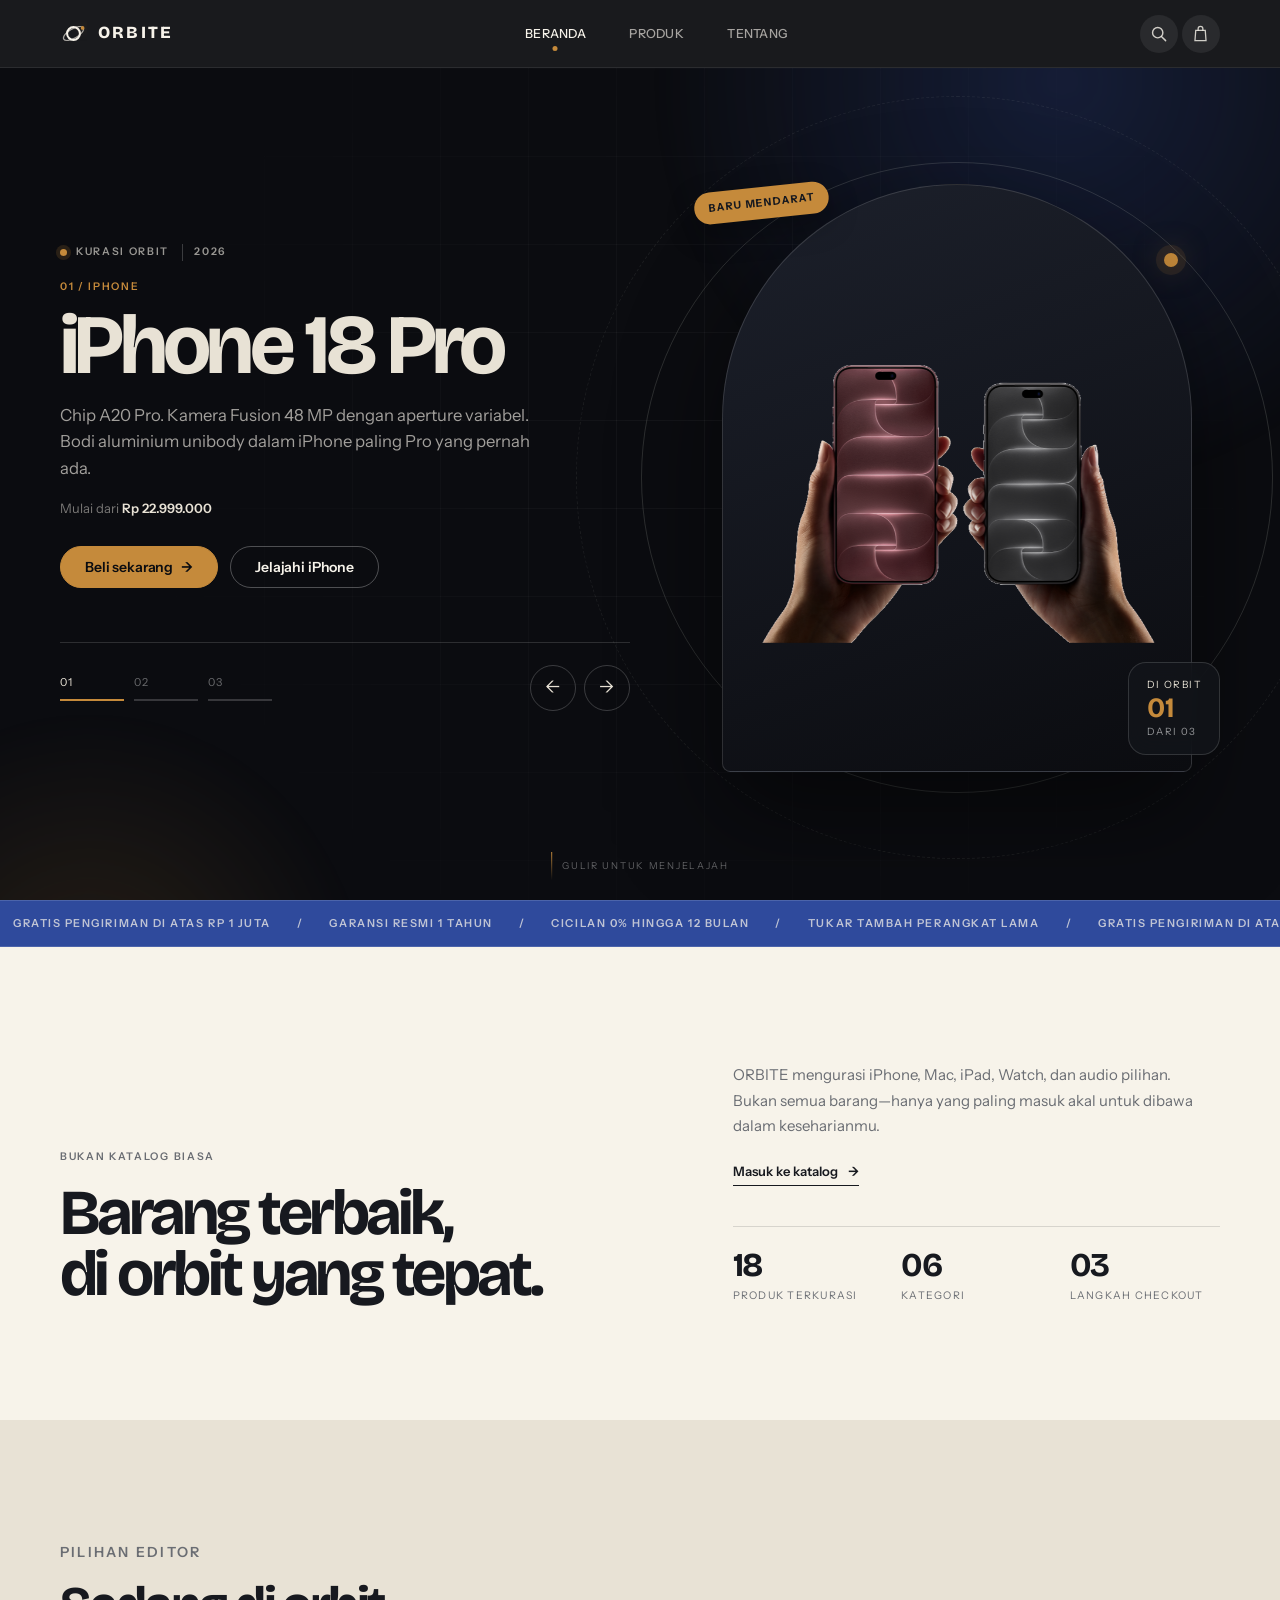
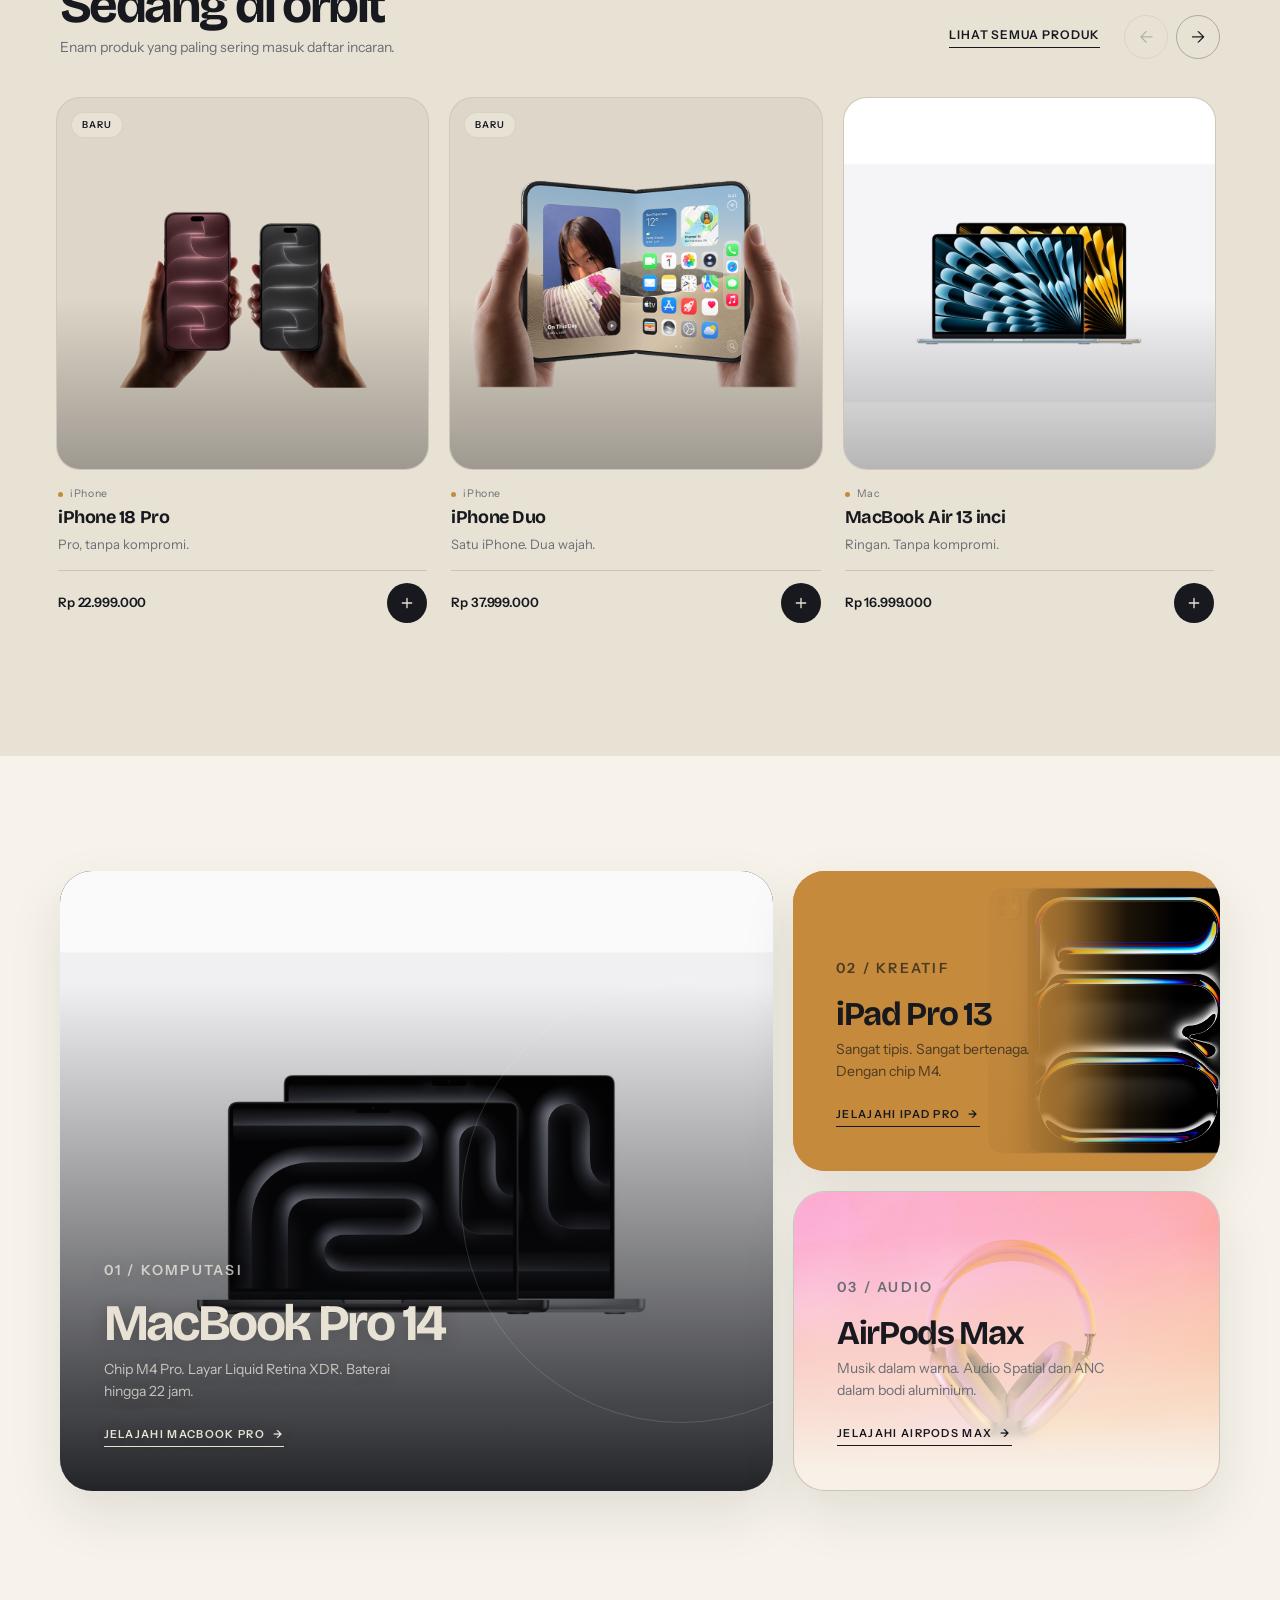
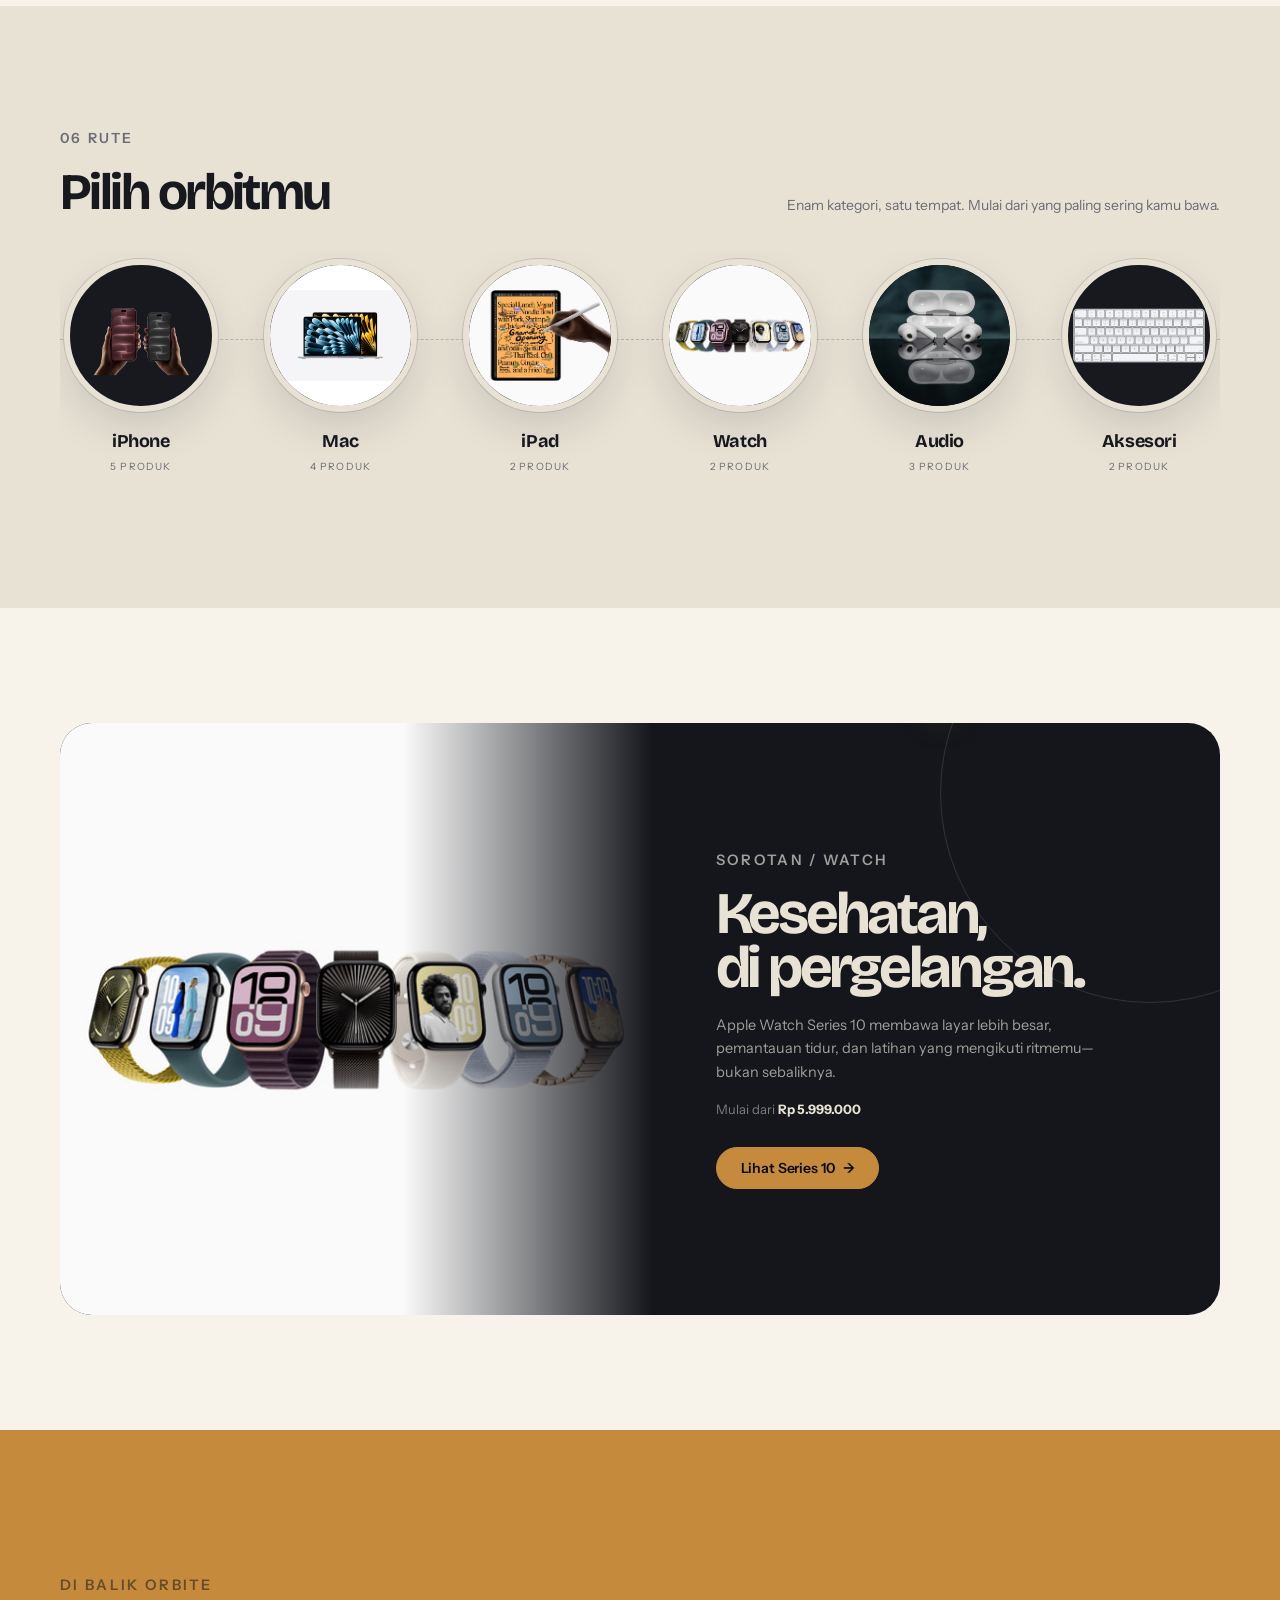
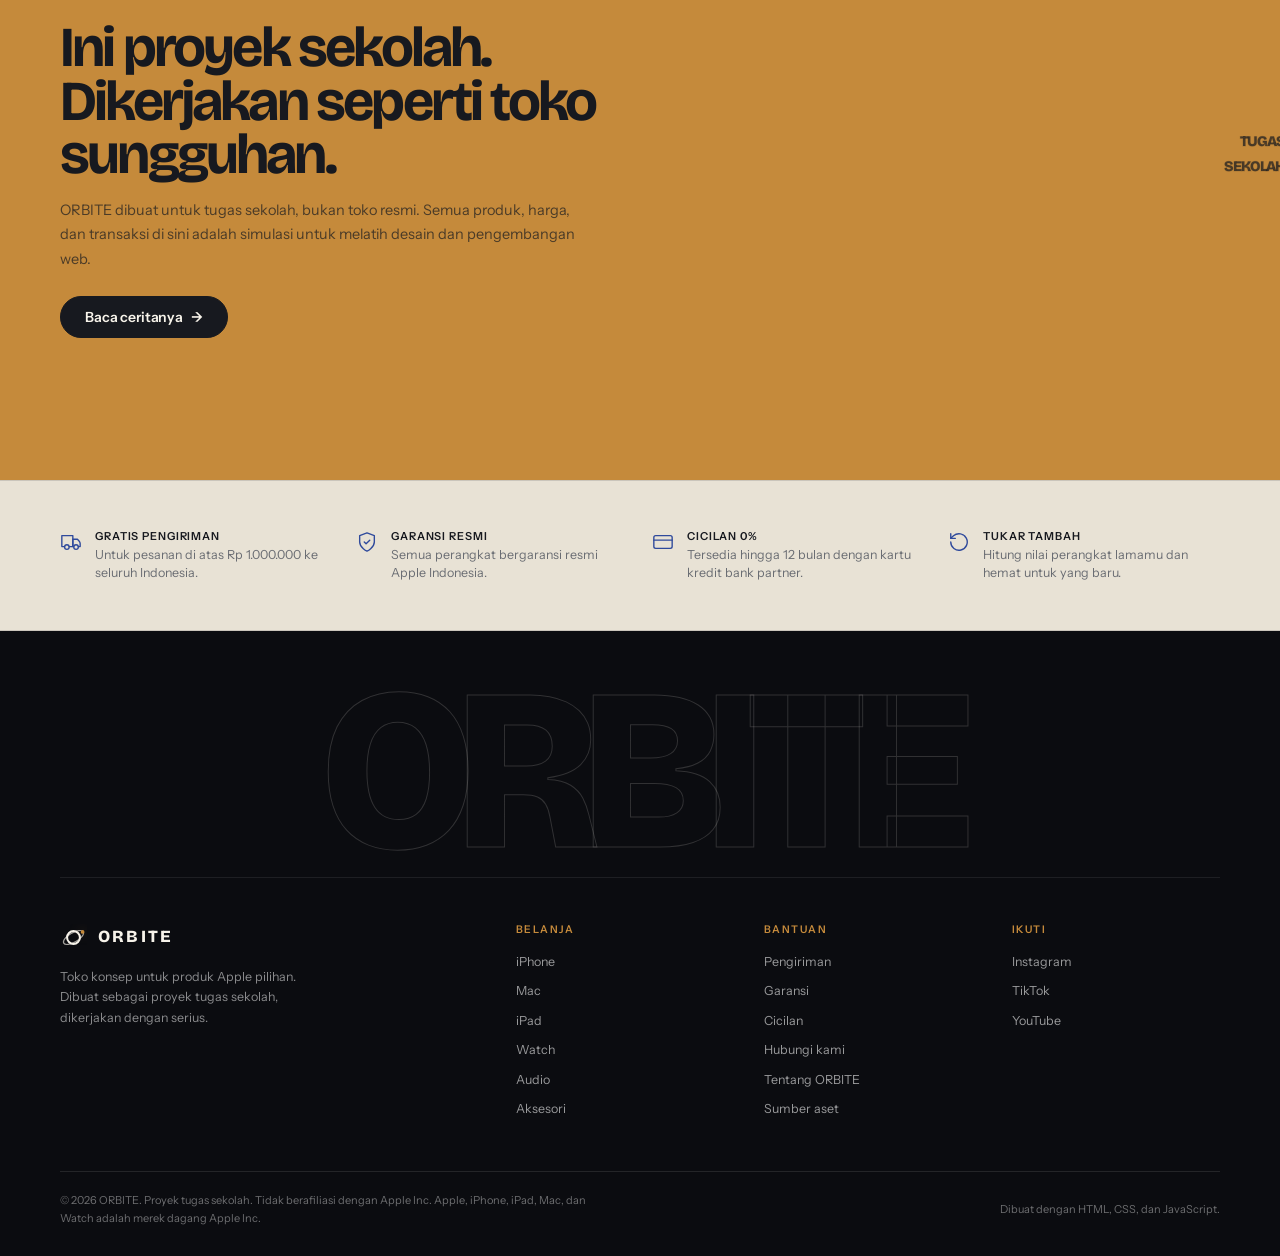
<file: index.html>
<!DOCTYPE html>
<html lang="id">

<head>
    <meta charset="UTF-8">
    <meta name="viewport" content="width=device-width, initial-scale=1.0">

    <title>ORBITE — Toko Konsep Apple</title>
    <meta name="description"
        content="ORBITE adalah proyek tugas sekolah berupa toko konsep untuk produk Apple pilihan: iPhone, Mac, iPad, Watch, dan audio. Dibuat dengan HTML, CSS, dan JavaScript.">

    <link rel="icon" type="image/svg+xml" href="assets/favicon.svg">
    <link rel="preconnect" href="https://fonts.googleapis.com">
    <link rel="preconnect" href="https://fonts.gstatic.com" crossorigin>
    <link
        href="https://fonts.googleapis.com/css2?family=Bricolage+Grotesque:opsz,wght@12..96,400..800&family=Instrument+Sans:wght@400;500;600&display=swap"
        rel="stylesheet">
    <link rel="stylesheet" href="css/style.css">

    <script src="js/products.js" defer></script>
    <script src="js/app.js" defer></script>
</head>

<body>

    <a class="skip-link" href="#main">Lewati ke konten utama</a>

    <!-- =====================================================
         NAVBAR
         ===================================================== -->
    <nav class="site-nav" aria-label="Navigasi utama">
        <div class="container nav-inner">

            <a class="brand" href="index.html" aria-label="ORBITE, kembali ke beranda">
                <svg class="brand-mark" viewBox="0 0 32 32" fill="none" aria-hidden="true"><circle cx="16" cy="16" r="7.6" stroke="currentColor" stroke-width="2.4" /><ellipse cx="16" cy="16" rx="13.4" ry="5.6" transform="rotate(-30 16 16)" stroke="currentColor" stroke-width="1.4" opacity="0.65" /><circle class="brand-sat" cx="26.8" cy="9.4" r="2.2" fill="#ffb800" /></svg>
                <span class="brand-word">ORBITE</span>
            </a>

            <div class="nav-links">
                <a href="index.html" data-nav="home">Beranda</a>
                <a href="products.html" data-nav="products">Produk</a>
                <a href="tentang.html" data-nav="tentang">Tentang</a>
            </div>

            <div class="nav-actions">
                <button class="icon-btn" type="button" data-search-open aria-label="Cari produk">
                    <svg viewBox="0 0 24 24" fill="none" stroke="currentColor" stroke-width="1.8"
                        stroke-linecap="round" aria-hidden="true">
                        <circle cx="11" cy="11" r="6.5" />
                        <path d="M16 16 21 21" />
                    </svg>
                </button>

                <a class="icon-btn" href="cart.html" aria-label="Keranjang belanja">
                    <svg viewBox="0 0 24 24" fill="none" stroke="currentColor" stroke-width="1.6"
                        aria-hidden="true">
                        <path d="M6 8h12l1 13H5L6 8z" />
                        <path d="M9 8V6a3 3 0 0 1 6 0v2" stroke-linecap="round" />
                    </svg>
                    <span class="cart-count" data-cart-count>0</span>
                </a>

                <button class="menu-toggle" type="button" aria-label="Buka menu" aria-expanded="false"
                    aria-controls="mobileMenu">
                    <span></span>
                    <span></span>
                </button>
            </div>

        </div>
    </nav>

    <!-- MOBILE MENU -->
    <div class="mobile-menu" id="mobileMenu">
        <a href="index.html" data-nav="home">Beranda <span>ORBITE</span></a>
        <a href="products.html" data-nav="products">Semua produk <span>18 produk</span></a>
        <a href="tentang.html" data-nav="tentang">Tentang <span>Proyek sekolah</span></a>
        <p class="mobile-note">Pilih kategori lewat filter di halaman Produk. Gratis pengiriman untuk pesanan di atas Rp 1.000.000.</p>
    </div>

    <!-- SEARCH OVERLAY -->
    <div class="search-overlay" id="searchOverlay" role="dialog" aria-modal="true" aria-label="Cari produk">
        <button class="search-close" type="button" aria-label="Tutup pencarian">
            <svg viewBox="0 0 24 24" fill="none" stroke="currentColor" stroke-width="1.8"
                stroke-linecap="round" aria-hidden="true">
                <path d="M6 6l12 12M18 6 6 18" />
            </svg>
        </button>
        <div class="search-panel">
            <div class="search-bar">
                <svg viewBox="0 0 24 24" fill="none" stroke="currentColor" stroke-width="1.8"
                    stroke-linecap="round" aria-hidden="true">
                    <circle cx="11" cy="11" r="6.5" />
                    <path d="M16 16 21 21" />
                </svg>
                <label class="sr-only" for="searchInput">Cari produk</label>
                <input id="searchInput" type="search" placeholder="Cari produk Apple..." autocomplete="off">
            </div>
            <p class="search-hint">Tekan Enter untuk melihat semua hasil, Esc untuk menutup.</p>
            <div class="search-results" id="searchResults"></div>
        </div>
    </div>

    <main id="main">

        <!-- =====================================================
             HERO SLIDER
             ===================================================== -->
        <section class="orbit-hero" data-hero aria-roledescription="carousel" aria-label="Sorotan produk ORBITE">
            <div class="hero-grid-lines" aria-hidden="true"></div>

            <div class="container orbit-hero-inner">
                <div class="orbit-hero-copy">
                    <p class="eyebrow eyebrow--light">
                        <span class="eyebrow-dot" aria-hidden="true"></span>
                        Kurasi orbit
                        <span>2026</span>
                    </p>

                    <h1 class="sr-only">ORBITE — toko konsep produk Apple pilihan</h1>

                    <div class="hero-slides">
                        <article class="hero-slide is-active" data-hero-slide aria-label="Sorotan 1 dari 3">
                            <p class="hero-index">01 / iPhone</p>
                            <h2>iPhone 18 Pro</h2>
                            <p class="hero-tagline">
                                Chip A20 Pro. Kamera Fusion 48 MP dengan aperture variabel.
                                Bodi aluminium unibody dalam iPhone paling Pro yang pernah ada.
                            </p>
                            <p class="hero-price">Mulai dari <strong>Rp 22.999.000</strong></p>
                            <div class="hero-actions">
                                <a class="btn btn--amber" href="product.html?id=iphone-18-pro">
                                    Beli sekarang <span aria-hidden="true">&rarr;</span>
                                </a>
                                <a class="btn btn--ghost" href="products.html?category=iphone">Jelajahi iPhone</a>
                            </div>
                        </article>

                        <article class="hero-slide" data-hero-slide aria-label="Sorotan 2 dari 3" aria-hidden="true">
                            <p class="hero-index">02 / iPhone</p>
                            <h2>iPhone Duo</h2>
                            <p class="hero-tagline">
                                iPhone lipat pertama Apple. Layar dalam 7,6 inci, bodi titanium,
                                dan A20 Pro untuk dua sisi pengalaman yang sama sekali baru.
                            </p>
                            <p class="hero-price">Mulai dari <strong>Rp 37.999.000</strong></p>
                            <div class="hero-actions">
                                <a class="btn btn--amber" href="product.html?id=iphone-duo">
                                    Beli sekarang <span aria-hidden="true">&rarr;</span>
                                </a>
                                <a class="btn btn--ghost" href="products.html?category=iphone">Jelajahi iPhone</a>
                            </div>
                        </article>

                        <article class="hero-slide" data-hero-slide aria-label="Sorotan 3 dari 3" aria-hidden="true">
                            <p class="hero-index">03 / iPad</p>
                            <h2>iPad Pro 13</h2>
                            <p class="hero-tagline">
                                Sangat tipis. Sangat bertenaga. Chip M4, layar Ultra Retina XDR,
                                dan Apple Pencil Pro untuk ide yang bergerak cepat.
                            </p>
                            <p class="hero-price">Mulai dari <strong>Rp 19.999.000</strong></p>
                            <div class="hero-actions">
                                <a class="btn btn--amber" href="product.html?id=ipad-pro">
                                    Beli sekarang <span aria-hidden="true">&rarr;</span>
                                </a>
                                <a class="btn btn--ghost" href="products.html?category=ipad">Jelajahi iPad</a>
                            </div>
                        </article>
                    </div>

                    <div class="hero-footer">
                        <div class="hero-dots" aria-label="Pilih sorotan">
                            <button class="hero-dot is-active" type="button" data-hero-dot="0"
                                aria-label="Sorotan 1: iPhone 18 Pro" aria-pressed="true">
                                <span class="hero-dot-num">01</span>
                                <span class="hero-dot-line" aria-hidden="true"></span>
                            </button>
                            <button class="hero-dot" type="button" data-hero-dot="1"
                                aria-label="Sorotan 2: iPhone Duo" aria-pressed="false">
                                <span class="hero-dot-num">02</span>
                                <span class="hero-dot-line" aria-hidden="true"></span>
                            </button>
                            <button class="hero-dot" type="button" data-hero-dot="2"
                                aria-label="Sorotan 3: iPad Pro 13" aria-pressed="false">
                                <span class="hero-dot-num">03</span>
                                <span class="hero-dot-line" aria-hidden="true"></span>
                            </button>
                        </div>

                        <div class="hero-arrows">
                            <button class="hero-arrow" type="button" data-hero-prev aria-label="Sorotan sebelumnya">
                                &larr;
                            </button>
                            <button class="hero-arrow" type="button" data-hero-next aria-label="Sorotan berikutnya">
                                &rarr;
                            </button>
                        </div>
                    </div>
                </div>

                <div class="orbit-hero-stage">
                    <span class="hero-float">Baru mendarat</span>

                    <div class="hero-arch">
                        <div class="hero-media-slide is-active" data-hero-media>
                            <img src="assets/img/iphone-18-pro.png" alt="iPhone 18 Pro dalam warna Burgundy dan Black"
                                width="1000" height="1000" fetchpriority="high">
                        </div>
                        <div class="hero-media-slide" data-hero-media aria-hidden="true">
                            <img src="assets/img/iphone-duo.png" alt="iPhone Duo dalam warna Night Sky dan Star White"
                                width="1000" height="1000">
                        </div>
                        <div class="hero-media-slide hero-media-slide--contain" data-hero-media aria-hidden="true">
                            <img src="assets/img/ipad-pro-hero.png" alt="iPad Pro 13 inci warna Space Black"
                                width="1000" height="1250">
                        </div>
                    </div>

                    <div class="hero-stage-note">
                        <span class="hero-stage-note-label">Di orbit</span>
                        <strong data-hero-counter>01</strong>
                        <span>dari 03</span>
                    </div>

                    <span class="hero-ring hero-ring--one" aria-hidden="true"></span>
                    <span class="hero-ring hero-ring--two" aria-hidden="true"></span>
                    <span class="hero-sat" aria-hidden="true"></span>
                </div>
            </div>

            <div class="hero-scroll" aria-hidden="true"><span></span> Gulir untuk menjelajah</div>
        </section>

        <!-- =====================================================
             TICKER
             ===================================================== -->
        <div class="ticker" aria-hidden="true">
            <div class="ticker-track">
                <div class="ticker-group">
                    <span>Gratis pengiriman di atas Rp 1 juta</span>
                    <span class="ticker-sep">/</span>
                    <span>Garansi resmi 1 tahun</span>
                    <span class="ticker-sep">/</span>
                    <span>Cicilan 0% hingga 12 bulan</span>
                    <span class="ticker-sep">/</span>
                    <span>Tukar tambah perangkat lama</span>
                    <span class="ticker-sep">/</span>
                </div>
                <div class="ticker-group">
                    <span>Gratis pengiriman di atas Rp 1 juta</span>
                    <span class="ticker-sep">/</span>
                    <span>Garansi resmi 1 tahun</span>
                    <span class="ticker-sep">/</span>
                    <span>Cicilan 0% hingga 12 bulan</span>
                    <span class="ticker-sep">/</span>
                    <span>Tukar tambah perangkat lama</span>
                    <span class="ticker-sep">/</span>
                </div>
            </div>
        </div>

        <!-- =====================================================
             INTRO
             ===================================================== -->
        <section class="intro-section section">
            <div class="container intro-grid">
                <div class="intro-copy">
                    <p class="eyebrow">Bukan katalog biasa</p>
                    <h2>Barang terbaik,<br>di orbit yang tepat.</h2>
                </div>

                <div class="intro-side">
                    <p>
                        ORBITE mengurasi iPhone, Mac, iPad, Watch, dan audio pilihan.
                        Bukan semua barang—hanya yang paling masuk akal untuk dibawa
                        dalam keseharianmu.
                    </p>
                    <a class="link-arrow" href="products.html">
                        Masuk ke katalog <span aria-hidden="true">&rarr;</span>
                    </a>

                    <dl class="intro-stats">
                        <div>
                            <dt>18</dt>
                            <dd>produk terkurasi</dd>
                        </div>
                        <div>
                            <dt>06</dt>
                            <dd>kategori</dd>
                        </div>
                        <div>
                            <dt>03</dt>
                            <dd>langkah checkout</dd>
                        </div>
                    </dl>
                </div>
            </div>
        </section>

        <!-- =====================================================
             PRODUCT RAIL
             ===================================================== -->
        <section class="section rail-section" aria-labelledby="rail-title">
            <div class="container">
                <div class="section-head">
                    <div>
                        <p class="eyebrow">Pilihan editor</p>
                        <h2 id="rail-title">Sedang di orbit</h2>
                        <p>Enam produk yang paling sering masuk daftar incaran.</p>
                    </div>

                    <div class="rail-head-actions">
                        <a class="link-more" href="products.html">Lihat semua produk</a>
                        <div class="rail-controls" data-rail-controls="featuredGrid">
                            <button class="rail-btn" type="button" data-rail-prev aria-label="Geser produk ke kiri">
                                &larr;
                            </button>
                            <button class="rail-btn" type="button" data-rail-next aria-label="Geser produk ke kanan">
                                &rarr;
                            </button>
                        </div>
                    </div>
                </div>

                <div class="product-rail" id="featuredGrid" data-rail></div>

                <noscript>
                    <p>Aktifkan JavaScript untuk melihat produk unggulan.</p>
                </noscript>
            </div>
        </section>

        <!-- =====================================================
             DUO EDITORIAL
             ===================================================== -->
        <section class="section duo-section" aria-label="Sorotan pilihan">
            <div class="container">
                <div class="duo-grid">

                    <a class="duo-card duo-card--dark" href="product.html?id=macbook-pro-14">
                        <div class="duo-copy">
                            <p class="eyebrow eyebrow--light">01 / Komputasi</p>
                            <h2>MacBook Pro 14</h2>
                            <p>Chip M4 Pro. Layar Liquid Retina XDR. Baterai hingga 22 jam.</p>
                            <span class="duo-link">Jelajahi MacBook Pro <span aria-hidden="true">&rarr;</span></span>
                        </div>
                        <img src="assets/img/macbook-pro.jpg" alt="MacBook Pro 14 inci dengan pencahayaan ungu"
                            loading="lazy">
                        <span class="duo-orbit" aria-hidden="true"></span>
                    </a>

                    <div class="duo-stack">
                        <a class="duo-card duo-card--amber" href="product.html?id=ipad-pro">
                            <div class="duo-copy">
                                <p class="eyebrow">02 / Kreatif</p>
                                <h3>iPad Pro 13</h3>
                                <p>Sangat tipis. Sangat bertenaga. Dengan chip M4.</p>
                                <span class="duo-link">Jelajahi iPad Pro <span aria-hidden="true">&rarr;</span></span>
                            </div>
                            <img src="assets/img/ipad-pro-duo.png" alt="iPad Pro 13 inci warna Space Black"
                                width="1600" height="1125" loading="lazy">
                        </a>

                        <a class="duo-card duo-card--light" href="product.html?id=airpods-max">
                            <div class="duo-copy">
                                <p class="eyebrow">03 / Audio</p>
                                <h3>AirPods Max</h3>
                                <p>Musik dalam warna. Audio Spatial dan ANC dalam bodi aluminium.</p>
                                <span class="duo-link">Jelajahi AirPods Max <span aria-hidden="true">&rarr;</span></span>
                            </div>
                            <img src="assets/img/airpods-max.jpg" alt="AirPods Max warna pink di atas latar gradasi"
                                loading="lazy">
                        </a>
                    </div>

                </div>
            </div>
        </section>

        <!-- =====================================================
             ORBIT CATEGORIES
             ===================================================== -->
        <section class="orbit-categories section" aria-labelledby="orbit-cat-title">
            <div class="container">
                <div class="section-head">
                    <div>
                        <p class="eyebrow">06 rute</p>
                        <h2 id="orbit-cat-title">Pilih orbitmu</h2>
                    </div>
                    <p class="section-head-note">
                        Enam kategori, satu tempat. Mulai dari yang paling sering kamu bawa.
                    </p>
                </div>

                <div class="orbit-belt-wrap">
                    <div class="orbit-belt" id="categoryList"></div>
                </div>
            </div>
        </section>

        <!-- =====================================================
             MISSION SPOTLIGHT
             ===================================================== -->
        <section class="section mission-section" aria-labelledby="mission-title">
            <div class="container">
                <div class="mission-card">
                    <div class="mission-media">
                        <img src="assets/img/watch-series.jpg" alt="Apple Watch Series 10 dalam berbagai warna dan strap"
                            loading="lazy">
                    </div>

                    <div class="mission-copy">
                        <p class="eyebrow eyebrow--light">Sorotan / Watch</p>
                        <h2 id="mission-title">Kesehatan,<br>di pergelangan.</h2>
                        <p>
                            Apple Watch Series 10 membawa layar lebih besar, pemantauan
                            tidur, dan latihan yang mengikuti ritmemu—bukan sebaliknya.
                        </p>
                        <p class="mission-price">Mulai dari <strong>Rp 5.999.000</strong></p>
                        <a class="btn btn--amber" href="product.html?id=apple-watch-10">
                            Lihat Series 10 <span aria-hidden="true">&rarr;</span>
                        </a>
                    </div>

                    <span class="mission-orbit" aria-hidden="true"></span>
                </div>
            </div>
        </section>

        <!-- =====================================================
             ABOUT TEASER
             ===================================================== -->
        <section class="section about-teaser">
            <div class="container about-teaser-inner">
                <p class="about-ghost" aria-hidden="true">TUGAS<br>SEKOLAH</p>

                <div class="about-teaser-copy">
                    <p class="eyebrow">Di balik ORBITE</p>
                    <h2>Ini proyek sekolah. Dikerjakan seperti toko sungguhan.</h2>
                    <p>
                        ORBITE dibuat untuk tugas sekolah, bukan toko resmi. Semua produk,
                        harga, dan transaksi di sini adalah simulasi untuk melatih desain
                        dan pengembangan web.
                    </p>
                    <a class="btn btn--dark" href="tentang.html">
                        Baca ceritanya <span aria-hidden="true">&rarr;</span>
                    </a>
                </div>
            </div>
        </section>

        <!-- =====================================================
             LAYANAN
             ===================================================== -->
        <section class="values" id="layanan" aria-label="Layanan ORBITE">
            <div class="container values-grid">

                <div class="value">
                    <svg viewBox="0 0 24 24" fill="none" stroke="currentColor" stroke-width="1.5"
                        stroke-linecap="round" stroke-linejoin="round" aria-hidden="true">
                        <path d="M10 17h4V5H2v12h3" />
                        <path d="M20 17h2v-3.3a4 4 0 0 0-1.2-2.8L19 9h-5v8h1" />
                        <circle cx="7.5" cy="17.5" r="2.5" />
                        <circle cx="17.5" cy="17.5" r="2.5" />
                    </svg>
                    <div>
                        <h3>Gratis pengiriman</h3>
                        <p>Untuk pesanan di atas Rp 1.000.000 ke seluruh Indonesia.</p>
                    </div>
                </div>

                <div class="value">
                    <svg viewBox="0 0 24 24" fill="none" stroke="currentColor" stroke-width="1.5"
                        stroke-linecap="round" stroke-linejoin="round" aria-hidden="true">
                        <path d="M12 22s8-4 8-10V5l-8-3-8 3v7c0 6 8 10 8 10z" />
                        <path d="m9 12 2 2 4-4" />
                    </svg>
                    <div>
                        <h3>Garansi resmi</h3>
                        <p>Semua perangkat bergaransi resmi Apple Indonesia.</p>
                    </div>
                </div>

                <div class="value">
                    <svg viewBox="0 0 24 24" fill="none" stroke="currentColor" stroke-width="1.5"
                        stroke-linecap="round" stroke-linejoin="round" aria-hidden="true">
                        <rect x="2" y="5" width="20" height="14" rx="2" />
                        <path d="M2 10h20" />
                    </svg>
                    <div>
                        <h3>Cicilan 0%</h3>
                        <p>Tersedia hingga 12 bulan dengan kartu kredit bank partner.</p>
                    </div>
                </div>

                <div class="value">
                    <svg viewBox="0 0 24 24" fill="none" stroke="currentColor" stroke-width="1.5"
                        stroke-linecap="round" stroke-linejoin="round" aria-hidden="true">
                        <path d="M3 12a9 9 0 1 0 3-6.7L3 8" />
                        <path d="M3 3v5h5" />
                    </svg>
                    <div>
                        <h3>Tukar tambah</h3>
                        <p>Hitung nilai perangkat lamamu dan hemat untuk yang baru.</p>
                    </div>
                </div>

            </div>
        </section>

    </main>

    <!-- =====================================================
         FOOTER
         ===================================================== -->
    <footer class="site-footer">
        <div class="footer-wordmark" aria-hidden="true">ORBITE</div>
        <div class="container">
            <div class="footer-grid">

                <div class="footer-brand">
                    <a class="brand" href="index.html" aria-label="ORBITE, kembali ke beranda">
                        <svg class="brand-mark" viewBox="0 0 32 32" fill="none" aria-hidden="true"><circle cx="16" cy="16" r="7.6" stroke="currentColor" stroke-width="2.4" /><ellipse cx="16" cy="16" rx="13.4" ry="5.6" transform="rotate(-30 16 16)" stroke="currentColor" stroke-width="1.4" opacity="0.65" /><circle class="brand-sat" cx="26.8" cy="9.4" r="2.2" fill="#ffb800" /></svg>
                        <span class="brand-word">ORBITE</span>
                    </a>
                    <p>Toko konsep untuk produk Apple pilihan. Dibuat sebagai proyek tugas sekolah, dikerjakan dengan
                        serius.</p>
                </div>

                <div class="footer-col">
                    <h3>Belanja</h3>
                    <a href="products.html?category=iphone">iPhone</a>
                    <a href="products.html?category=mac">Mac</a>
                    <a href="products.html?category=ipad">iPad</a>
                    <a href="products.html?category=watch">Watch</a>
                    <a href="products.html?category=audio">Audio</a>
                    <a href="products.html?category=aksesori">Aksesori</a>
                </div>

                <div class="footer-col">
                    <h3>Bantuan</h3>
                    <a href="index.html#layanan">Pengiriman</a>
                    <a href="index.html#layanan">Garansi</a>
                    <a href="index.html#layanan">Cicilan</a>
                    <a href="mailto:halo@orbite.example">Hubungi kami</a>
                    <a href="tentang.html">Tentang ORBITE</a>
                    <a href="tentang.html#sumber">Sumber aset</a>
                </div>

                <div class="footer-col">
                    <h3>Ikuti</h3>
                    <a href="https://instagram.com" target="_blank" rel="noopener">Instagram</a>
                    <a href="https://tiktok.com" target="_blank" rel="noopener">TikTok</a>
                    <a href="https://youtube.com" target="_blank" rel="noopener">YouTube</a>
                </div>

            </div>

            <div class="footer-bottom">
                <p>© <span data-year>2026</span> ORBITE. Proyek tugas sekolah. Tidak berafiliasi dengan Apple Inc.
                    Apple, iPhone, iPad, Mac, dan Watch adalah merek dagang Apple Inc.</p>
                <p>Dibuat dengan HTML, CSS, dan JavaScript.</p>
            </div>
        </div>
    </footer>

</body>

</html>
</file>
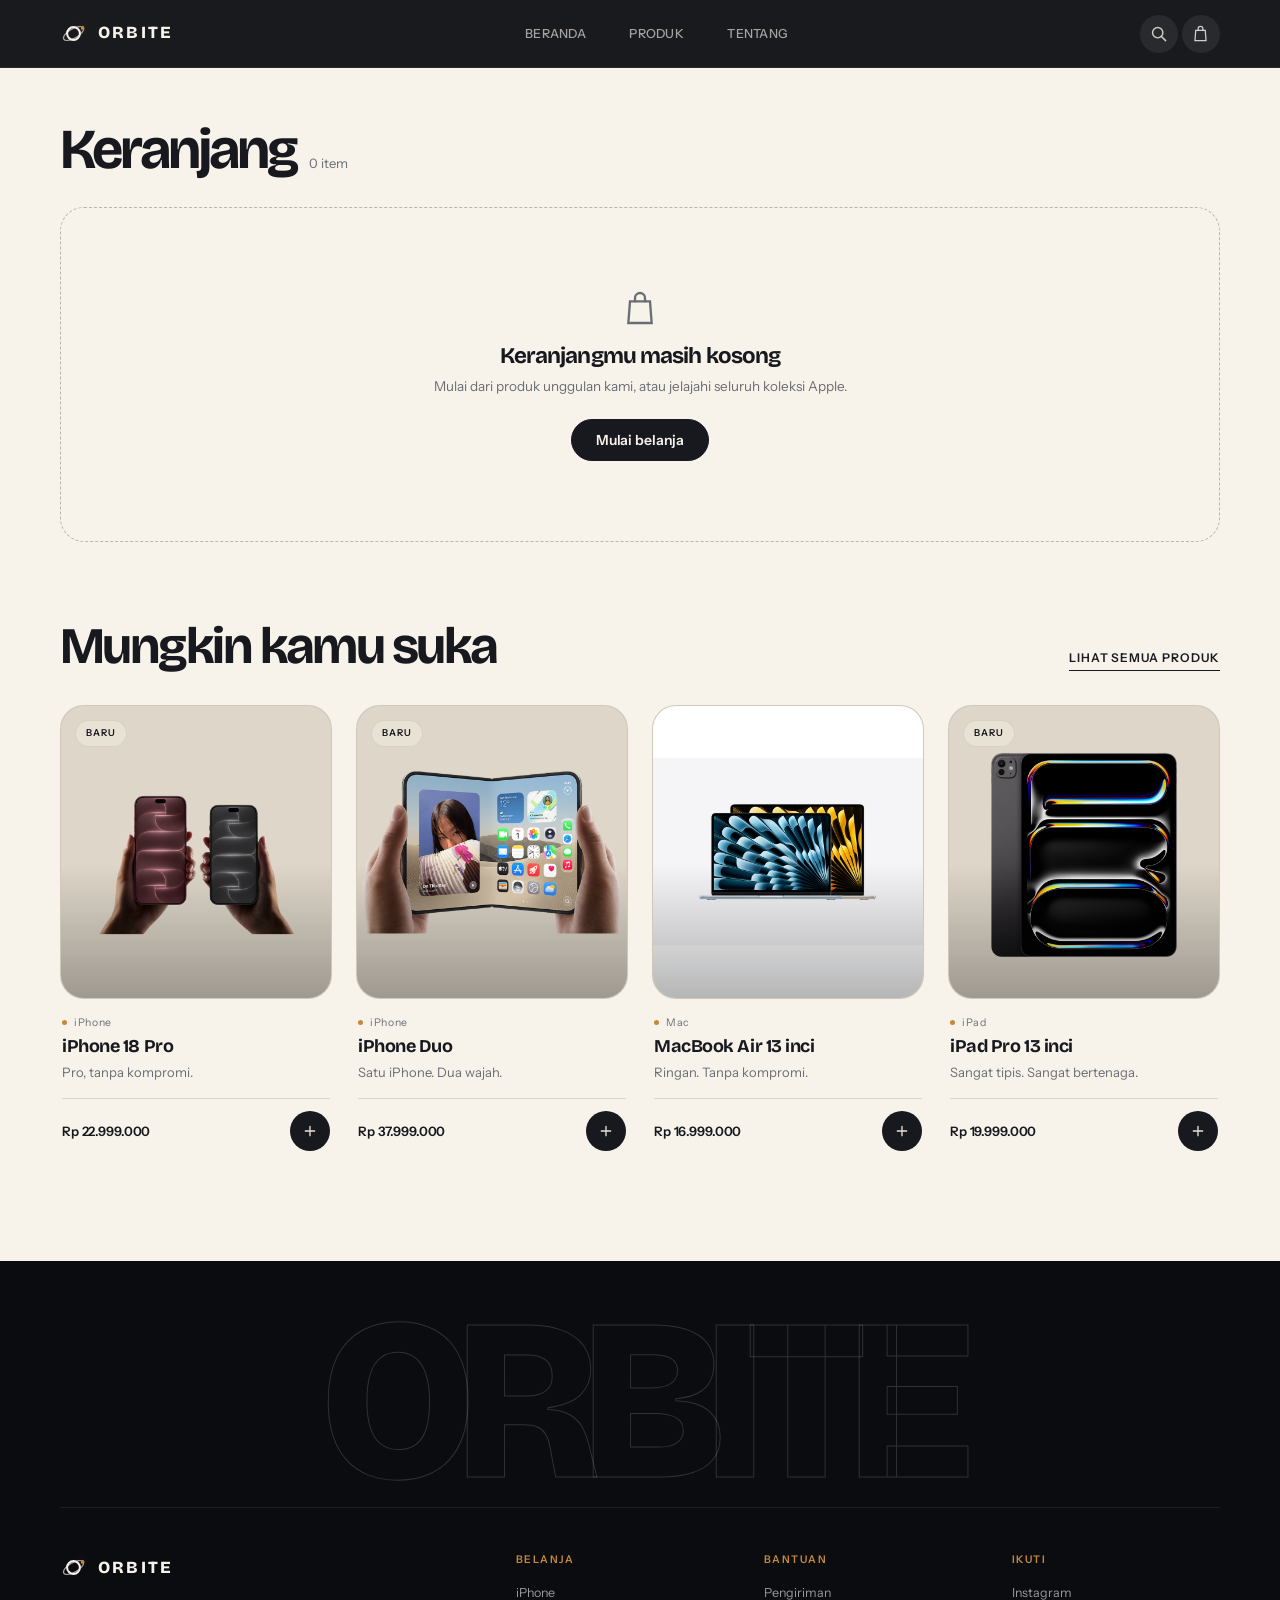
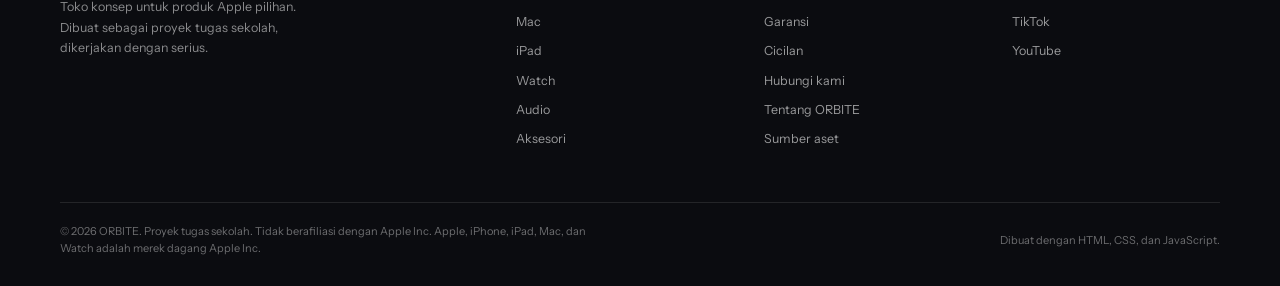
<file: cart.html>
<!DOCTYPE html>
<html lang="id">

<head>
    <meta charset="UTF-8">
    <meta name="viewport" content="width=device-width, initial-scale=1.0">

    <title>Keranjang — ORBITE</title>
    <meta name="description" content="Keranjang belanja ORBITE. Periksa produk pilihanmu sebelum melanjutkan ke checkout.">

    <link rel="icon" type="image/svg+xml" href="assets/favicon.svg">
    <link rel="preconnect" href="https://fonts.googleapis.com">
    <link rel="preconnect" href="https://fonts.gstatic.com" crossorigin>
    <link
        href="https://fonts.googleapis.com/css2?family=Bricolage+Grotesque:opsz,wght@12..96,400..800&family=Instrument+Sans:wght@400;500;600&display=swap"
        rel="stylesheet">
    <link rel="stylesheet" href="css/style.css">

    <script src="js/products.js" defer></script>
    <script src="js/app.js" defer></script>
</head>

<body>

    <a class="skip-link" href="#main">Lewati ke konten utama</a>

    <nav class="site-nav" aria-label="Navigasi utama">
        <div class="container nav-inner">

            <a class="brand" href="index.html" aria-label="ORBITE, kembali ke beranda">
                <svg class="brand-mark" viewBox="0 0 32 32" fill="none" aria-hidden="true"><circle cx="16" cy="16" r="7.6" stroke="currentColor" stroke-width="2.4" /><ellipse cx="16" cy="16" rx="13.4" ry="5.6" transform="rotate(-30 16 16)" stroke="currentColor" stroke-width="1.4" opacity="0.65" /><circle class="brand-sat" cx="26.8" cy="9.4" r="2.2" fill="#ffb800" /></svg>
                <span class="brand-word">ORBITE</span>
            </a>

            <div class="nav-links">
                <a href="index.html" data-nav="home">Beranda</a>
                <a href="products.html" data-nav="products">Produk</a>
                <a href="tentang.html" data-nav="tentang">Tentang</a>
            </div>

            <div class="nav-actions">
                <button class="icon-btn" type="button" data-search-open aria-label="Cari produk">
                    <svg viewBox="0 0 24 24" fill="none" stroke="currentColor" stroke-width="1.8"
                        stroke-linecap="round" aria-hidden="true">
                        <circle cx="11" cy="11" r="6.5" />
                        <path d="M16 16 21 21" />
                    </svg>
                </button>

                <a class="icon-btn" href="cart.html" aria-label="Keranjang belanja">
                    <svg viewBox="0 0 24 24" fill="none" stroke="currentColor" stroke-width="1.6"
                        aria-hidden="true">
                        <path d="M6 8h12l1 13H5L6 8z" />
                        <path d="M9 8V6a3 3 0 0 1 6 0v2" stroke-linecap="round" />
                    </svg>
                    <span class="cart-count" data-cart-count>0</span>
                </a>

                <button class="menu-toggle" type="button" aria-label="Buka menu" aria-expanded="false"
                    aria-controls="mobileMenu">
                    <span></span>
                    <span></span>
                </button>
            </div>

        </div>
    </nav>

    <div class="mobile-menu" id="mobileMenu">
        <a href="index.html" data-nav="home">Beranda <span>ORBITE</span></a>
        <a href="products.html" data-nav="products">Semua produk <span>18 produk</span></a>
        <a href="tentang.html" data-nav="tentang">Tentang <span>Proyek sekolah</span></a>
        <p class="mobile-note">Pilih kategori lewat filter di halaman Produk. Gratis pengiriman untuk pesanan di atas Rp 1.000.000.</p>
    </div>

    <div class="search-overlay" id="searchOverlay" role="dialog" aria-modal="true" aria-label="Cari produk">
        <button class="search-close" type="button" aria-label="Tutup pencarian">
            <svg viewBox="0 0 24 24" fill="none" stroke="currentColor" stroke-width="1.8"
                stroke-linecap="round" aria-hidden="true">
                <path d="M6 6l12 12M18 6 6 18" />
            </svg>
        </button>
        <div class="search-panel">
            <div class="search-bar">
                <svg viewBox="0 0 24 24" fill="none" stroke="currentColor" stroke-width="1.8"
                    stroke-linecap="round" aria-hidden="true">
                    <circle cx="11" cy="11" r="6.5" />
                    <path d="M16 16 21 21" />
                </svg>
                <label class="sr-only" for="searchInput">Cari produk</label>
                <input id="searchInput" type="search" placeholder="Cari produk Apple..." autocomplete="off">
            </div>
            <p class="search-hint">Tekan Enter untuk melihat semua hasil, Esc untuk menutup.</p>
            <div class="search-results" id="searchResults"></div>
        </div>
    </div>

    <main id="main" class="container cart-page">

        <div class="page-title">
            <h1>Keranjang</h1>
            <span id="cartItemCount">0 item</span>
        </div>

        <div class="cart-layout" id="cartLayout" hidden>

            <div class="cart-items" id="cartItems"></div>

            <aside class="cart-summary" aria-label="Ringkasan pesanan">
                <h2>Ringkasan pesanan</h2>

                <div class="shipping-progress">
                    <p id="progressText"></p>
                    <div class="progress-track">
                        <div class="progress-fill" id="progressFill"></div>
                    </div>
                </div>

                <div class="summary-row">
                    <span>Subtotal</span>
                    <strong id="summarySubtotal"></strong>
                </div>
                <div class="summary-row">
                    <span>Pengiriman</span>
                    <strong id="summaryShipping"></strong>
                </div>

                <div class="summary-total">
                    <span>Total</span>
                    <span class="amount" id="summaryTotal"></span>
                </div>

                <a class="btn btn--primary btn--block btn--lg" href="checkout.html">Lanjut ke checkout</a>
                <a class="keep-shopping" href="products.html">Lanjut belanja</a>

                <p class="summary-note">Harga sudah termasuk PPN. Gratis pengiriman untuk pesanan di atas Rp
                    1.000.000.</p>
            </aside>

        </div>

        <div class="empty-state" id="cartEmpty" hidden>
            <svg viewBox="0 0 24 24" fill="none" stroke="currentColor" stroke-width="1.4"
                aria-hidden="true">
                <path d="M6 8h12l1 13H5L6 8z" />
                <path d="M9 8V6a3 3 0 0 1 6 0v2" stroke-linecap="round" />
            </svg>
            <h2>Keranjangmu masih kosong</h2>
            <p>Mulai dari produk unggulan kami, atau jelajahi seluruh koleksi Apple.</p>
            <a class="btn btn--dark" href="products.html">Mulai belanja</a>
        </div>

        <noscript>
            <p>Aktifkan JavaScript untuk menggunakan keranjang belanja.</p>
        </noscript>

        <section class="recommended">
            <div class="section-head">
                <h2>Mungkin kamu suka</h2>
                <a class="link-more" href="products.html">Lihat semua produk</a>
            </div>
            <div class="product-grid" id="recommendedGrid"></div>
        </section>

    </main>

    <footer class="site-footer">
        <div class="footer-wordmark" aria-hidden="true">ORBITE</div>
        <div class="container">
            <div class="footer-grid">

                <div class="footer-brand">
                    <a class="brand" href="index.html" aria-label="ORBITE, kembali ke beranda">
                        <svg class="brand-mark" viewBox="0 0 32 32" fill="none" aria-hidden="true"><circle cx="16" cy="16" r="7.6" stroke="currentColor" stroke-width="2.4" /><ellipse cx="16" cy="16" rx="13.4" ry="5.6" transform="rotate(-30 16 16)" stroke="currentColor" stroke-width="1.4" opacity="0.65" /><circle class="brand-sat" cx="26.8" cy="9.4" r="2.2" fill="#ffb800" /></svg>
                        <span class="brand-word">ORBITE</span>
                    </a>
                    <p>Toko konsep untuk produk Apple pilihan. Dibuat sebagai proyek tugas sekolah, dikerjakan dengan serius.</p>
                </div>

                <div class="footer-col">
                    <h3>Belanja</h3>
                    <a href="products.html?category=iphone">iPhone</a>
                    <a href="products.html?category=mac">Mac</a>
                    <a href="products.html?category=ipad">iPad</a>
                    <a href="products.html?category=watch">Watch</a>
                    <a href="products.html?category=audio">Audio</a>
                    <a href="products.html?category=aksesori">Aksesori</a>
                </div>

                <div class="footer-col">
                    <h3>Bantuan</h3>
                    <a href="index.html#layanan">Pengiriman</a>
                    <a href="index.html#layanan">Garansi</a>
                    <a href="index.html#layanan">Cicilan</a>
                    <a href="mailto:halo@orbite.example">Hubungi kami</a>
                    <a href="tentang.html">Tentang ORBITE</a>
                    <a href="tentang.html#sumber">Sumber aset</a>
                </div>

                <div class="footer-col">
                    <h3>Ikuti</h3>
                    <a href="https://instagram.com" target="_blank" rel="noopener">Instagram</a>
                    <a href="https://tiktok.com" target="_blank" rel="noopener">TikTok</a>
                    <a href="https://youtube.com" target="_blank" rel="noopener">YouTube</a>
                </div>

            </div>

            <div class="footer-bottom">
                <p>© <span data-year>2026</span> ORBITE. Proyek tugas sekolah. Tidak berafiliasi dengan Apple Inc. Apple, iPhone, iPad, Mac, dan Watch adalah merek dagang Apple Inc.</p>
                <p>Dibuat dengan HTML, CSS, dan JavaScript.</p>
            </div>
        </div>
    </footer>

</body>

</html>
</file>
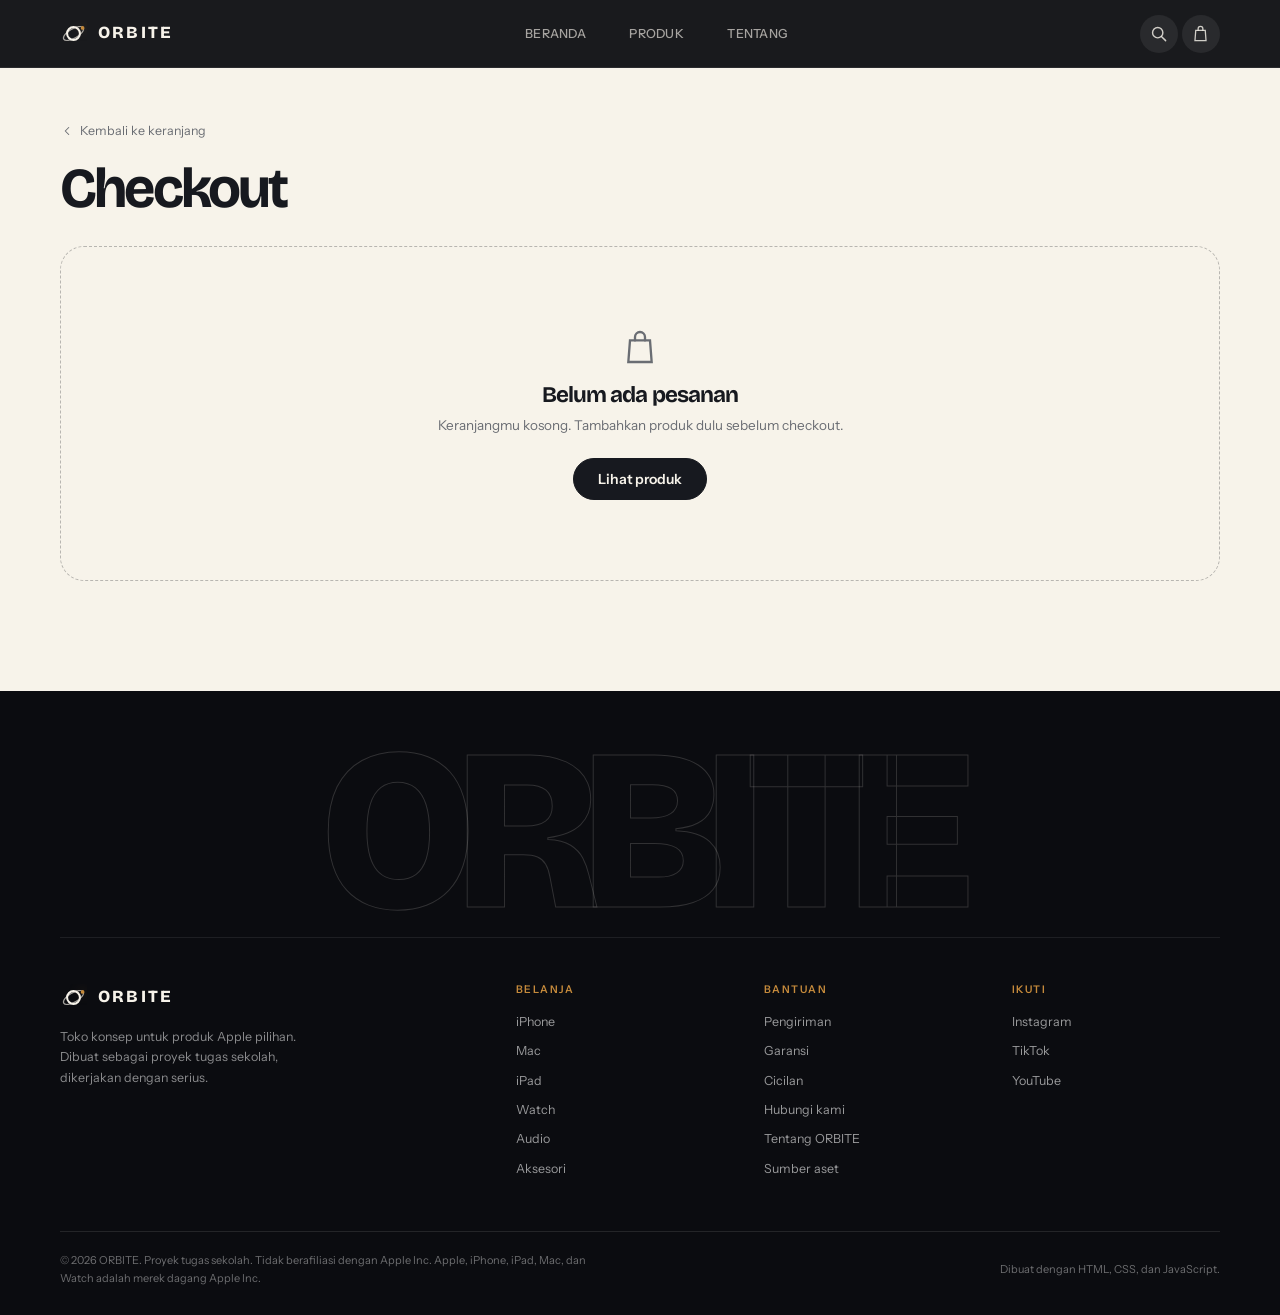
<file: checkout.html>
<!DOCTYPE html>
<html lang="id">

<head>
    <meta charset="UTF-8">
    <meta name="viewport" content="width=device-width, initial-scale=1.0">

    <title>Checkout — ORBITE</title>
    <meta name="description" content="Selesaikan pesananmu di ORBITE. Checkout simulasi untuk tugas sekolah.">

    <link rel="icon" type="image/svg+xml" href="assets/favicon.svg">
    <link rel="preconnect" href="https://fonts.googleapis.com">
    <link rel="preconnect" href="https://fonts.gstatic.com" crossorigin>
    <link
        href="https://fonts.googleapis.com/css2?family=Bricolage+Grotesque:opsz,wght@12..96,400..800&family=Instrument+Sans:wght@400;500;600&display=swap"
        rel="stylesheet">
    <link rel="stylesheet" href="css/style.css">

    <script src="js/products.js" defer></script>
    <script src="js/app.js" defer></script>
</head>

<body>

    <a class="skip-link" href="#main">Lewati ke konten utama</a>

    <nav class="site-nav" aria-label="Navigasi utama">
        <div class="container nav-inner">

            <a class="brand" href="index.html" aria-label="ORBITE, kembali ke beranda">
                <svg class="brand-mark" viewBox="0 0 32 32" fill="none" aria-hidden="true"><circle cx="16" cy="16" r="7.6" stroke="currentColor" stroke-width="2.4" /><ellipse cx="16" cy="16" rx="13.4" ry="5.6" transform="rotate(-30 16 16)" stroke="currentColor" stroke-width="1.4" opacity="0.65" /><circle class="brand-sat" cx="26.8" cy="9.4" r="2.2" fill="#ffb800" /></svg>
                <span class="brand-word">ORBITE</span>
            </a>

            <div class="nav-links">
                <a href="index.html" data-nav="home">Beranda</a>
                <a href="products.html" data-nav="products">Produk</a>
                <a href="tentang.html" data-nav="tentang">Tentang</a>
            </div>

            <div class="nav-actions">
                <button class="icon-btn" type="button" data-search-open aria-label="Cari produk">
                    <svg viewBox="0 0 24 24" fill="none" stroke="currentColor" stroke-width="1.8"
                        stroke-linecap="round" aria-hidden="true">
                        <circle cx="11" cy="11" r="6.5" />
                        <path d="M16 16 21 21" />
                    </svg>
                </button>

                <a class="icon-btn" href="cart.html" aria-label="Keranjang belanja">
                    <svg viewBox="0 0 24 24" fill="none" stroke="currentColor" stroke-width="1.6"
                        aria-hidden="true">
                        <path d="M6 8h12l1 13H5L6 8z" />
                        <path d="M9 8V6a3 3 0 0 1 6 0v2" stroke-linecap="round" />
                    </svg>
                    <span class="cart-count" data-cart-count>0</span>
                </a>

                <button class="menu-toggle" type="button" aria-label="Buka menu" aria-expanded="false"
                    aria-controls="mobileMenu">
                    <span></span>
                    <span></span>
                </button>
            </div>

        </div>
    </nav>

    <div class="mobile-menu" id="mobileMenu">
        <a href="index.html" data-nav="home">Beranda <span>ORBITE</span></a>
        <a href="products.html" data-nav="products">Semua produk <span>18 produk</span></a>
        <a href="tentang.html" data-nav="tentang">Tentang <span>Proyek sekolah</span></a>
        <p class="mobile-note">Pilih kategori lewat filter di halaman Produk. Gratis pengiriman untuk pesanan di atas Rp 1.000.000.</p>
    </div>

    <div class="search-overlay" id="searchOverlay" role="dialog" aria-modal="true" aria-label="Cari produk">
        <button class="search-close" type="button" aria-label="Tutup pencarian">
            <svg viewBox="0 0 24 24" fill="none" stroke="currentColor" stroke-width="1.8"
                stroke-linecap="round" aria-hidden="true">
                <path d="M6 6l12 12M18 6 6 18" />
            </svg>
        </button>
        <div class="search-panel">
            <div class="search-bar">
                <svg viewBox="0 0 24 24" fill="none" stroke="currentColor" stroke-width="1.8"
                    stroke-linecap="round" aria-hidden="true">
                    <circle cx="11" cy="11" r="6.5" />
                    <path d="M16 16 21 21" />
                </svg>
                <label class="sr-only" for="searchInput">Cari produk</label>
                <input id="searchInput" type="search" placeholder="Cari produk Apple..." autocomplete="off">
            </div>
            <p class="search-hint">Tekan Enter untuk melihat semua hasil, Esc untuk menutup.</p>
            <div class="search-results" id="searchResults"></div>
        </div>
    </div>

    <main id="main" class="container checkout-page">

        <a class="checkout-back" href="cart.html">
            <svg viewBox="0 0 24 24" fill="none" stroke="currentColor" stroke-width="1.8"
                stroke-linecap="round" stroke-linejoin="round" aria-hidden="true">
                <path d="m15 18-6-6 6-6" />
            </svg>
            Kembali ke keranjang
        </a>

        <div class="page-title">
            <h1>Checkout</h1>
        </div>

        <div class="checkout-layout" id="checkoutLayout" hidden>

            <form class="checkout-form" id="checkoutForm" novalidate>

                <section class="checkout-card">
                    <h2>Informasi kontak</h2>
                    <div class="field-grid">
                        <div class="field field--full">
                            <label for="name">Nama lengkap</label>
                            <input id="name" name="name" type="text" autocomplete="name"
                                placeholder="Nama sesuai identitas">
                            <p class="field-error" role="alert"></p>
                        </div>
                        <div class="field">
                            <label for="email">Email</label>
                            <input id="email" name="email" type="email" autocomplete="email"
                                placeholder="nama@email.com">
                            <p class="field-error" role="alert"></p>
                        </div>
                        <div class="field">
                            <label for="phone">Nomor telepon</label>
                            <input id="phone" name="phone" type="tel" autocomplete="tel"
                                placeholder="0812 3456 7890">
                            <p class="field-error" role="alert"></p>
                        </div>
                    </div>
                </section>

                <section class="checkout-card">
                    <h2>Alamat pengiriman</h2>
                    <div class="field-grid">
                        <div class="field field--full">
                            <label for="address">Alamat lengkap</label>
                            <input id="address" name="address" type="text" autocomplete="street-address"
                                placeholder="Jalan, nomor rumah, RT/RW">
                            <p class="field-error" role="alert"></p>
                        </div>
                        <div class="field">
                            <label for="city">Kota</label>
                            <input id="city" name="city" type="text" autocomplete="address-level2"
                                placeholder="Nama kota atau kabupaten">
                            <p class="field-error" role="alert"></p>
                        </div>
                        <div class="field">
                            <label for="province">Provinsi</label>
                            <select id="province" name="province" autocomplete="address-level1">
                                <option value="">Pilih provinsi</option>
                                <option value="DKI Jakarta">DKI Jakarta</option>
                                <option value="Jawa Barat">Jawa Barat</option>
                                <option value="Jawa Tengah">Jawa Tengah</option>
                                <option value="Jawa Timur">Jawa Timur</option>
                                <option value="Banten">Banten</option>
                                <option value="Bali">Bali</option>
                                <option value="Sumatera Utara">Sumatera Utara</option>
                                <option value="Sumatera Selatan">Sumatera Selatan</option>
                                <option value="Kalimantan Timur">Kalimantan Timur</option>
                                <option value="Sulawesi Selatan">Sulawesi Selatan</option>
                            </select>
                            <p class="field-error" role="alert"></p>
                        </div>
                        <div class="field">
                            <label for="postal">Kode pos</label>
                            <input id="postal" name="postal" type="text" inputmode="numeric" maxlength="5"
                                autocomplete="postal-code" placeholder="12345">
                            <p class="field-error" role="alert"></p>
                        </div>
                    </div>
                </section>

                <section class="checkout-card">
                    <h2>Metode pengiriman</h2>
                    <div class="radio-list">
                        <label class="radio-card">
                            <input type="radio" name="shipping" value="reguler" checked>
                            <span>
                                <strong>Reguler</strong>
                                <span>2–4 hari kerja</span>
                            </span>
                            <span class="radio-price">Gratis</span>
                        </label>
                        <label class="radio-card">
                            <input type="radio" name="shipping" value="express">
                            <span>
                                <strong>Express</strong>
                                <span>1–2 hari kerja</span>
                            </span>
                            <span class="radio-price">Rp 50.000</span>
                        </label>
                    </div>
                </section>

                <section class="checkout-card">
                    <h2>Metode pembayaran</h2>
                    <div class="radio-list">
                        <label class="radio-card">
                            <input type="radio" name="payment" value="transfer" checked>
                            <span>
                                <strong>Transfer Bank</strong>
                                <span>BCA, Mandiri, BNI, BRI</span>
                            </span>
                        </label>
                        <label class="radio-card">
                            <input type="radio" name="payment" value="card">
                            <span>
                                <strong>Kartu Kredit</strong>
                                <span>Visa, Mastercard</span>
                            </span>
                        </label>
                        <label class="radio-card">
                            <input type="radio" name="payment" value="cod">
                            <span>
                                <strong>Bayar di Tempat</strong>
                                <span>COD tersedia di kota besar</span>
                            </span>
                        </label>
                    </div>

                    <div class="field-grid" id="cardFields" hidden style="margin-top: 14px;">
                        <div class="field field--full">
                            <label for="cardNumber">Nomor kartu</label>
                            <input id="cardNumber" name="cardNumber" type="text" inputmode="numeric"
                                maxlength="19" placeholder="1234 5678 9012 3456" autocomplete="cc-number">
                            <p class="field-error" role="alert"></p>
                        </div>
                        <div class="field">
                            <label for="cardExpiry">Masa berlaku</label>
                            <input id="cardExpiry" name="cardExpiry" type="text" inputmode="numeric" maxlength="5"
                                placeholder="MM/YY" autocomplete="cc-exp">
                            <p class="field-error" role="alert"></p>
                        </div>
                        <div class="field">
                            <label for="cardCvv">CVV</label>
                            <input id="cardCvv" name="cardCvv" type="text" inputmode="numeric" maxlength="3"
                                placeholder="123" autocomplete="cc-csc">
                            <p class="field-error" role="alert"></p>
                        </div>
                    </div>
                </section>

                <div class="sim-note">
                    <svg viewBox="0 0 24 24" fill="none" stroke="currentColor" stroke-width="1.6"
                        stroke-linecap="round" aria-hidden="true">
                        <circle cx="12" cy="12" r="9" />
                        <path d="M12 11v5" />
                        <path d="M12 8h.01" />
                    </svg>
                    <span>Ini halaman simulasi untuk tugas sekolah. Tidak ada pembayaran atau pengiriman sungguhan yang
                        diproses.</span>
                </div>

            </form>

            <aside class="checkout-summary" aria-label="Ringkasan pesanan">
                <h2>Pesananmu</h2>

                <div id="summaryItems"></div>

                <div class="summary-row">
                    <span>Subtotal</span>
                    <strong id="checkoutSubtotal"></strong>
                </div>
                <div class="summary-row">
                    <span>Pengiriman</span>
                    <strong id="checkoutShipping"></strong>
                </div>

                <div class="summary-total">
                    <span>Total</span>
                    <span class="amount" id="checkoutTotal"></span>
                </div>

                <button class="btn btn--primary btn--block btn--lg" type="submit" form="checkoutForm"
                    id="placeOrder">Buat pesanan</button>

                <p class="summary-note">Dengan membuat pesanan, kamu menyetujui syarat dan ketentuan ORBITE.</p>
            </aside>

        </div>

        <div class="empty-state" id="checkoutEmpty" hidden>
            <svg viewBox="0 0 24 24" fill="none" stroke="currentColor" stroke-width="1.4"
                aria-hidden="true">
                <path d="M6 8h12l1 13H5L6 8z" />
                <path d="M9 8V6a3 3 0 0 1 6 0v2" stroke-linecap="round" />
            </svg>
            <h2>Belum ada pesanan</h2>
            <p>Keranjangmu kosong. Tambahkan produk dulu sebelum checkout.</p>
            <a class="btn btn--dark" href="products.html">Lihat produk</a>
        </div>

        <div class="success-card" id="checkoutSuccess" hidden>
            <div class="success-icon">
                <svg viewBox="0 0 24 24" fill="none" stroke="currentColor" stroke-width="2.4"
                    stroke-linecap="round" stroke-linejoin="round" aria-hidden="true">
                    <path d="M20 6 9 17l-5-5" />
                </svg>
            </div>
            <h1>Pesanan diterima</h1>
            <p id="successMessage"></p>
            <p class="order-number" id="successOrderNumber"></p>

            <div class="success-details">
                <div class="summary-row">
                    <span>Pengiriman</span>
                    <strong id="successShipping"></strong>
                </div>
                <div class="summary-row">
                    <span>Pembayaran</span>
                    <strong id="successPayment"></strong>
                </div>
                <div class="summary-total">
                    <span>Total dibayar</span>
                    <span class="amount" id="successTotal"></span>
                </div>
            </div>

            <div class="success-actions">
                <a class="btn btn--dark" href="index.html">Kembali ke beranda</a>
                <a class="btn btn--outline" href="products.html">Lihat produk lain</a>
            </div>
        </div>

        <noscript>
            <p>Aktifkan JavaScript untuk menyelesaikan pesanan.</p>
        </noscript>

    </main>

    <footer class="site-footer">
        <div class="footer-wordmark" aria-hidden="true">ORBITE</div>
        <div class="container">
            <div class="footer-grid">

                <div class="footer-brand">
                    <a class="brand" href="index.html" aria-label="ORBITE, kembali ke beranda">
                        <svg class="brand-mark" viewBox="0 0 32 32" fill="none" aria-hidden="true"><circle cx="16" cy="16" r="7.6" stroke="currentColor" stroke-width="2.4" /><ellipse cx="16" cy="16" rx="13.4" ry="5.6" transform="rotate(-30 16 16)" stroke="currentColor" stroke-width="1.4" opacity="0.65" /><circle class="brand-sat" cx="26.8" cy="9.4" r="2.2" fill="#ffb800" /></svg>
                        <span class="brand-word">ORBITE</span>
                    </a>
                    <p>Toko konsep untuk produk Apple pilihan. Dibuat sebagai proyek tugas sekolah, dikerjakan dengan serius.</p>
                </div>

                <div class="footer-col">
                    <h3>Belanja</h3>
                    <a href="products.html?category=iphone">iPhone</a>
                    <a href="products.html?category=mac">Mac</a>
                    <a href="products.html?category=ipad">iPad</a>
                    <a href="products.html?category=watch">Watch</a>
                    <a href="products.html?category=audio">Audio</a>
                    <a href="products.html?category=aksesori">Aksesori</a>
                </div>

                <div class="footer-col">
                    <h3>Bantuan</h3>
                    <a href="index.html#layanan">Pengiriman</a>
                    <a href="index.html#layanan">Garansi</a>
                    <a href="index.html#layanan">Cicilan</a>
                    <a href="mailto:halo@orbite.example">Hubungi kami</a>
                    <a href="tentang.html">Tentang ORBITE</a>
                    <a href="tentang.html#sumber">Sumber aset</a>
                </div>

                <div class="footer-col">
                    <h3>Ikuti</h3>
                    <a href="https://instagram.com" target="_blank" rel="noopener">Instagram</a>
                    <a href="https://tiktok.com" target="_blank" rel="noopener">TikTok</a>
                    <a href="https://youtube.com" target="_blank" rel="noopener">YouTube</a>
                </div>

            </div>

            <div class="footer-bottom">
                <p>© <span data-year>2026</span> ORBITE. Proyek tugas sekolah. Tidak berafiliasi dengan Apple Inc. Apple, iPhone, iPad, Mac, dan Watch adalah merek dagang Apple Inc.</p>
                <p>Dibuat dengan HTML, CSS, dan JavaScript.</p>
            </div>
        </div>
    </footer>

</body>

</html>
</file>
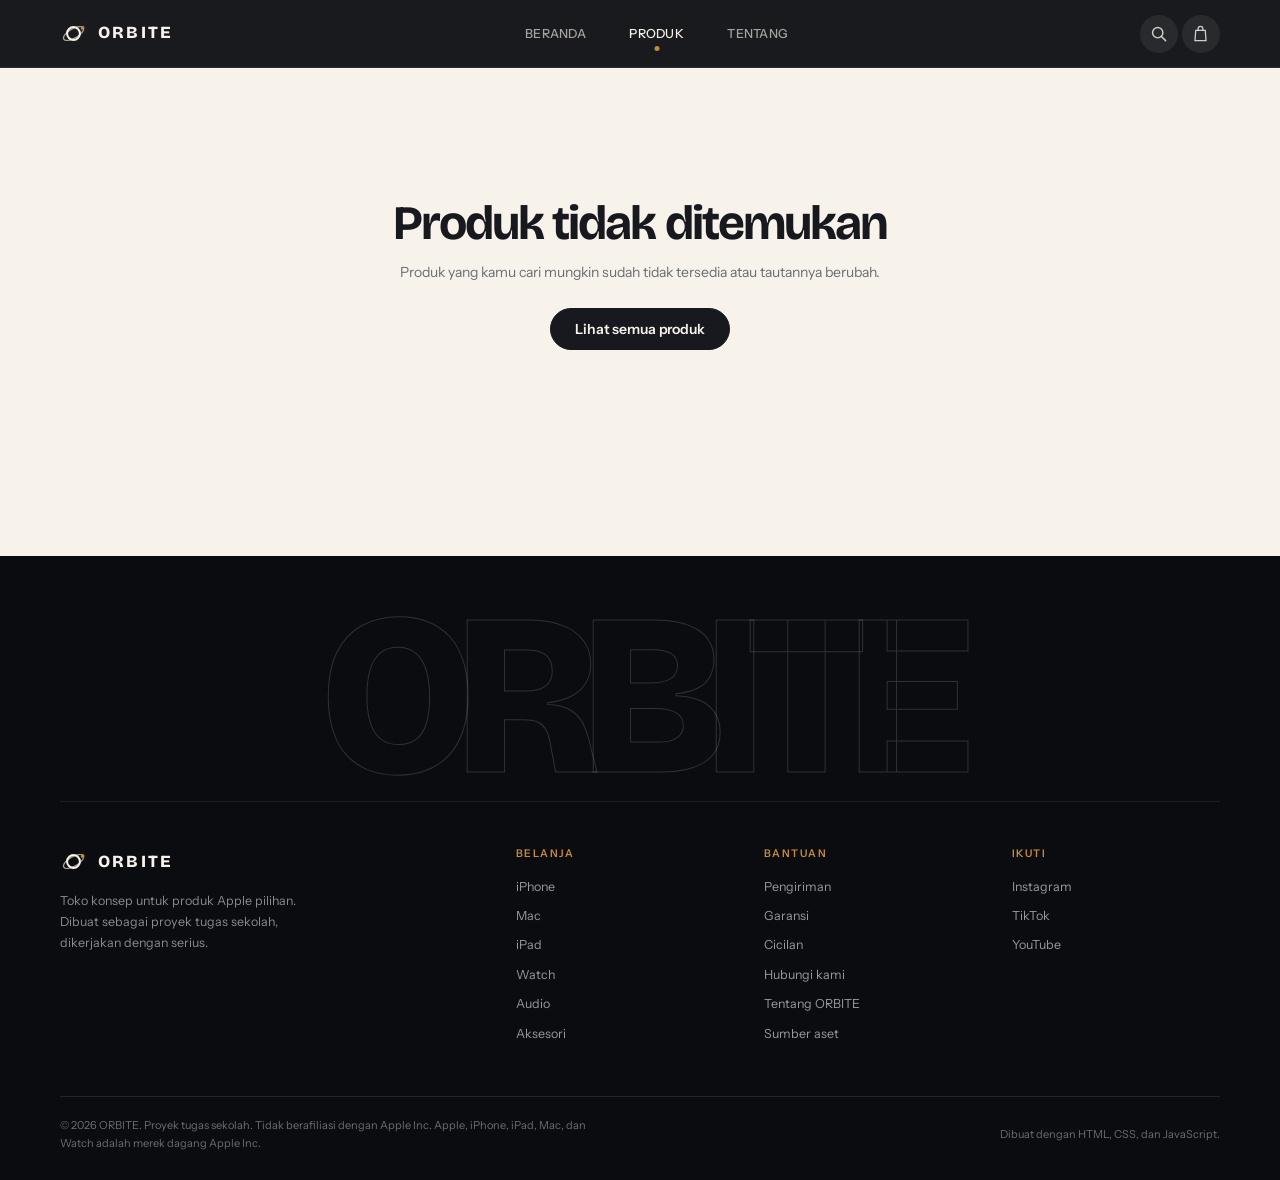
<file: product.html>
<!DOCTYPE html>
<html lang="id">

<head>
    <meta charset="UTF-8">
    <meta name="viewport" content="width=device-width, initial-scale=1.0">

    <title>Detail Produk — ORBITE</title>
    <meta name="description"
        content="Lihat detail, pilihan warna, penyimpanan, dan harga produk Apple pilihan di ORBITE.">

    <link rel="icon" type="image/svg+xml" href="assets/favicon.svg">
    <link rel="preconnect" href="https://fonts.googleapis.com">
    <link rel="preconnect" href="https://fonts.gstatic.com" crossorigin>
    <link
        href="https://fonts.googleapis.com/css2?family=Bricolage+Grotesque:opsz,wght@12..96,400..800&family=Instrument+Sans:wght@400;500;600&display=swap"
        rel="stylesheet">
    <link rel="stylesheet" href="css/style.css">

    <script src="js/products.js" defer></script>
    <script src="js/app.js" defer></script>
</head>

<body>

    <a class="skip-link" href="#main">Lewati ke konten utama</a>

    <nav class="site-nav" aria-label="Navigasi utama">
        <div class="container nav-inner">

            <a class="brand" href="index.html" aria-label="ORBITE, kembali ke beranda">
                <svg class="brand-mark" viewBox="0 0 32 32" fill="none" aria-hidden="true"><circle cx="16" cy="16" r="7.6" stroke="currentColor" stroke-width="2.4" /><ellipse cx="16" cy="16" rx="13.4" ry="5.6" transform="rotate(-30 16 16)" stroke="currentColor" stroke-width="1.4" opacity="0.65" /><circle class="brand-sat" cx="26.8" cy="9.4" r="2.2" fill="#ffb800" /></svg>
                <span class="brand-word">ORBITE</span>
            </a>

            <div class="nav-links">
                <a href="index.html" data-nav="home">Beranda</a>
                <a href="products.html" data-nav="products">Produk</a>
                <a href="tentang.html" data-nav="tentang">Tentang</a>
            </div>

            <div class="nav-actions">
                <button class="icon-btn" type="button" data-search-open aria-label="Cari produk">
                    <svg viewBox="0 0 24 24" fill="none" stroke="currentColor" stroke-width="1.8"
                        stroke-linecap="round" aria-hidden="true">
                        <circle cx="11" cy="11" r="6.5" />
                        <path d="M16 16 21 21" />
                    </svg>
                </button>

                <a class="icon-btn" href="cart.html" aria-label="Keranjang belanja">
                    <svg viewBox="0 0 24 24" fill="none" stroke="currentColor" stroke-width="1.6"
                        aria-hidden="true">
                        <path d="M6 8h12l1 13H5L6 8z" />
                        <path d="M9 8V6a3 3 0 0 1 6 0v2" stroke-linecap="round" />
                    </svg>
                    <span class="cart-count" data-cart-count>0</span>
                </a>

                <button class="menu-toggle" type="button" aria-label="Buka menu" aria-expanded="false"
                    aria-controls="mobileMenu">
                    <span></span>
                    <span></span>
                </button>
            </div>

        </div>
    </nav>

    <div class="mobile-menu" id="mobileMenu">
        <a href="index.html" data-nav="home">Beranda <span>ORBITE</span></a>
        <a href="products.html" data-nav="products">Semua produk <span>18 produk</span></a>
        <a href="tentang.html" data-nav="tentang">Tentang <span>Proyek sekolah</span></a>
        <p class="mobile-note">Pilih kategori lewat filter di halaman Produk. Gratis pengiriman untuk pesanan di atas Rp 1.000.000.</p>
    </div>

    <div class="search-overlay" id="searchOverlay" role="dialog" aria-modal="true" aria-label="Cari produk">
        <button class="search-close" type="button" aria-label="Tutup pencarian">
            <svg viewBox="0 0 24 24" fill="none" stroke="currentColor" stroke-width="1.8"
                stroke-linecap="round" aria-hidden="true">
                <path d="M6 6l12 12M18 6 6 18" />
            </svg>
        </button>
        <div class="search-panel">
            <div class="search-bar">
                <svg viewBox="0 0 24 24" fill="none" stroke="currentColor" stroke-width="1.8"
                    stroke-linecap="round" aria-hidden="true">
                    <circle cx="11" cy="11" r="6.5" />
                    <path d="M16 16 21 21" />
                </svg>
                <label class="sr-only" for="searchInput">Cari produk</label>
                <input id="searchInput" type="search" placeholder="Cari produk Apple..." autocomplete="off">
            </div>
            <p class="search-hint">Tekan Enter untuk melihat semua hasil, Esc untuk menutup.</p>
            <div class="search-results" id="searchResults"></div>
        </div>
    </div>

    <main id="main" class="container pdp-page">

        <div id="pdpRoot">

            <nav class="breadcrumb" aria-label="Breadcrumb">
                <a href="index.html">Beranda</a>
                <span class="sep">/</span>
                <a href="products.html" id="breadcrumbCategory">Produk</a>
                <span class="sep">/</span>
                <span id="breadcrumbCurrent">Detail</span>
            </nav>

            <div class="pdp-grid">

                <div class="pdp-media">
                    <span class="product-badge" id="pdpBadge" hidden></span>
                    <img id="pdpImage" alt="">
                </div>

                <div class="pdp-info">
                    <p class="pdp-cat" id="pdpCategory"></p>
                    <h1 id="pdpTitle"></h1>
                    <p class="pdp-tagline" id="pdpTagline"></p>

                    <div class="pdp-price-row">
                        <p class="pdp-price" id="pdpPrice"></p>
                        <span class="pdp-tax" id="pdpTax">Termasuk PPN.</span>
                    </div>

                    <div class="pdp-divider"></div>

                    <div class="option-group" id="colorGroup">
                        <div class="option-title">
                            <span>Warna</span>
                            <span class="option-value" id="colorValue"></span>
                        </div>
                        <div class="swatches" id="colorOptions"></div>
                    </div>

                    <div class="option-group" id="storageGroup">
                        <div class="option-title">
                            <span>Penyimpanan</span>
                            <span class="option-value" id="storageValue"></span>
                        </div>
                        <div class="storage-chips" id="storageOptions"></div>
                    </div>

                    <div class="option-group">
                        <div class="option-title">
                            <span>Jumlah</span>
                        </div>
                        <div class="qty">
                            <button type="button" id="qtyMinus" aria-label="Kurangi jumlah">
                                <svg viewBox="0 0 24 24" fill="none" stroke="currentColor" stroke-width="2"
                                    stroke-linecap="round" aria-hidden="true">
                                    <path d="M5 12h14" />
                                </svg>
                            </button>
                            <output id="qtyValue">1</output>
                            <button type="button" id="qtyPlus" aria-label="Tambah jumlah">
                                <svg viewBox="0 0 24 24" fill="none" stroke="currentColor" stroke-width="2"
                                    stroke-linecap="round" aria-hidden="true">
                                    <path d="M12 5v14M5 12h14" />
                                </svg>
                            </button>
                        </div>
                    </div>

                    <div class="pdp-actions">
                        <button class="btn btn--primary btn--lg" type="button" id="addToCart">Tambah ke
                            keranjang</button>
                        <button class="btn btn--outline btn--lg" type="button" id="buyNow">Beli sekarang</button>
                    </div>

                    <ul class="pdp-notes">
                        <li>
                            <svg viewBox="0 0 24 24" fill="none" stroke="currentColor" stroke-width="1.5"
                                stroke-linecap="round" stroke-linejoin="round" aria-hidden="true">
                                <path d="M10 17h4V5H2v12h3" />
                                <path d="M20 17h2v-3.3a4 4 0 0 0-1.2-2.8L19 9h-5v8h1" />
                                <circle cx="7.5" cy="17.5" r="2.5" />
                                <circle cx="17.5" cy="17.5" r="2.5" />
                            </svg>
                            Gratis pengiriman ke seluruh Indonesia
                        </li>
                        <li>
                            <svg viewBox="0 0 24 24" fill="none" stroke="currentColor" stroke-width="1.5"
                                stroke-linecap="round" stroke-linejoin="round" aria-hidden="true">
                                <path d="M12 22s8-4 8-10V5l-8-3-8 3v7c0 6 8 10 8 10z" />
                                <path d="m9 12 2 2 4-4" />
                            </svg>
                            Garansi resmi Apple Indonesia 1 tahun
                        </li>
                        <li>
                            <svg viewBox="0 0 24 24" fill="none" stroke="currentColor" stroke-width="1.5"
                                stroke-linecap="round" stroke-linejoin="round" aria-hidden="true">
                                <path d="M3 12a9 9 0 1 0 3-6.7L3 8" />
                                <path d="M3 3v5h5" />
                            </svg>
                            Bisa dikembalikan dalam 14 hari
                        </li>
                    </ul>
                </div>

            </div>

            <section class="pdp-section">
                <h2>Tentang produk</h2>
                <p class="pdp-desc" id="pdpDescription"></p>
            </section>

            <section class="pdp-section">
                <h2>Yang membuatnya istimewa</h2>
                <ul class="highlight-list" id="highlightList"></ul>
            </section>

            <section class="pdp-section">
                <h2>Spesifikasi</h2>
                <dl class="spec-table" id="specList"></dl>
            </section>

            <section class="related">
                <div class="section-head">
                    <h2>Kamu mungkin juga suka</h2>
                    <a class="link-more" href="products.html">Lihat semua produk</a>
                </div>
                <div class="product-grid" id="relatedGrid"></div>
            </section>

        </div>

        <div class="not-found" id="pdpNotFound" hidden>
            <h1>Produk tidak ditemukan</h1>
            <p>Produk yang kamu cari mungkin sudah tidak tersedia atau tautannya berubah.</p>
            <a class="btn btn--dark" href="products.html">Lihat semua produk</a>
        </div>

    </main>

    <footer class="site-footer">
        <div class="footer-wordmark" aria-hidden="true">ORBITE</div>
        <div class="container">
            <div class="footer-grid">

                <div class="footer-brand">
                    <a class="brand" href="index.html" aria-label="ORBITE, kembali ke beranda">
                        <svg class="brand-mark" viewBox="0 0 32 32" fill="none" aria-hidden="true"><circle cx="16" cy="16" r="7.6" stroke="currentColor" stroke-width="2.4" /><ellipse cx="16" cy="16" rx="13.4" ry="5.6" transform="rotate(-30 16 16)" stroke="currentColor" stroke-width="1.4" opacity="0.65" /><circle class="brand-sat" cx="26.8" cy="9.4" r="2.2" fill="#ffb800" /></svg>
                        <span class="brand-word">ORBITE</span>
                    </a>
                    <p>Toko konsep untuk produk Apple pilihan. Dibuat sebagai proyek tugas sekolah, dikerjakan dengan serius.</p>
                </div>

                <div class="footer-col">
                    <h3>Belanja</h3>
                    <a href="products.html?category=iphone">iPhone</a>
                    <a href="products.html?category=mac">Mac</a>
                    <a href="products.html?category=ipad">iPad</a>
                    <a href="products.html?category=watch">Watch</a>
                    <a href="products.html?category=audio">Audio</a>
                    <a href="products.html?category=aksesori">Aksesori</a>
                </div>

                <div class="footer-col">
                    <h3>Bantuan</h3>
                    <a href="index.html#layanan">Pengiriman</a>
                    <a href="index.html#layanan">Garansi</a>
                    <a href="index.html#layanan">Cicilan</a>
                    <a href="mailto:halo@orbite.example">Hubungi kami</a>
                    <a href="tentang.html">Tentang ORBITE</a>
                    <a href="tentang.html#sumber">Sumber aset</a>
                </div>

                <div class="footer-col">
                    <h3>Ikuti</h3>
                    <a href="https://instagram.com" target="_blank" rel="noopener">Instagram</a>
                    <a href="https://tiktok.com" target="_blank" rel="noopener">TikTok</a>
                    <a href="https://youtube.com" target="_blank" rel="noopener">YouTube</a>
                </div>

            </div>

            <div class="footer-bottom">
                <p>© <span data-year>2026</span> ORBITE. Proyek tugas sekolah. Tidak berafiliasi dengan Apple Inc. Apple, iPhone, iPad, Mac, dan Watch adalah merek dagang Apple Inc.</p>
                <p>Dibuat dengan HTML, CSS, dan JavaScript.</p>
            </div>
        </div>
    </footer>

</body>

</html>
</file>
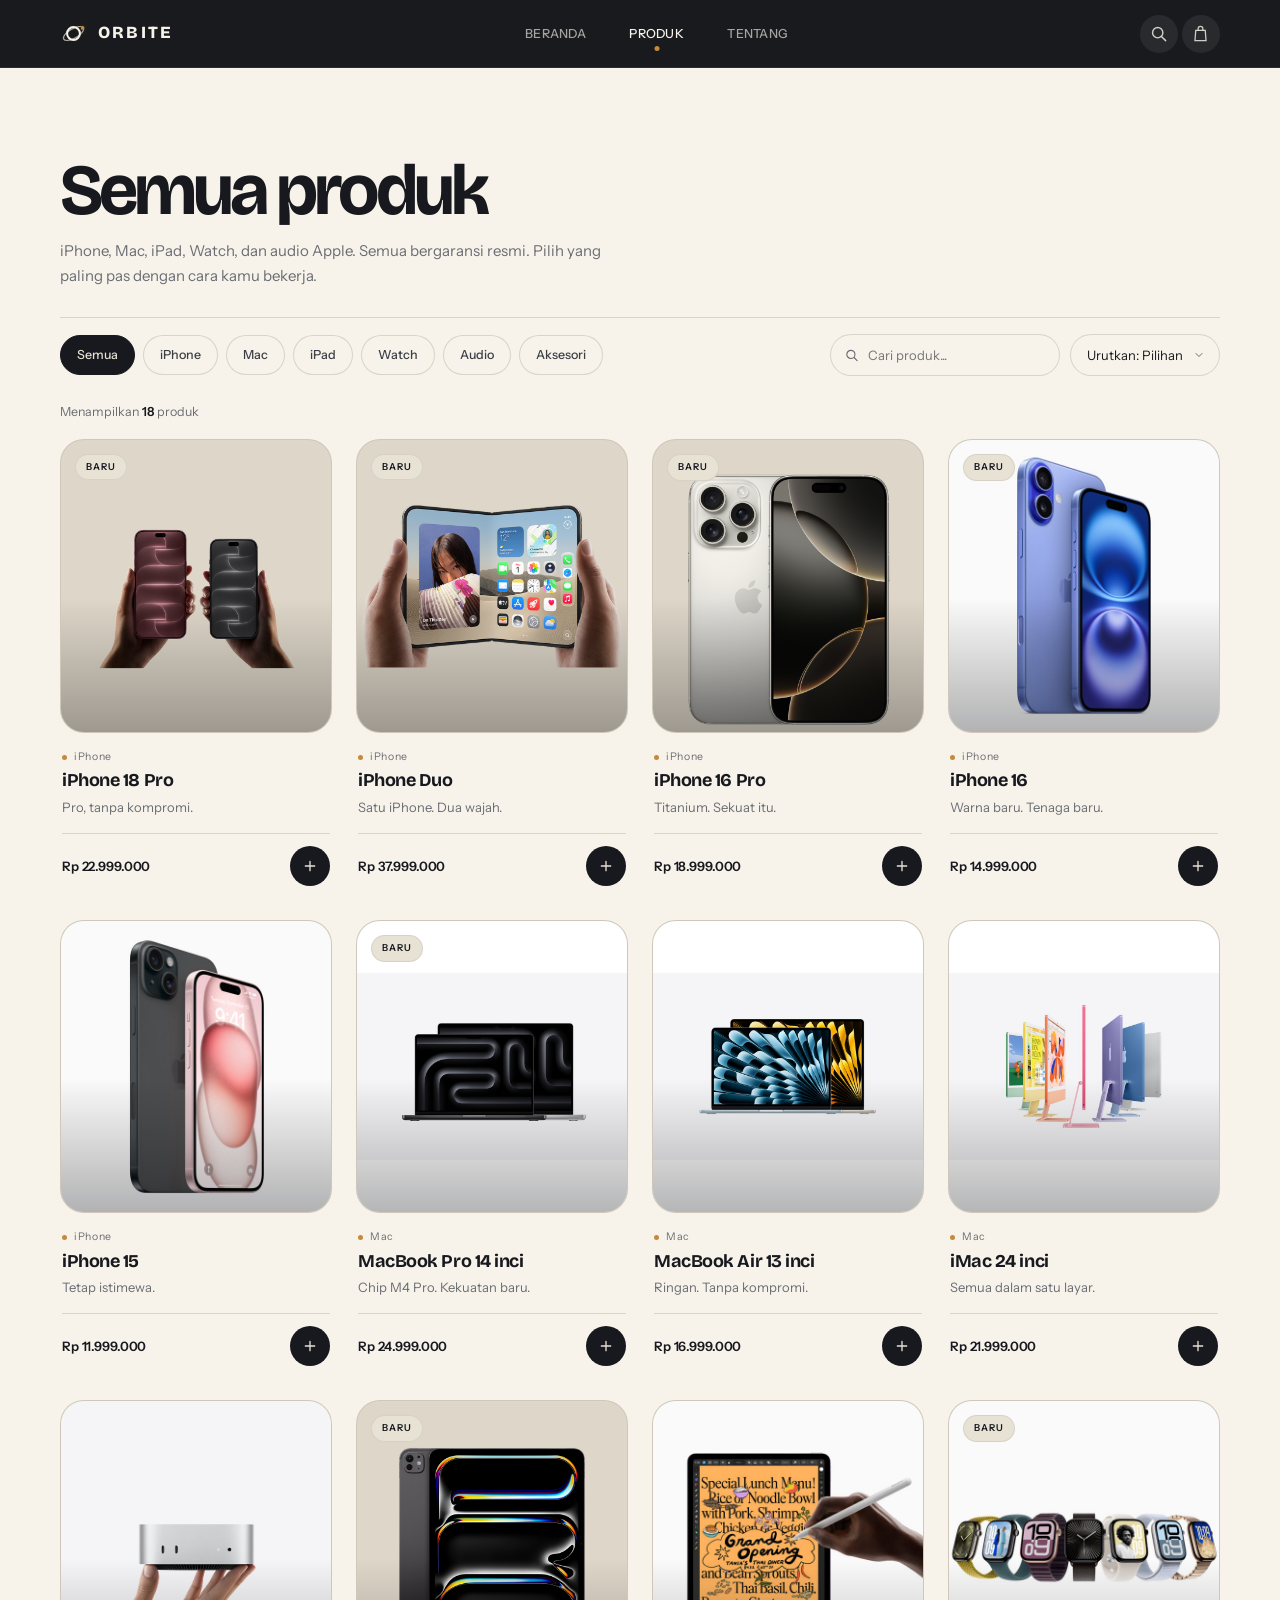
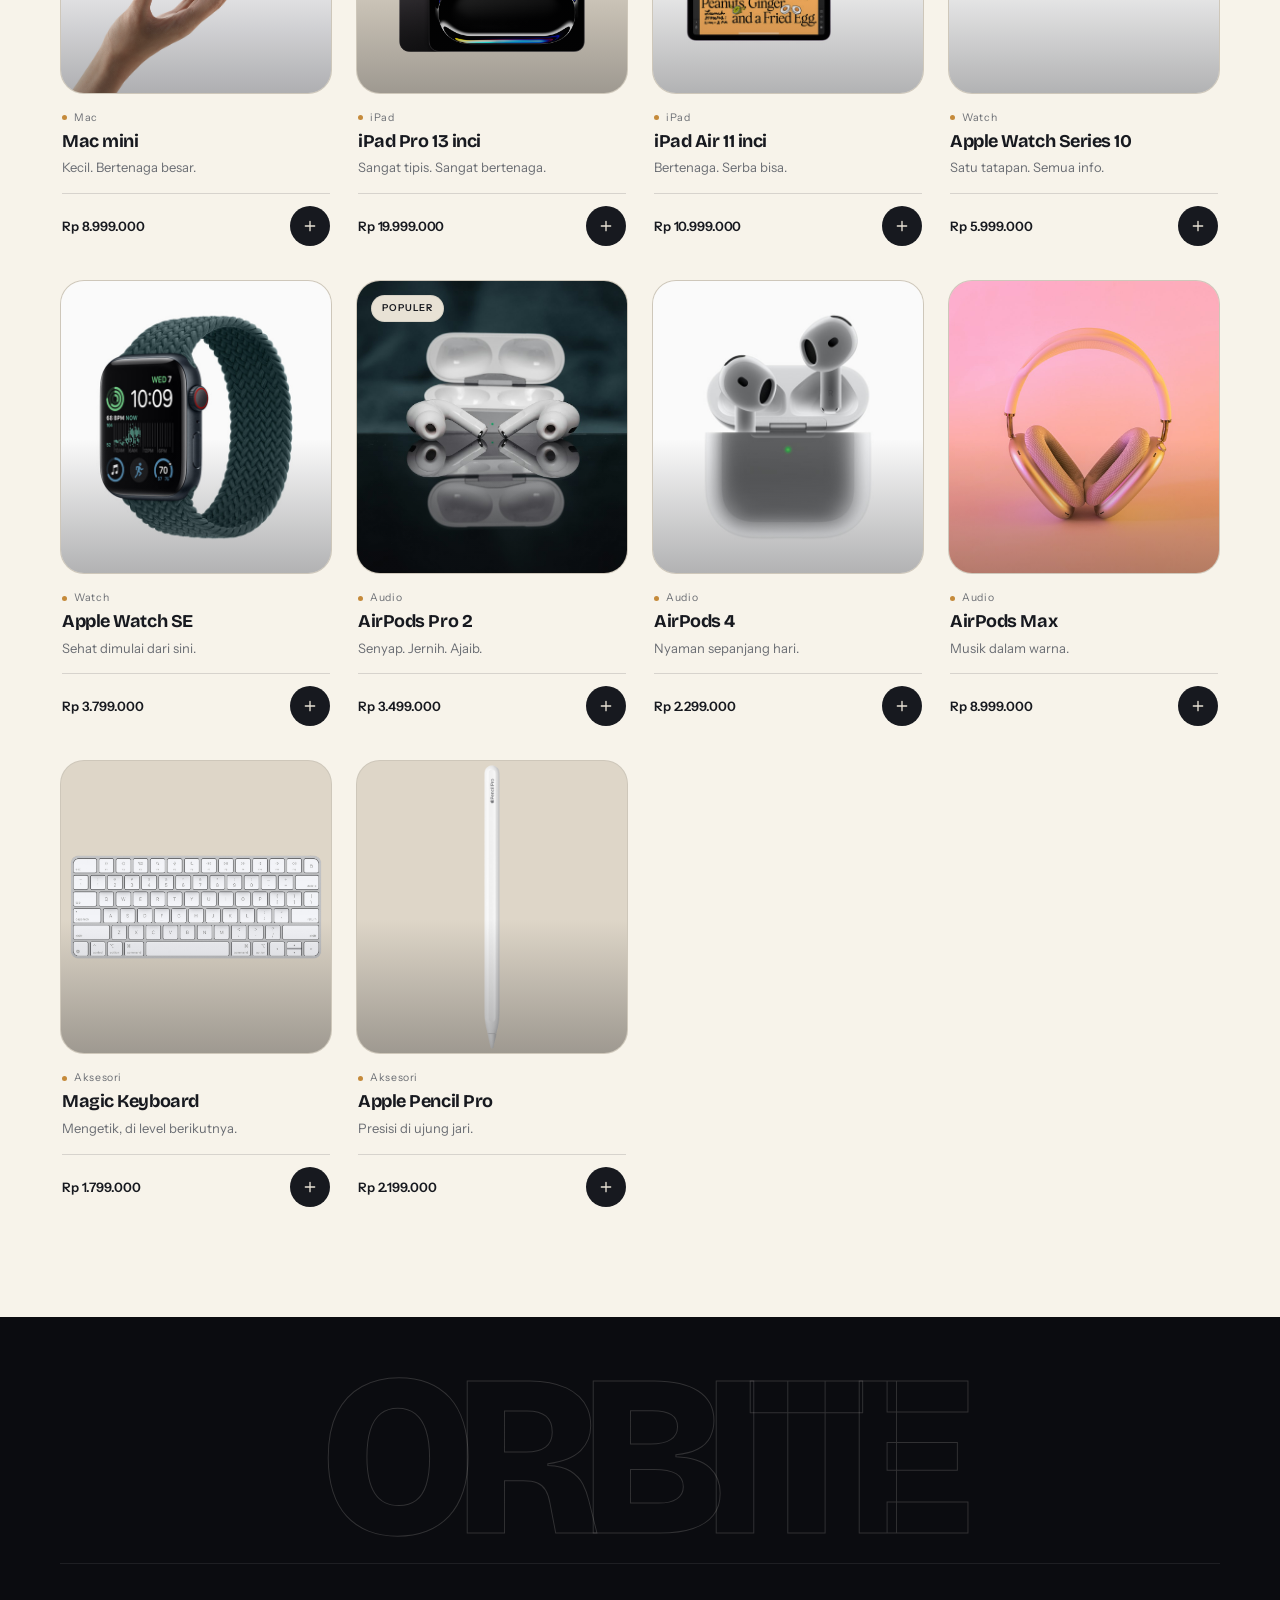
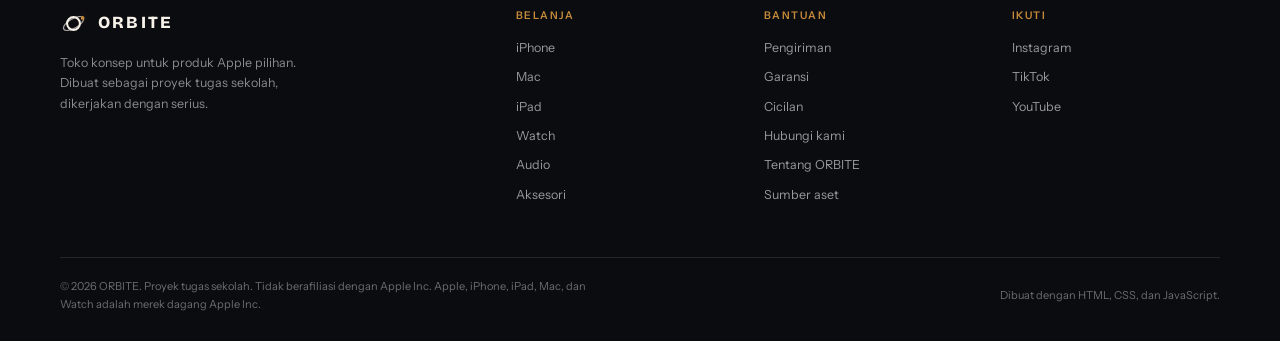
<file: products.html>
<!DOCTYPE html>
<html lang="id">

<head>
    <meta charset="UTF-8">
    <meta name="viewport" content="width=device-width, initial-scale=1.0">

    <title>Semua Produk — ORBITE</title>
    <meta name="description"
        content="Jelajahi seluruh koleksi Apple di ORBITE: iPhone, Mac, iPad, Watch, audio, dan aksesori. Filter berdasarkan kategori dan temukan produk yang tepat.">

    <link rel="icon" type="image/svg+xml" href="assets/favicon.svg">
    <link rel="preconnect" href="https://fonts.googleapis.com">
    <link rel="preconnect" href="https://fonts.gstatic.com" crossorigin>
    <link
        href="https://fonts.googleapis.com/css2?family=Bricolage+Grotesque:opsz,wght@12..96,400..800&family=Instrument+Sans:wght@400;500;600&display=swap"
        rel="stylesheet">
    <link rel="stylesheet" href="css/style.css">

    <script src="js/products.js" defer></script>
    <script src="js/app.js" defer></script>
</head>

<body>

    <a class="skip-link" href="#main">Lewati ke konten utama</a>

    <nav class="site-nav" aria-label="Navigasi utama">
        <div class="container nav-inner">

            <a class="brand" href="index.html" aria-label="ORBITE, kembali ke beranda">
                <svg class="brand-mark" viewBox="0 0 32 32" fill="none" aria-hidden="true"><circle cx="16" cy="16" r="7.6" stroke="currentColor" stroke-width="2.4" /><ellipse cx="16" cy="16" rx="13.4" ry="5.6" transform="rotate(-30 16 16)" stroke="currentColor" stroke-width="1.4" opacity="0.65" /><circle class="brand-sat" cx="26.8" cy="9.4" r="2.2" fill="#ffb800" /></svg>
                <span class="brand-word">ORBITE</span>
            </a>

            <div class="nav-links">
                <a href="index.html" data-nav="home">Beranda</a>
                <a href="products.html" data-nav="products">Produk</a>
                <a href="tentang.html" data-nav="tentang">Tentang</a>
            </div>

            <div class="nav-actions">
                <button class="icon-btn" type="button" data-search-open aria-label="Cari produk">
                    <svg viewBox="0 0 24 24" fill="none" stroke="currentColor" stroke-width="1.8"
                        stroke-linecap="round" aria-hidden="true">
                        <circle cx="11" cy="11" r="6.5" />
                        <path d="M16 16 21 21" />
                    </svg>
                </button>

                <a class="icon-btn" href="cart.html" aria-label="Keranjang belanja">
                    <svg viewBox="0 0 24 24" fill="none" stroke="currentColor" stroke-width="1.6"
                        aria-hidden="true">
                        <path d="M6 8h12l1 13H5L6 8z" />
                        <path d="M9 8V6a3 3 0 0 1 6 0v2" stroke-linecap="round" />
                    </svg>
                    <span class="cart-count" data-cart-count>0</span>
                </a>

                <button class="menu-toggle" type="button" aria-label="Buka menu" aria-expanded="false"
                    aria-controls="mobileMenu">
                    <span></span>
                    <span></span>
                </button>
            </div>

        </div>
    </nav>

    <div class="mobile-menu" id="mobileMenu">
        <a href="index.html" data-nav="home">Beranda <span>ORBITE</span></a>
        <a href="products.html" data-nav="products">Semua produk <span>18 produk</span></a>
        <a href="tentang.html" data-nav="tentang">Tentang <span>Proyek sekolah</span></a>
        <p class="mobile-note">Pilih kategori lewat filter di halaman Produk. Gratis pengiriman untuk pesanan di atas Rp 1.000.000.</p>
    </div>

    <div class="search-overlay" id="searchOverlay" role="dialog" aria-modal="true" aria-label="Cari produk">
        <button class="search-close" type="button" aria-label="Tutup pencarian">
            <svg viewBox="0 0 24 24" fill="none" stroke="currentColor" stroke-width="1.8"
                stroke-linecap="round" aria-hidden="true">
                <path d="M6 6l12 12M18 6 6 18" />
            </svg>
        </button>
        <div class="search-panel">
            <div class="search-bar">
                <svg viewBox="0 0 24 24" fill="none" stroke="currentColor" stroke-width="1.8"
                    stroke-linecap="round" aria-hidden="true">
                    <circle cx="11" cy="11" r="6.5" />
                    <path d="M16 16 21 21" />
                </svg>
                <label class="sr-only" for="searchInput">Cari produk</label>
                <input id="searchInput" type="search" placeholder="Cari produk Apple..." autocomplete="off">
            </div>
            <p class="search-hint">Tekan Enter untuk melihat semua hasil, Esc untuk menutup.</p>
            <div class="search-results" id="searchResults"></div>
        </div>
    </div>

    <main id="main" class="container catalog-page">

        <section class="page-head">
            <h1>Semua produk</h1>
            <p>iPhone, Mac, iPad, Watch, dan audio Apple. Semua bergaransi resmi. Pilih yang paling pas dengan cara kamu bekerja.</p>
        </section>

        <div class="catalog-toolbar">
            <div class="filter-chips" role="group" aria-label="Filter kategori">
                <button class="chip is-active" type="button" data-filter="all" aria-pressed="true">Semua</button>
                <button class="chip" type="button" data-filter="iphone" aria-pressed="false">iPhone</button>
                <button class="chip" type="button" data-filter="mac" aria-pressed="false">Mac</button>
                <button class="chip" type="button" data-filter="ipad" aria-pressed="false">iPad</button>
                <button class="chip" type="button" data-filter="watch" aria-pressed="false">Watch</button>
                <button class="chip" type="button" data-filter="audio" aria-pressed="false">Audio</button>
                <button class="chip" type="button" data-filter="aksesori" aria-pressed="false">Aksesori</button>
            </div>

            <div class="toolbar-right">
                <div class="search-field">
                    <svg viewBox="0 0 24 24" fill="none" stroke="currentColor" stroke-width="1.8"
                        stroke-linecap="round" aria-hidden="true">
                        <circle cx="11" cy="11" r="6.5" />
                        <path d="M16 16 21 21" />
                    </svg>
                    <label class="sr-only" for="catalogSearch">Cari produk</label>
                    <input id="catalogSearch" type="search" placeholder="Cari produk..." autocomplete="off">
                </div>

                <label class="sr-only" for="sortSelect">Urutkan produk</label>
                <select class="select" id="sortSelect">
                    <option value="default">Urutkan: Pilihan</option>
                    <option value="price-asc">Harga terendah</option>
                    <option value="price-desc">Harga tertinggi</option>
                    <option value="name">Nama A–Z</option>
                </select>
            </div>
        </div>

        <div class="results-meta">
            <p id="resultCount">Menampilkan <strong>18</strong> produk</p>
            <button class="reset-link" type="button" data-reset-filters hidden>Reset filter</button>
        </div>

        <div class="product-grid" id="productGrid"></div>

        <div class="empty-state" id="catalogEmpty" hidden>
            <svg viewBox="0 0 24 24" fill="none" stroke="currentColor" stroke-width="1.5"
                stroke-linecap="round" aria-hidden="true">
                <circle cx="11" cy="11" r="6.5" />
                <path d="M16 16 21 21" />
            </svg>
            <h2>Tidak ada produk yang cocok</h2>
            <p>Coba kata kunci lain atau hapus filter yang sedang aktif.</p>
            <button class="btn btn--dark" type="button" data-reset-filters>Reset filter</button>
        </div>

        <noscript>
            <p>Aktifkan JavaScript untuk menampilkan dan memfilter daftar produk.</p>
        </noscript>

    </main>

    <footer class="site-footer">
        <div class="footer-wordmark" aria-hidden="true">ORBITE</div>
        <div class="container">
            <div class="footer-grid">

                <div class="footer-brand">
                    <a class="brand" href="index.html" aria-label="ORBITE, kembali ke beranda">
                        <svg class="brand-mark" viewBox="0 0 32 32" fill="none" aria-hidden="true"><circle cx="16" cy="16" r="7.6" stroke="currentColor" stroke-width="2.4" /><ellipse cx="16" cy="16" rx="13.4" ry="5.6" transform="rotate(-30 16 16)" stroke="currentColor" stroke-width="1.4" opacity="0.65" /><circle class="brand-sat" cx="26.8" cy="9.4" r="2.2" fill="#ffb800" /></svg>
                        <span class="brand-word">ORBITE</span>
                    </a>
                    <p>Toko konsep untuk produk Apple pilihan. Dibuat sebagai proyek tugas sekolah, dikerjakan dengan serius.</p>
                </div>

                <div class="footer-col">
                    <h3>Belanja</h3>
                    <a href="products.html?category=iphone">iPhone</a>
                    <a href="products.html?category=mac">Mac</a>
                    <a href="products.html?category=ipad">iPad</a>
                    <a href="products.html?category=watch">Watch</a>
                    <a href="products.html?category=audio">Audio</a>
                    <a href="products.html?category=aksesori">Aksesori</a>
                </div>

                <div class="footer-col">
                    <h3>Bantuan</h3>
                    <a href="index.html#layanan">Pengiriman</a>
                    <a href="index.html#layanan">Garansi</a>
                    <a href="index.html#layanan">Cicilan</a>
                    <a href="mailto:halo@orbite.example">Hubungi kami</a>
                    <a href="tentang.html">Tentang ORBITE</a>
                    <a href="tentang.html#sumber">Sumber aset</a>
                </div>

                <div class="footer-col">
                    <h3>Ikuti</h3>
                    <a href="https://instagram.com" target="_blank" rel="noopener">Instagram</a>
                    <a href="https://tiktok.com" target="_blank" rel="noopener">TikTok</a>
                    <a href="https://youtube.com" target="_blank" rel="noopener">YouTube</a>
                </div>

            </div>

            <div class="footer-bottom">
                <p>© <span data-year>2026</span> ORBITE. Proyek tugas sekolah. Tidak berafiliasi dengan Apple Inc. Apple, iPhone, iPad, Mac, dan Watch adalah merek dagang Apple Inc.</p>
                <p>Dibuat dengan HTML, CSS, dan JavaScript.</p>
            </div>
        </div>
    </footer>

</body>

</html>
</file>
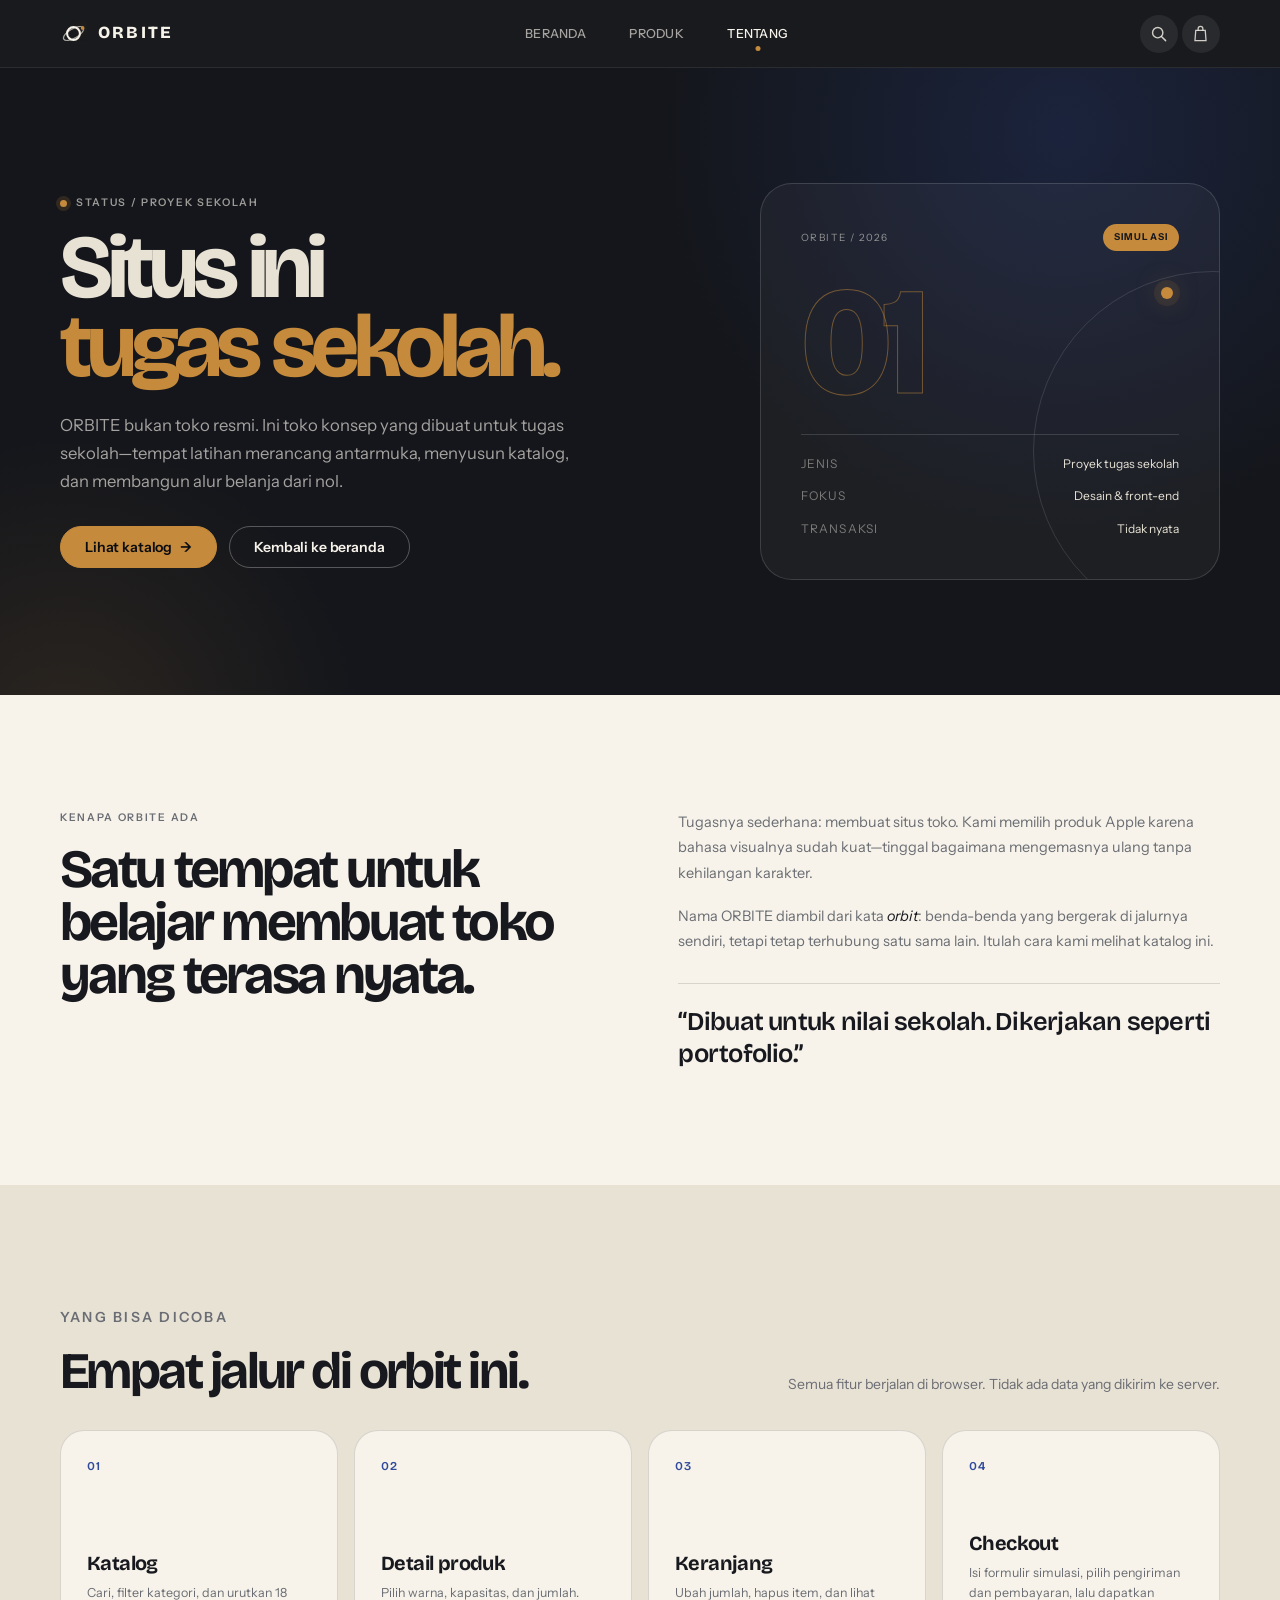
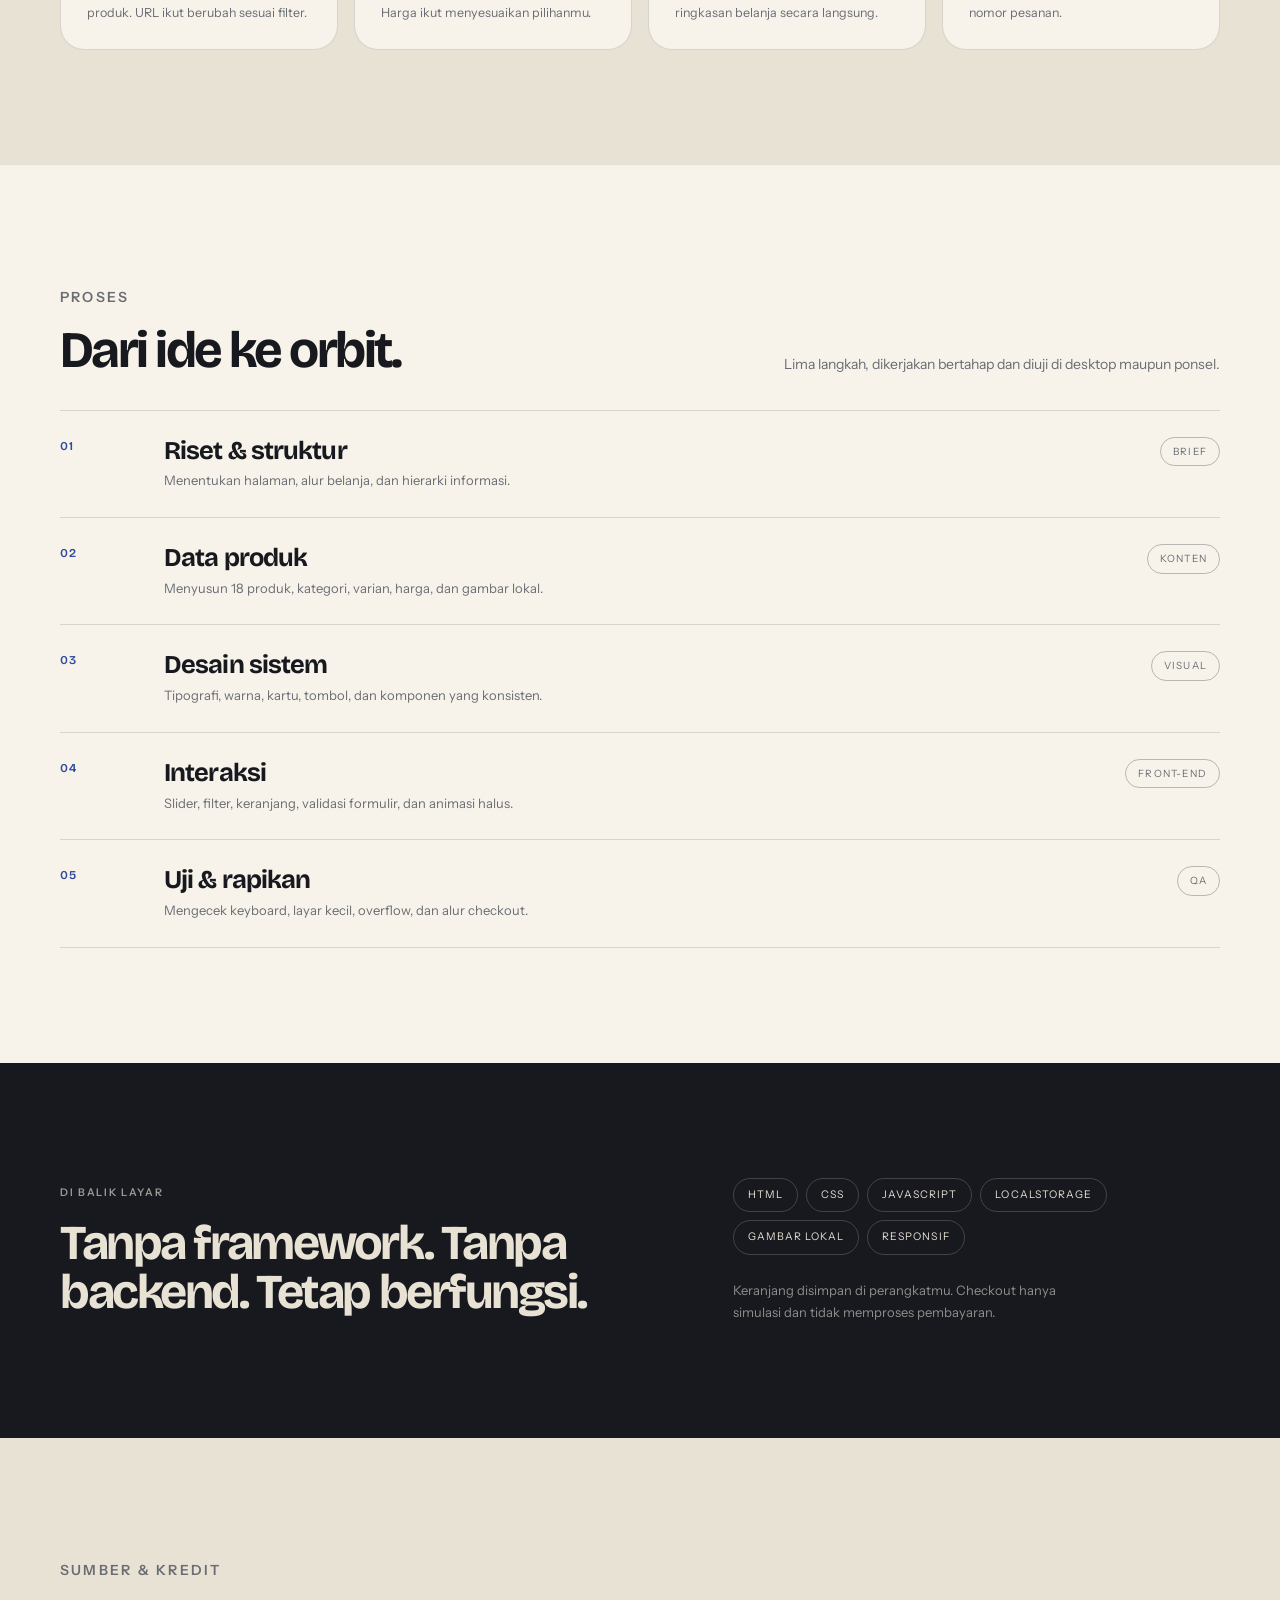
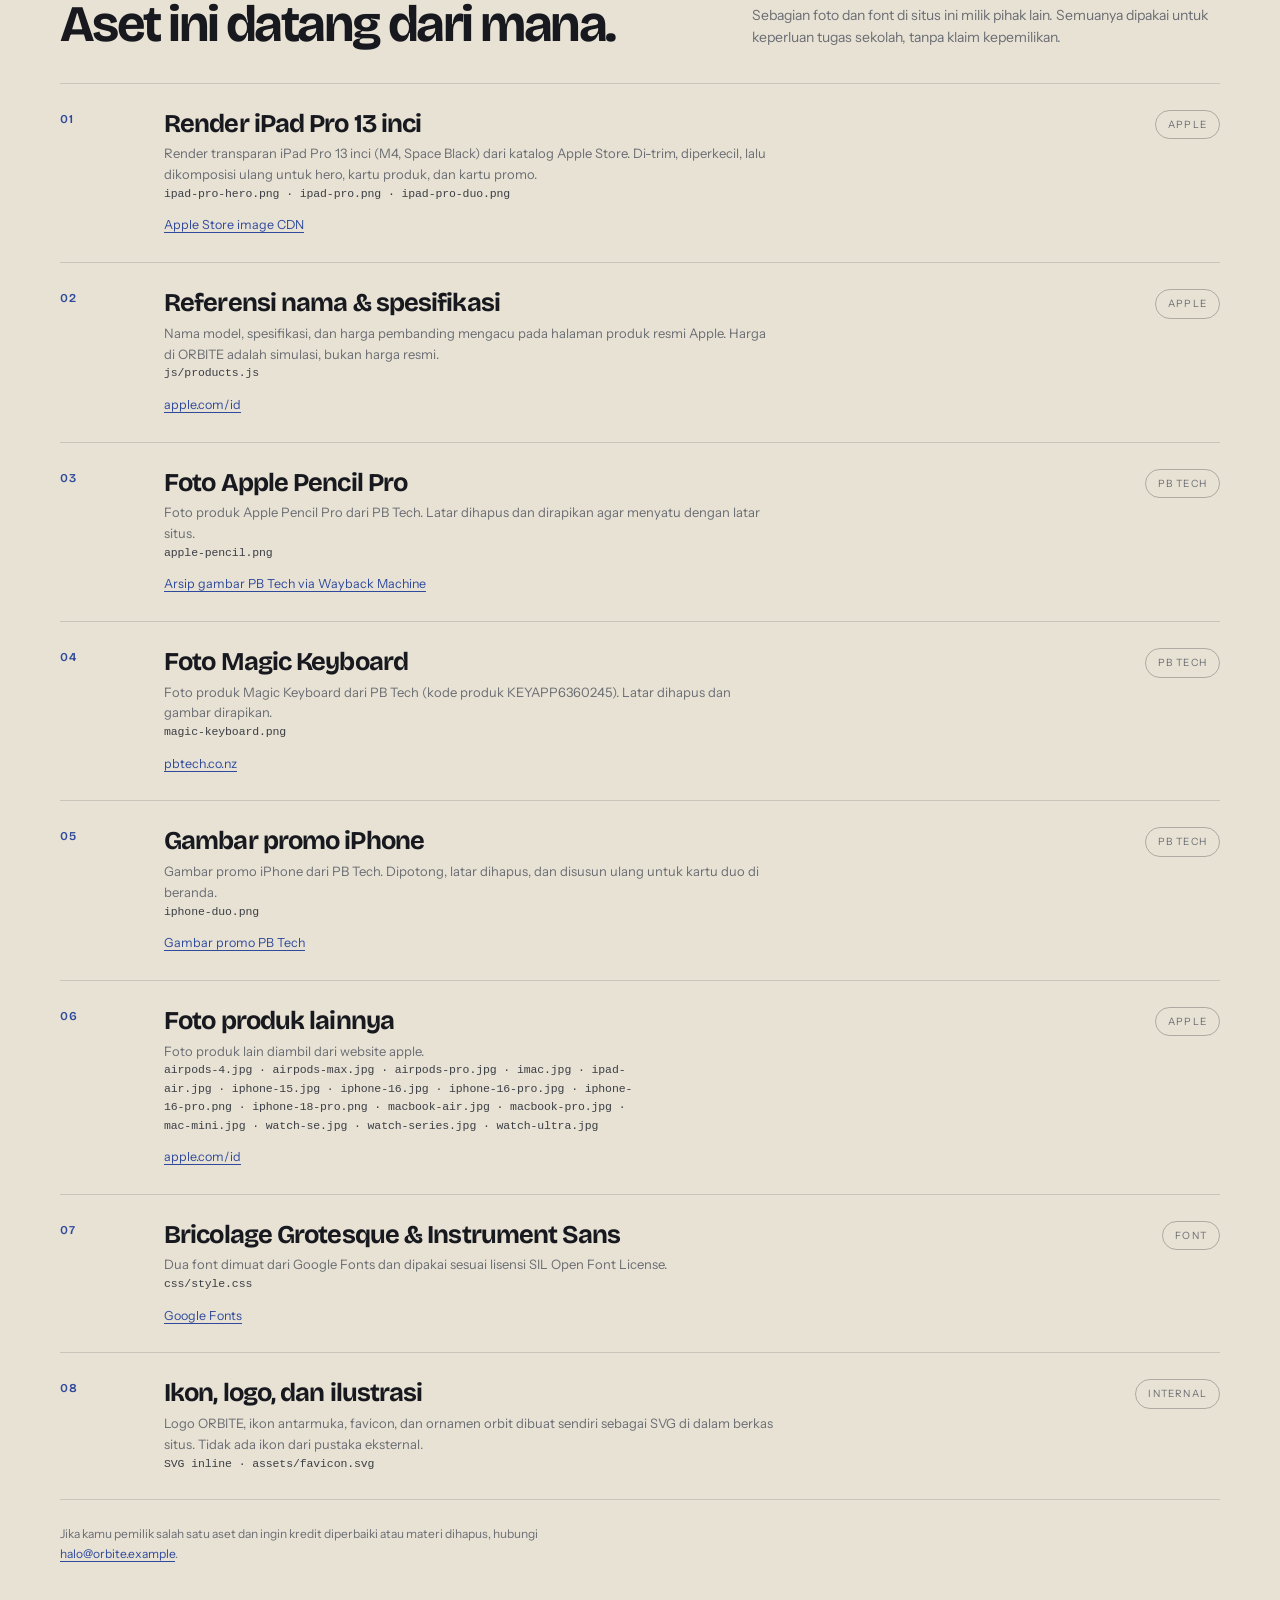
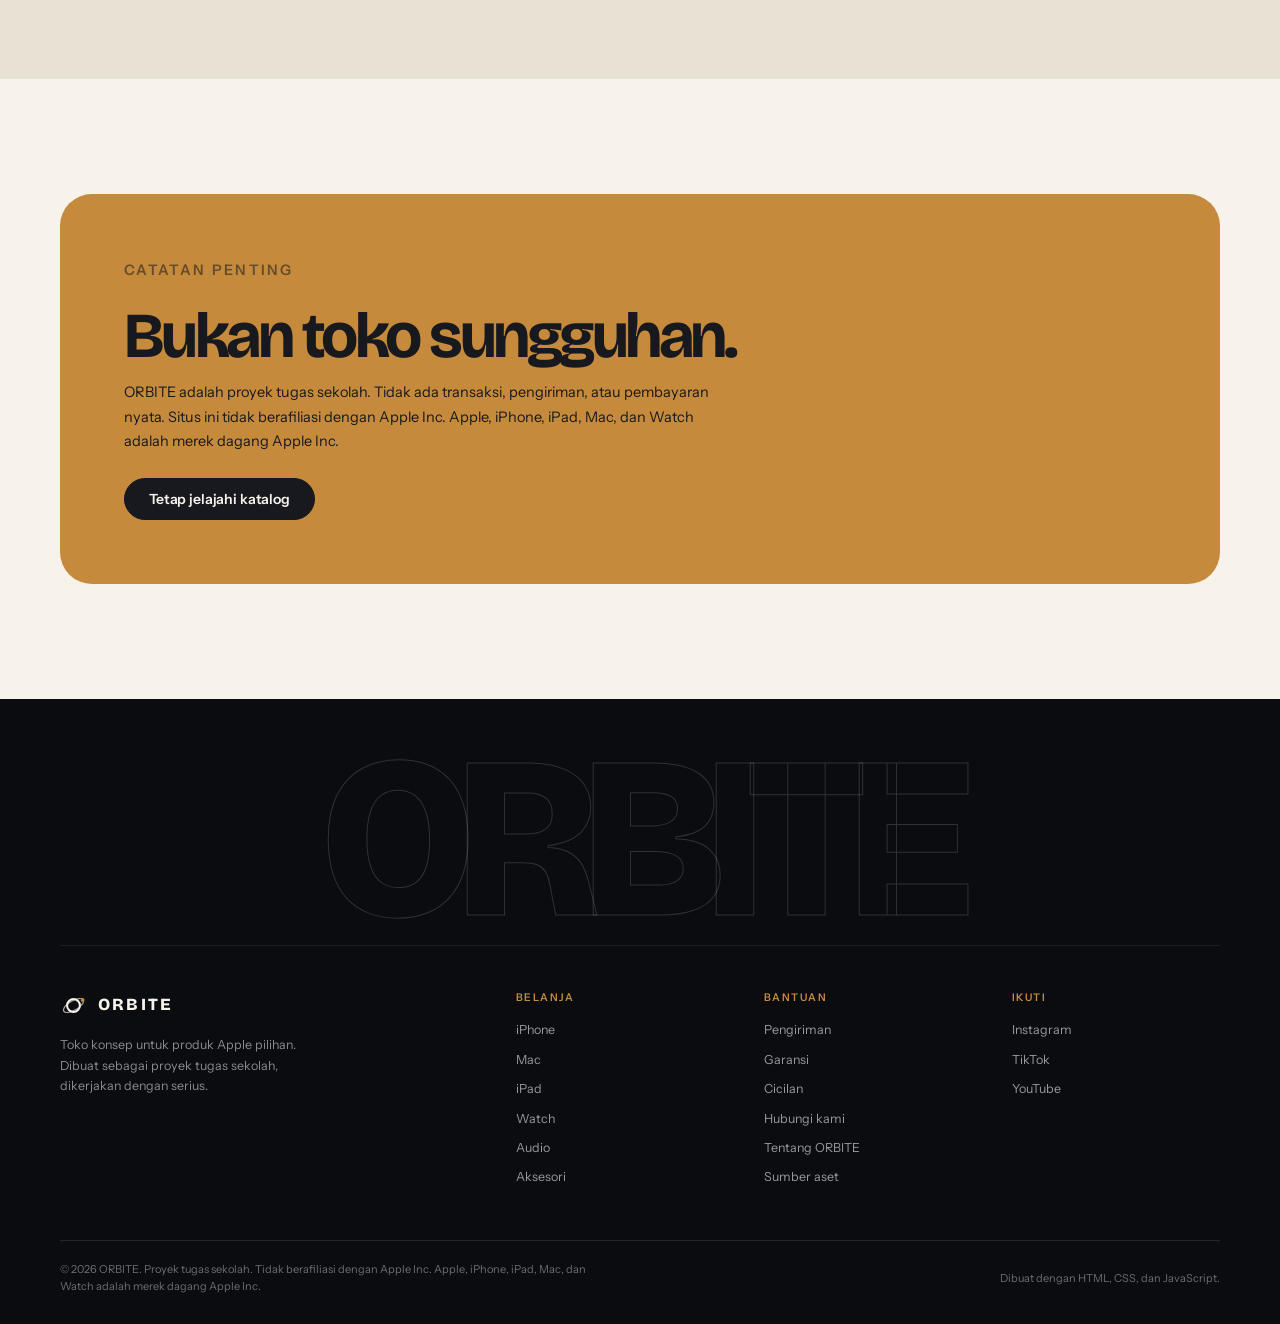
<file: tentang.html>
<!DOCTYPE html>
<html lang="id">

<head>
    <meta charset="UTF-8">
    <meta name="viewport" content="width=device-width, initial-scale=1.0">

    <title>Tentang — ORBITE</title>
    <meta name="description"
        content="ORBITE adalah proyek tugas sekolah berupa toko konsep produk Apple. Bukan toko resmi, tanpa transaksi nyata, dan tidak berafiliasi dengan Apple Inc.">

    <link rel="icon" type="image/svg+xml" href="assets/favicon.svg">
    <link rel="preconnect" href="https://fonts.googleapis.com">
    <link rel="preconnect" href="https://fonts.gstatic.com" crossorigin>
    <link
        href="https://fonts.googleapis.com/css2?family=Bricolage+Grotesque:opsz,wght@12..96,400..800&family=Instrument+Sans:wght@400;500;600&display=swap"
        rel="stylesheet">
    <link rel="stylesheet" href="css/style.css">

    <script src="js/products.js" defer></script>
    <script src="js/app.js" defer></script>
</head>

<body>

    <a class="skip-link" href="#main">Lewati ke konten utama</a>

    <nav class="site-nav" aria-label="Navigasi utama">
        <div class="container nav-inner">

            <a class="brand" href="index.html" aria-label="ORBITE, kembali ke beranda">
                <svg class="brand-mark" viewBox="0 0 32 32" fill="none" aria-hidden="true"><circle cx="16" cy="16" r="7.6" stroke="currentColor" stroke-width="2.4" /><ellipse cx="16" cy="16" rx="13.4" ry="5.6" transform="rotate(-30 16 16)" stroke="currentColor" stroke-width="1.4" opacity="0.65" /><circle class="brand-sat" cx="26.8" cy="9.4" r="2.2" fill="#ffb800" /></svg>
                <span class="brand-word">ORBITE</span>
            </a>

            <div class="nav-links">
                <a href="index.html" data-nav="home">Beranda</a>
                <a href="products.html" data-nav="products">Produk</a>
                <a href="tentang.html" data-nav="tentang">Tentang</a>
            </div>

            <div class="nav-actions">
                <button class="icon-btn" type="button" data-search-open aria-label="Cari produk">
                    <svg viewBox="0 0 24 24" fill="none" stroke="currentColor" stroke-width="1.8"
                        stroke-linecap="round" aria-hidden="true">
                        <circle cx="11" cy="11" r="6.5" />
                        <path d="M16 16 21 21" />
                    </svg>
                </button>

                <a class="icon-btn" href="cart.html" aria-label="Keranjang belanja">
                    <svg viewBox="0 0 24 24" fill="none" stroke="currentColor" stroke-width="1.6"
                        aria-hidden="true">
                        <path d="M6 8h12l1 13H5L6 8z" />
                        <path d="M9 8V6a3 3 0 0 1 6 0v2" stroke-linecap="round" />
                    </svg>
                    <span class="cart-count" data-cart-count>0</span>
                </a>

                <button class="menu-toggle" type="button" aria-label="Buka menu" aria-expanded="false"
                    aria-controls="mobileMenu">
                    <span></span>
                    <span></span>
                </button>
            </div>

        </div>
    </nav>

    <div class="mobile-menu" id="mobileMenu">
        <a href="index.html" data-nav="home">Beranda <span>ORBITE</span></a>
        <a href="products.html" data-nav="products">Semua produk <span>18 produk</span></a>
        <a href="tentang.html" data-nav="tentang">Tentang <span>Proyek sekolah</span></a>
        <p class="mobile-note">Pilih kategori lewat filter di halaman Produk. Gratis pengiriman untuk pesanan di atas Rp 1.000.000.</p>
    </div>

    <div class="search-overlay" id="searchOverlay" role="dialog" aria-modal="true" aria-label="Cari produk">
        <button class="search-close" type="button" aria-label="Tutup pencarian">
            <svg viewBox="0 0 24 24" fill="none" stroke="currentColor" stroke-width="1.8"
                stroke-linecap="round" aria-hidden="true">
                <path d="M6 6l12 12M18 6 6 18" />
            </svg>
        </button>
        <div class="search-panel">
            <div class="search-bar">
                <svg viewBox="0 0 24 24" fill="none" stroke="currentColor" stroke-width="1.8"
                    stroke-linecap="round" aria-hidden="true">
                    <circle cx="11" cy="11" r="6.5" />
                    <path d="M16 16 21 21" />
                </svg>
                <label class="sr-only" for="searchInput">Cari produk</label>
                <input id="searchInput" type="search" placeholder="Cari produk Apple..." autocomplete="off">
            </div>
            <p class="search-hint">Tekan Enter untuk melihat semua hasil, Esc untuk menutup.</p>
            <div class="search-results" id="searchResults"></div>
        </div>
    </div>

    <main id="main">

        <section class="about-hero">
            <div class="container about-hero-grid">
                <div class="about-hero-copy">
                    <p class="eyebrow eyebrow--light">
                        <span class="eyebrow-dot" aria-hidden="true"></span>
                        Status / Proyek sekolah
                    </p>
                    <h1>Situs ini<br><span>tugas sekolah.</span></h1>
                    <p class="about-hero-lead">
                        ORBITE bukan toko resmi. Ini toko konsep yang dibuat untuk tugas
                        sekolah—tempat latihan merancang antarmuka, menyusun katalog,
                        dan membangun alur belanja dari nol.
                    </p>
                    <div class="about-hero-actions">
                        <a class="btn btn--amber" href="products.html">
                            Lihat katalog <span aria-hidden="true">&rarr;</span>
                        </a>
                        <a class="btn btn--ghost" href="index.html">Kembali ke beranda</a>
                    </div>
                </div>

                <aside class="about-card" aria-label="Ringkasan proyek">
                    <div class="about-card-top">
                        <span class="about-card-kicker">ORBITE / 2026</span>
                        <span class="about-card-status">Simulasi</span>
                    </div>
                    <p class="about-card-number">01</p>
                    <dl class="about-card-meta">
                        <div>
                            <dt>Jenis</dt>
                            <dd>Proyek tugas sekolah</dd>
                        </div>
                        <div>
                            <dt>Fokus</dt>
                            <dd>Desain &amp; front-end</dd>
                        </div>
                        <div>
                            <dt>Transaksi</dt>
                            <dd>Tidak nyata</dd>
                        </div>
                    </dl>
                    <span class="about-card-orbit" aria-hidden="true"></span>
                    <span class="about-card-sat" aria-hidden="true"></span>
                </aside>
            </div>
        </section>

        <section class="section about-story">
            <div class="container about-story-grid">
                <div>
                    <p class="eyebrow">Kenapa ORBITE ada</p>
                    <h2>Satu tempat untuk belajar membuat toko yang terasa nyata.</h2>
                </div>
                <div class="about-story-copy">
                    <p>
                        Tugasnya sederhana: membuat situs toko. Kami memilih produk Apple
                        karena bahasa visualnya sudah kuat—tinggal bagaimana mengemasnya
                        ulang tanpa kehilangan karakter.
                    </p>
                    <p>
                        Nama ORBITE diambil dari kata <em>orbit</em>: benda-benda yang
                        bergerak di jalurnya sendiri, tetapi tetap terhubung satu sama lain.
                        Itulah cara kami melihat katalog ini.
                    </p>
                    <blockquote>
                        “Dibuat untuk nilai sekolah. Dikerjakan seperti portofolio.”
                    </blockquote>
                </div>
            </div>
        </section>

        <section class="section about-try" aria-labelledby="try-title">
            <div class="container">
                <div class="section-head">
                    <div>
                        <p class="eyebrow">Yang bisa dicoba</p>
                        <h2 id="try-title">Empat jalur di orbit ini.</h2>
                    </div>
                    <p class="section-head-note">
                        Semua fitur berjalan di browser. Tidak ada data yang dikirim ke server.
                    </p>
                </div>

                <div class="try-grid">
                    <article class="try-card">
                        <span class="try-number">01</span>
                        <h3>Katalog</h3>
                        <p>Cari, filter kategori, dan urutkan 18 produk. URL ikut berubah sesuai filter.</p>
                    </article>
                    <article class="try-card">
                        <span class="try-number">02</span>
                        <h3>Detail produk</h3>
                        <p>Pilih warna, kapasitas, dan jumlah. Harga ikut menyesuaikan pilihanmu.</p>
                    </article>
                    <article class="try-card">
                        <span class="try-number">03</span>
                        <h3>Keranjang</h3>
                        <p>Ubah jumlah, hapus item, dan lihat ringkasan belanja secara langsung.</p>
                    </article>
                    <article class="try-card">
                        <span class="try-number">04</span>
                        <h3>Checkout</h3>
                        <p>Isi formulir simulasi, pilih pengiriman dan pembayaran, lalu dapatkan nomor pesanan.</p>
                    </article>
                </div>
            </div>
        </section>

        <section class="section about-process" aria-labelledby="process-title">
            <div class="container">
                <div class="section-head">
                    <div>
                        <p class="eyebrow">Proses</p>
                        <h2 id="process-title">Dari ide ke orbit.</h2>
                    </div>
                    <p class="section-head-note">Lima langkah, dikerjakan bertahap dan diuji di desktop maupun ponsel.</p>
                </div>

                <ol class="process-list">
                    <li>
                        <span class="process-number">01</span>
                        <div>
                            <h3>Riset &amp; struktur</h3>
                            <p>Menentukan halaman, alur belanja, dan hierarki informasi.</p>
                        </div>
                        <span class="process-tag">Brief</span>
                    </li>
                    <li>
                        <span class="process-number">02</span>
                        <div>
                            <h3>Data produk</h3>
                            <p>Menyusun 18 produk, kategori, varian, harga, dan gambar lokal.</p>
                        </div>
                        <span class="process-tag">Konten</span>
                    </li>
                    <li>
                        <span class="process-number">03</span>
                        <div>
                            <h3>Desain sistem</h3>
                            <p>Tipografi, warna, kartu, tombol, dan komponen yang konsisten.</p>
                        </div>
                        <span class="process-tag">Visual</span>
                    </li>
                    <li>
                        <span class="process-number">04</span>
                        <div>
                            <h3>Interaksi</h3>
                            <p>Slider, filter, keranjang, validasi formulir, dan animasi halus.</p>
                        </div>
                        <span class="process-tag">Front-end</span>
                    </li>
                    <li>
                        <span class="process-number">05</span>
                        <div>
                            <h3>Uji &amp; rapikan</h3>
                            <p>Mengecek keyboard, layar kecil, overflow, dan alur checkout.</p>
                        </div>
                        <span class="process-tag">QA</span>
                    </li>
                </ol>
            </div>
        </section>

        <section class="section about-tech">
            <div class="container about-tech-grid">
                <div>
                    <p class="eyebrow">Di balik layar</p>
                    <h2>Tanpa framework. Tanpa backend. Tetap berfungsi.</h2>
                </div>
                <div>
                    <ul class="tech-chips" aria-label="Teknologi yang digunakan">
                        <li>HTML</li>
                        <li>CSS</li>
                        <li>JavaScript</li>
                        <li>localStorage</li>
                        <li>Gambar lokal</li>
                        <li>Responsif</li>
                    </ul>
                    <p class="about-tech-note">
                        Keranjang disimpan di perangkatmu. Checkout hanya simulasi dan
                        tidak memproses pembayaran.
                    </p>
                </div>
            </div>
        </section>

        <section class="section about-sources" id="sumber" aria-labelledby="sources-title">
            <div class="container">
                <div class="section-head">
                    <div>
                        <p class="eyebrow">Sumber &amp; kredit</p>
                        <h2 id="sources-title">Aset ini datang dari mana.</h2>
                    </div>
                    <p class="section-head-note">
                        Sebagian foto dan font di situs ini milik pihak lain. Semuanya dipakai
                        untuk keperluan tugas sekolah, tanpa klaim kepemilikan.
                    </p>
                </div>

                <ol class="process-list source-list">
                    <li>
                        <span class="process-number">01</span>
                        <div>
                            <h3>Render iPad Pro 13 inci</h3>
                            <p>
                                Render transparan iPad Pro 13 inci (M4, Space Black) dari katalog
                                Apple Store. Di-trim, diperkecil, lalu dikomposisi ulang untuk hero,
                                kartu produk, dan kartu promo.
                            </p>
                            <p class="source-files">ipad-pro-hero.png · ipad-pro.png · ipad-pro-duo.png</p>
                            <a class="source-link" href="https://store.storeimages.cdn-apple.com/1/as-images.apple.com/is/ipad-pro-13-select-wifi-spaceblack-202405?wid=1600&amp;hei=1600&amp;fmt=png-alpha" target="_blank" rel="noopener">Apple Store image CDN</a>
                        </div>
                        <span class="process-tag">Apple</span>
                    </li>
                    <li>
                        <span class="process-number">02</span>
                        <div>
                            <h3>Referensi nama &amp; spesifikasi</h3>
                            <p>
                                Nama model, spesifikasi, dan harga pembanding mengacu pada halaman
                                produk resmi Apple. Harga di ORBITE adalah simulasi, bukan harga resmi.
                            </p>
                            <p class="source-files">js/products.js</p>
                            <a class="source-link" href="https://www.apple.com/id/" target="_blank" rel="noopener">apple.com/id</a>
                        </div>
                        <span class="process-tag">Apple</span>
                    </li>
                    <li>
                        <span class="process-number">03</span>
                        <div>
                            <h3>Foto Apple Pencil Pro</h3>
                            <p>
                                Foto produk Apple Pencil Pro dari PB Tech. Latar dihapus dan
                                dirapikan agar menyatu dengan latar situs.
                            </p>
                            <p class="source-files">apple-pencil.png</p>
                            <a class="source-link" href="https://web.archive.org/web/20260608202411id_/https://www.pbtech.co.nz/imgprod/T/A/TAAAPP6225558__1.jpg" target="_blank" rel="noopener">Arsip gambar PB Tech via Wayback Machine</a>
                        </div>
                        <span class="process-tag">PB Tech</span>
                    </li>
                    <li>
                        <span class="process-number">04</span>
                        <div>
                            <h3>Foto Magic Keyboard</h3>
                            <p>
                                Foto produk Magic Keyboard dari PB Tech (kode produk
                                KEYAPP6360245). Latar dihapus dan gambar dirapikan.
                            </p>
                            <p class="source-files">magic-keyboard.png</p>
                            <a class="source-link" href="https://www.pbtech.co.nz/" target="_blank" rel="noopener">pbtech.co.nz</a>
                        </div>
                        <span class="process-tag">PB Tech</span>
                    </li>
                    <li>
                        <span class="process-number">05</span>
                        <div>
                            <h3>Gambar promo iPhone</h3>
                            <p>
                                Gambar promo iPhone dari PB Tech. Dipotong, latar dihapus, dan
                                disusun ulang untuk kartu duo di beranda.
                            </p>
                            <p class="source-files">iphone-duo.png</p>
                            <a class="source-link" href="https://www.pbtech.co.nz/api/files/image?path=imglib/blockimage/20261013162710_Promo%20header.png" target="_blank" rel="noopener">Gambar promo PB Tech</a>
                        </div>
                        <span class="process-tag">PB Tech</span>
                    </li>
                    <li>
                        <span class="process-number">06</span>
                        <div>
                            <h3>Foto produk lainnya</h3>
                            <p>
                                Foto produk lain diambil dari website apple.
                            </p>
                            <p class="source-files">
                                airpods-4.jpg · airpods-max.jpg · airpods-pro.jpg · imac.jpg ·
                                ipad-air.jpg · iphone-15.jpg · iphone-16.jpg · iphone-16-pro.jpg ·
                                iphone-16-pro.png · iphone-18-pro.png · macbook-air.jpg ·
                                macbook-pro.jpg · mac-mini.jpg · watch-se.jpg · watch-series.jpg ·
                                watch-ultra.jpg
                            </p>
                            <a class="source-link" href="https://www.apple.com/id/" target="_blank" rel="noopener">apple.com/id</a>

                        </div>
                        <span class="process-tag">Apple</span>
                    </li>
                    <li>
                        <span class="process-number">07</span>
                        <div>
                            <h3>Bricolage Grotesque &amp; Instrument Sans</h3>
                            <p>
                                Dua font dimuat dari Google Fonts dan dipakai sesuai lisensi
                                SIL Open Font License.
                            </p>
                            <p class="source-files">css/style.css</p>
                            <a class="source-link" href="https://fonts.google.com/" target="_blank" rel="noopener">Google Fonts</a>
                        </div>
                        <span class="process-tag">Font</span>
                    </li>
                    <li>
                        <span class="process-number">08</span>
                        <div>
                            <h3>Ikon, logo, dan ilustrasi</h3>
                            <p>
                                Logo ORBITE, ikon antarmuka, favicon, dan ornamen orbit dibuat
                                sendiri sebagai SVG di dalam berkas situs. Tidak ada ikon dari
                                pustaka eksternal.
                            </p>
                            <p class="source-files">SVG inline · assets/favicon.svg</p>
                        </div>
                        <span class="process-tag">Internal</span>
                    </li>
                </ol>

                <p class="source-note">
                    Jika kamu pemilik salah satu aset dan ingin kredit diperbaiki atau materi
                    dihapus, hubungi <a href="mailto:halo@orbite.example">halo@orbite.example</a>.
                </p>
            </div>
        </section>

        <section class="section">
            <div class="container">
                <div class="disclaimer-card">
                    <p class="eyebrow">Catatan penting</p>
                    <h2>Bukan toko sungguhan.</h2>
                    <p>
                        ORBITE adalah proyek tugas sekolah. Tidak ada transaksi, pengiriman,
                        atau pembayaran nyata. Situs ini tidak berafiliasi dengan Apple Inc.
                        Apple, iPhone, iPad, Mac, dan Watch adalah merek dagang Apple Inc.
                    </p>
                    <a class="btn btn--dark" href="products.html">Tetap jelajahi katalog</a>
                </div>
            </div>
        </section>

    </main>

    <footer class="site-footer">
        <div class="footer-wordmark" aria-hidden="true">ORBITE</div>
        <div class="container">
            <div class="footer-grid">

                <div class="footer-brand">
                    <a class="brand" href="index.html" aria-label="ORBITE, kembali ke beranda">
                        <svg class="brand-mark" viewBox="0 0 32 32" fill="none" aria-hidden="true"><circle cx="16" cy="16" r="7.6" stroke="currentColor" stroke-width="2.4" /><ellipse cx="16" cy="16" rx="13.4" ry="5.6" transform="rotate(-30 16 16)" stroke="currentColor" stroke-width="1.4" opacity="0.65" /><circle class="brand-sat" cx="26.8" cy="9.4" r="2.2" fill="#ffb800" /></svg>
                        <span class="brand-word">ORBITE</span>
                    </a>
                    <p>Toko konsep untuk produk Apple pilihan. Dibuat sebagai proyek tugas sekolah, dikerjakan dengan
                        serius.</p>
                </div>

                <div class="footer-col">
                    <h3>Belanja</h3>
                    <a href="products.html?category=iphone">iPhone</a>
                    <a href="products.html?category=mac">Mac</a>
                    <a href="products.html?category=ipad">iPad</a>
                    <a href="products.html?category=watch">Watch</a>
                    <a href="products.html?category=audio">Audio</a>
                    <a href="products.html?category=aksesori">Aksesori</a>
                </div>

                <div class="footer-col">
                    <h3>Bantuan</h3>
                    <a href="index.html#layanan">Pengiriman</a>
                    <a href="index.html#layanan">Garansi</a>
                    <a href="index.html#layanan">Cicilan</a>
                    <a href="mailto:halo@orbite.example">Hubungi kami</a>
                    <a href="tentang.html">Tentang ORBITE</a>
                    <a href="tentang.html#sumber">Sumber aset</a>
                </div>

                <div class="footer-col">
                    <h3>Ikuti</h3>
                    <a href="https://instagram.com" target="_blank" rel="noopener">Instagram</a>
                    <a href="https://tiktok.com" target="_blank" rel="noopener">TikTok</a>
                    <a href="https://youtube.com" target="_blank" rel="noopener">YouTube</a>
                </div>

            </div>

            <div class="footer-bottom">
                <p>© <span data-year>2026</span> ORBITE. Proyek tugas sekolah. Tidak berafiliasi dengan Apple Inc.
                    Apple, iPhone, iPad, Mac, dan Watch adalah merek dagang Apple Inc.</p>
                <p>Dibuat dengan HTML, CSS, dan JavaScript.</p>
            </div>
        </div>
    </footer>

</body>

</html>
</file>
<file: css/style.css>
/* =====================================================
   ORBITE — Toko Konsep Apple
   Design system & komponen
   ===================================================== */

/* ---------- Tokens ---------- */
:root {
    --font-display: "Bricolage Grotesque", "Segoe UI", -apple-system, BlinkMacSystemFont, sans-serif;
    --font-body: "Instrument Sans", "Segoe UI", -apple-system, BlinkMacSystemFont, sans-serif;

    --ink: #0b0f1a;
    --ink-soft: #31384a;
    --muted: #646b7d;
    --paper: #f0ece3;
    --white: #fbf8f1;
    --black: #060810;
    --blue: #2b3cff;
    --blue-dark: #1d2bd6;
    --amber: #ffb800;
    --amber-dark: #e3a300;
    --indigo: #0b0f1a;
    --halo: #dfe4ff;
    --line: rgba(11, 15, 26, 0.12);
    --line-strong: rgba(11, 15, 26, 0.26);
    --line-light: rgba(255, 255, 255, 0.16);
    --danger: #c92a2a;

    --radius-xl: 32px;
    --radius-lg: 24px;
    --radius-md: 18px;
    --radius-pill: 980px;

    --shadow-card: 0 24px 60px rgba(11, 15, 26, 0.1);
    --shadow-float: 0 30px 90px rgba(11, 15, 26, 0.24);

    --nav-h: 68px;
    --container: 1240px;
    --ease: cubic-bezier(0.22, 0.61, 0.36, 1);
}

/* ---------- Reset ---------- */
*,
*::before,
*::after {
    box-sizing: border-box;
    margin: 0;
    padding: 0;
}

[hidden] {
    display: none !important;
}

html {
    scroll-behavior: smooth;
    -webkit-text-size-adjust: 100%;
}

body {
    font-family: var(--font-body);
    font-size: 16px;
    line-height: 1.55;
    color: var(--ink);
    background: var(--white);
    padding-top: var(--nav-h);
    -webkit-font-smoothing: antialiased;
    text-rendering: optimizeLegibility;
}

body.is-locked {
    overflow: hidden;
}

img,
svg {
    display: block;
}

img {
    max-width: 100%;
}

a {
    color: inherit;
}

button,
input,
select,
textarea {
    font: inherit;
    color: inherit;
}

button {
    cursor: pointer;
}

ul,
ol {
    list-style: none;
}

h1,
h2,
h3 {
    font-family: var(--font-display);
    font-weight: 600;
    line-height: 1.08;
    letter-spacing: -0.035em;
}

::selection {
    background: rgba(0, 113, 227, 0.18);
}

:focus-visible {
    outline: 2px solid #2997ff;
    outline-offset: 3px;
}

/* ---------- Utilities ---------- */
.container {
    width: 100%;
    max-width: var(--container);
    margin-inline: auto;
    padding-inline: clamp(20px, 4vw, 40px);
}

.sr-only {
    position: absolute;
    width: 1px;
    height: 1px;
    padding: 0;
    margin: -1px;
    overflow: hidden;
    clip: rect(0 0 0 0);
    white-space: nowrap;
    border: 0;
}

.skip-link {
    position: fixed;
    top: 8px;
    left: 8px;
    z-index: 300;
    padding: 10px 16px;
    border-radius: var(--radius-pill);
    background: var(--white);
    color: var(--ink);
    font-size: 13px;
    text-decoration: none;
    transform: translateY(-200%);
    transition: transform 0.2s ease;
}

.skip-link:focus-visible {
    transform: translateY(0);
}

.section {
    padding-block: clamp(56px, 8vw, 96px);
}

.section--paper {
    background: var(--paper);
}

.section--flush-top {
    padding-top: 0;
}

.section-head {
    display: flex;
    align-items: flex-end;
    justify-content: space-between;
    gap: 24px;
    margin-bottom: clamp(22px, 3vw, 34px);
}

.section-head h2 {
    font-size: clamp(1.65rem, 3vw, 2.35rem);
}

.section-head p {
    color: var(--muted);
    font-size: 14px;
    margin-top: 6px;
    max-width: 52ch;
}

.link-more {
    flex: 0 0 auto;
    font-size: 14px;
    font-weight: 500;
    color: var(--blue);
    text-decoration: none;
    border-bottom: 1px solid transparent;
    padding-bottom: 2px;
    transition: border-color 0.2s ease;
}

.link-more:hover {
    border-color: currentColor;
}

/* ---------- Buttons ---------- */
.btn {
    display: inline-flex;
    align-items: center;
    justify-content: center;
    gap: 8px;
    padding: 12px 24px;
    border: 1px solid transparent;
    border-radius: var(--radius-pill);
    background: transparent;
    font-family: var(--font-body);
    font-size: 14px;
    font-weight: 500;
    line-height: 1;
    text-decoration: none;
    white-space: nowrap;
    transition: background 0.2s ease, color 0.2s ease, border-color 0.2s ease,
        transform 0.15s ease;
}

.btn:active {
    transform: scale(0.98);
}

.btn--primary {
    background: var(--blue);
    color: var(--white);
}

.btn--primary:hover {
    background: var(--blue-dark);
}

.btn--dark {
    background: var(--ink);
    color: var(--white);
}

.btn--dark:hover {
    background: var(--black);
}

.btn--outline {
    border-color: var(--line-strong);
    color: var(--ink);
}

.btn--outline:hover {
    border-color: var(--ink);
}

.btn--outline-light {
    border-color: rgba(255, 255, 255, 0.32);
    color: #f5f5f7;
}

.btn--outline-light:hover {
    border-color: #f5f5f7;
    background: rgba(255, 255, 255, 0.08);
}

.btn--light {
    background: var(--white);
    color: var(--ink);
}

.btn--light:hover {
    background: #ececef;
}

.btn--lg {
    padding: 14px 28px;
    font-size: 15px;
}

.btn--block {
    width: 100%;
}

.btn[disabled] {
    opacity: 0.55;
    cursor: not-allowed;
    transform: none;
}

/* ---------- Navbar ---------- */
.site-nav {
    position: fixed;
    inset: 0 0 auto;
    z-index: 100;
    height: var(--nav-h);
    background: rgba(10, 10, 12, 0.78);
    -webkit-backdrop-filter: saturate(180%) blur(20px);
    backdrop-filter: saturate(180%) blur(20px);
    border-bottom: 1px solid rgba(255, 255, 255, 0.08);
    transition: background 0.3s ease, box-shadow 0.3s ease;
}

.site-nav.is-scrolled {
    background: rgba(10, 10, 12, 0.92);
    box-shadow: 0 8px 30px rgba(0, 0, 0, 0.18);
}

.nav-inner {
    height: 100%;
    display: flex;
    align-items: center;
    gap: 28px;
}

.brand {
    display: inline-flex;
    align-items: center;
    gap: 10px;
    color: #f5f5f7;
    text-decoration: none;
    flex: 0 0 auto;
}

.brand svg {
    width: 16px;
    height: 19px;
}

.brand-word {
    font-family: var(--font-display);
    font-size: 17px;
    font-weight: 600;
    letter-spacing: 0.01em;
}

.nav-links {
    display: flex;
    align-items: center;
    gap: clamp(14px, 2.4vw, 28px);
    margin-inline: auto;
}

.nav-links a {
    position: relative;
    font-size: 12.5px;
    letter-spacing: 0.01em;
    color: rgba(255, 255, 255, 0.72);
    text-decoration: none;
    padding: 6px 0;
    transition: color 0.2s ease;
}

.nav-links a:hover,
.nav-links a.is-active {
    color: #ffffff;
}

.nav-links a.is-active::after {
    content: "";
    position: absolute;
    left: 50%;
    bottom: -2px;
    width: 4px;
    height: 4px;
    border-radius: 50%;
    background: var(--blue);
    transform: translateX(-50%);
}

.nav-actions {
    display: flex;
    align-items: center;
    gap: 4px;
    flex: 0 0 auto;
}

.icon-btn {
    position: relative;
    width: 38px;
    height: 38px;
    display: grid;
    place-items: center;
    border: 0;
    border-radius: 50%;
    background: transparent;
    color: rgba(255, 255, 255, 0.82);
    text-decoration: none;
    transition: background 0.2s ease, color 0.2s ease;
}

.icon-btn:hover {
    background: rgba(255, 255, 255, 0.1);
    color: #ffffff;
}

.icon-btn svg {
    width: 19px;
    height: 19px;
}

.cart-count {
    position: absolute;
    top: 2px;
    right: 0;
    min-width: 16px;
    height: 16px;
    padding: 0 4px;
    border-radius: var(--radius-pill);
    background: var(--blue);
    color: #fff;
    font-size: 10px;
    font-weight: 600;
    display: none;
    align-items: center;
    justify-content: center;
    line-height: 1;
}

.cart-count.is-visible {
    display: flex;
}

.menu-toggle {
    display: none;
    width: 38px;
    height: 38px;
    border: 0;
    border-radius: 50%;
    background: transparent;
    color: #fff;
    flex-direction: column;
    align-items: center;
    justify-content: center;
    gap: 6px;
}

.menu-toggle span {
    display: block;
    width: 17px;
    height: 1.5px;
    background: currentColor;
    border-radius: 2px;
    transition: transform 0.25s ease;
}

.menu-toggle.is-open span:first-child {
    transform: translateY(3.75px) rotate(45deg);
}

.menu-toggle.is-open span:last-child {
    transform: translateY(-3.75px) rotate(-45deg);
}

/* ---------- Mobile menu ---------- */
.mobile-menu {
    position: fixed;
    inset: var(--nav-h) 0 0;
    z-index: 99;
    background: #0a0a0c;
    padding: 20px clamp(20px, 6vw, 48px) 40px;
    overflow-y: auto;
    opacity: 0;
    visibility: hidden;
    transform: translateY(-6px);
    transition: opacity 0.25s ease, transform 0.25s ease, visibility 0.25s;
}

.mobile-menu.is-open {
    opacity: 1;
    visibility: visible;
    transform: none;
}

.mobile-menu a {
    display: flex;
    align-items: baseline;
    justify-content: space-between;
    padding: 16px 0;
    border-bottom: 1px solid rgba(255, 255, 255, 0.08);
    color: #f5f5f7;
    text-decoration: none;
    font-family: var(--font-display);
    font-size: 21px;
    letter-spacing: -0.02em;
}

.mobile-menu a span {
    font-family: var(--font-body);
    font-size: 12px;
    color: rgba(255, 255, 255, 0.4);
}

.mobile-menu a:active {
    color: var(--blue);
}

.mobile-note {
    margin-top: 28px;
    font-size: 12.5px;
    line-height: 1.6;
    color: rgba(255, 255, 255, 0.4);
}

/* ---------- Search overlay ---------- */
.search-overlay {
    position: fixed;
    inset: 0;
    z-index: 120;
    background: rgba(8, 8, 10, 0.94);
    -webkit-backdrop-filter: blur(18px);
    backdrop-filter: blur(18px);
    opacity: 0;
    visibility: hidden;
    transition: opacity 0.25s ease, visibility 0.25s;
}

.search-overlay.is-open {
    opacity: 1;
    visibility: visible;
}

.search-panel {
    position: relative;
    max-width: 720px;
    max-height: calc(88vh - 16px);
    margin: 12vh auto 0;
    padding-inline: clamp(20px, 5vw, 40px);
    display: flex;
    flex-direction: column;
}

.search-panel::after {
    content: "";
    position: absolute;
    left: clamp(20px, 5vw, 40px);
    right: clamp(20px, 5vw, 40px);
    bottom: 0;
    height: 56px;
    pointer-events: none;
    background: linear-gradient(to bottom, rgba(8, 8, 10, 0), rgba(8, 8, 10, 0.94) 75%);
    opacity: 0;
    transition: opacity 0.2s ease;
}

.search-panel.has-more::after {
    opacity: 1;
}

.search-bar {
    display: flex;
    align-items: center;
    flex: 0 0 auto;
    gap: 14px;
    border-bottom: 1px solid rgba(255, 255, 255, 0.25);
    padding-bottom: 10px;
}

.search-bar svg {
    width: 22px;
    height: 22px;
    color: rgba(255, 255, 255, 0.5);
    flex: 0 0 22px;
}

.search-bar input {
    width: 100%;
    border: 0;
    background: transparent;
    color: #fff;
    font-family: var(--font-display);
    font-size: clamp(20px, 3.4vw, 30px);
    letter-spacing: -0.03em;
    padding: 8px 0;
}

.search-bar input::placeholder {
    color: rgba(255, 255, 255, 0.32);
}

.search-bar input:focus-visible {
    outline: none;
}

.search-close {
    position: absolute;
    top: 18px;
    right: clamp(16px, 4vw, 32px);
    width: 40px;
    height: 40px;
    border: 0;
    border-radius: 50%;
    background: rgba(255, 255, 255, 0.1);
    color: #fff;
    display: grid;
    place-items: center;
}

.search-close:hover {
    background: rgba(255, 255, 255, 0.18);
}

.search-close svg {
    width: 18px;
    height: 18px;
}

.search-hint {
    margin-top: 14px;
    flex: 0 0 auto;
    font-size: 12px;
    color: rgba(255, 255, 255, 0.35);
}

.search-results {
    margin-top: 22px;
    flex: 1 1 auto;
    min-height: 0;
    overflow-y: auto;
    overscroll-behavior: contain;
}

.search-results.can-scroll-up {
    -webkit-mask-image: linear-gradient(to bottom, transparent 0, #000 40px);
    mask-image: linear-gradient(to bottom, transparent 0, #000 40px);
}

.search-label {
    font-size: 11.5px;
    color: rgba(255, 255, 255, 0.4);
    margin-bottom: 8px;
}

.search-result {
    display: flex;
    align-items: center;
    gap: 14px;
    padding: 12px 10px;
    border-radius: 14px;
    text-decoration: none;
    color: #fff;
    transition: background 0.15s ease;
}

.search-result:hover,
.search-result:focus-visible {
    background: rgba(255, 255, 255, 0.07);
}

.search-result img {
    width: 46px;
    height: 46px;
    border-radius: 10px;
    object-fit: cover;
    background: #1a1a1d;
    flex: 0 0 46px;
}

.search-result-info {
    min-width: 0;
}

.search-result-name {
    font-size: 14px;
    font-weight: 500;
    white-space: nowrap;
    overflow: hidden;
    text-overflow: ellipsis;
}

.search-result-meta {
    font-size: 12px;
    color: rgba(255, 255, 255, 0.45);
}

.search-result-price {
    margin-left: auto;
    font-size: 12.5px;
    font-weight: 500;
    color: rgba(255, 255, 255, 0.75);
    white-space: nowrap;
}

.search-empty {
    padding: 26px 0;
    color: rgba(255, 255, 255, 0.5);
    font-size: 14px;
}

.search-all {
    display: inline-block;
    margin-top: 16px;
    color: #2997ff;
    font-size: 13px;
    text-decoration: none;
}

.search-all:hover {
    text-decoration: underline;
    text-underline-offset: 3px;
}

/* ---------- Hero ---------- */
.hero {
    position: relative;
    background: var(--black);
    color: #f5f5f7;
    overflow: hidden;
}

.hero::before {
    content: "";
    position: absolute;
    inset: 0;
    background: radial-gradient(52% 70% at 78% 30%, rgba(0, 113, 227, 0.16), transparent 68%);
    pointer-events: none;
}

.hero-inner {
    position: relative;
    display: grid;
    grid-template-columns: 1.02fr 0.98fr;
    align-items: center;
    gap: clamp(36px, 5vw, 72px);
    padding-block: clamp(56px, 8vw, 104px);
}

.hero-copy {
    max-width: 560px;
}

.hero h1 {
    font-size: clamp(2.9rem, 6vw, 5.1rem);
    line-height: 0.98;
    letter-spacing: -0.045em;
    margin-bottom: 20px;
}

.hero-tagline {
    font-size: clamp(1.02rem, 1.5vw, 1.25rem);
    color: rgba(255, 255, 255, 0.68);
    max-width: 42ch;
    margin-bottom: 14px;
}

.hero-price {
    font-size: 13.5px;
    color: rgba(255, 255, 255, 0.45);
    margin-bottom: 28px;
}

.hero-actions {
    display: flex;
    align-items: center;
    gap: 14px;
    flex-wrap: wrap;
}

.hero-specs {
    display: flex;
    flex-wrap: wrap;
    gap: 0;
    margin-top: clamp(32px, 5vw, 48px);
    padding-top: 22px;
    border-top: 1px solid rgba(255, 255, 255, 0.14);
}

.hero-specs li {
    font-size: 12.5px;
    color: rgba(255, 255, 255, 0.62);
    padding: 0 20px;
    border-left: 1px solid rgba(255, 255, 255, 0.14);
}

.hero-specs li:first-child {
    padding-left: 0;
    border-left: 0;
}

.hero-media {
    position: relative;
    border-radius: 32px;
    overflow: hidden;
    background: #101012;
    border: 1px solid rgba(255, 255, 255, 0.09);
    box-shadow: 0 40px 100px rgba(0, 0, 0, 0.5);
}

.hero-media img {
    width: 100%;
    height: clamp(400px, 52vw, 620px);
    object-fit: cover;
    object-position: center;
}

.hero-badge {
    position: absolute;
    top: 18px;
    left: 18px;
    padding: 6px 12px;
    border-radius: var(--radius-pill);
    background: rgba(255, 255, 255, 0.1);
    -webkit-backdrop-filter: blur(12px);
    backdrop-filter: blur(12px);
    border: 1px solid rgba(255, 255, 255, 0.14);
    font-size: 11.5px;
    font-weight: 500;
    color: #fff;
}

@keyframes rise {
    from {
        opacity: 0;
        transform: translateY(18px);
    }
    to {
        opacity: 1;
        transform: translateY(0);
    }
}

@keyframes settle {
    from {
        opacity: 0;
        transform: scale(1.03);
    }
    to {
        opacity: 1;
        transform: scale(1);
    }
}

.hero-copy > * {
    animation: rise 0.85s var(--ease) both;
}

.hero-copy > *:nth-child(2) {
    animation-delay: 0.07s;
}

.hero-copy > *:nth-child(3) {
    animation-delay: 0.13s;
}

.hero-copy > *:nth-child(4) {
    animation-delay: 0.19s;
}

.hero-copy > *:nth-child(5) {
    animation-delay: 0.25s;
}

.hero-media {
    animation: settle 1.1s var(--ease) 0.15s both;
}

/* ---------- Tiles ---------- */
.tiles-section {
    padding-top: clamp(20px, 3vw, 32px);
    padding-bottom: clamp(56px, 8vw, 96px);
    background: var(--paper);
}

.tiles {
    display: grid;
    grid-template-columns: repeat(2, 1fr);
    gap: 20px;
}

.tile {
    position: relative;
    display: flex;
    align-items: flex-end;
    min-height: 470px;
    border-radius: var(--radius-xl);
    overflow: hidden;
    color: #f5f5f7;
    text-decoration: none;
    isolation: isolate;
}

.tile img {
    position: absolute;
    inset: 0;
    width: 100%;
    height: 100%;
    object-fit: cover;
    z-index: -2;
    transition: transform 0.9s var(--ease);
}

.tile::after {
    content: "";
    position: absolute;
    inset: 0;
    z-index: -1;
    background: linear-gradient(180deg, rgba(0, 0, 0, 0.04) 30%, rgba(0, 0, 0, 0.62) 100%);
}

.tile:hover img {
    transform: scale(1.04);
}

.tile-content {
    padding: clamp(24px, 3.4vw, 38px);
}

.tile-content h2 {
    font-size: clamp(1.7rem, 2.6vw, 2.3rem);
    margin-bottom: 8px;
}

.tile-content p {
    font-size: 14.5px;
    color: rgba(255, 255, 255, 0.72);
    margin-bottom: 16px;
    max-width: 34ch;
}

.tile-link {
    display: inline-flex;
    align-items: center;
    font-size: 13.5px;
    font-weight: 500;
    color: #fff;
}

.tile-link span {
    border-bottom: 1px solid rgba(255, 255, 255, 0.5);
    padding-bottom: 2px;
}

.tile:hover .tile-link span {
    border-color: #fff;
}

/* ---------- Product grid & cards ---------- */
.product-grid {
    display: grid;
    grid-template-columns: repeat(4, 1fr);
    gap: 18px;
}

.product-card {
    display: flex;
    flex-direction: column;
    background: var(--white);
    border: 1px solid var(--line);
    border-radius: var(--radius-lg);
    overflow: hidden;
    transition: border-color 0.25s ease, box-shadow 0.25s ease;
}

.product-card:hover {
    border-color: var(--line-strong);
    box-shadow: var(--shadow-card);
}

.product-media {
    position: relative;
    display: block;
    aspect-ratio: 4 / 3;
    overflow: hidden;
    background: #f1f1f3;
}

.product-media img {
    width: 100%;
    height: 100%;
    object-fit: cover;
    transition: transform 0.7s var(--ease);
}

.product-card:hover .product-media img {
    transform: scale(1.035);
}

.product-badge {
    position: absolute;
    top: 12px;
    left: 12px;
    padding: 5px 10px;
    border-radius: var(--radius-pill);
    background: rgba(255, 255, 255, 0.88);
    -webkit-backdrop-filter: blur(8px);
    backdrop-filter: blur(8px);
    font-size: 10.5px;
    font-weight: 600;
    color: var(--ink);
    letter-spacing: 0.01em;
}

.product-body {
    display: flex;
    flex-direction: column;
    flex: 1;
    gap: 3px;
    padding: 16px 16px 17px;
}

.product-cat {
    font-size: 11.5px;
    color: var(--muted);
}

.product-name {
    font-size: 15.5px;
    font-weight: 600;
    letter-spacing: -0.015em;
    line-height: 1.3;
}

.product-name a {
    text-decoration: none;
}

.product-name a:hover {
    color: var(--blue);
}

.product-tagline {
    font-size: 12.5px;
    color: var(--muted);
    line-height: 1.45;
    margin-top: 1px;
}

.product-foot {
    display: flex;
    align-items: center;
    justify-content: space-between;
    gap: 10px;
    margin-top: auto;
    padding-top: 14px;
}

.product-price {
    font-size: 13px;
    font-weight: 600;
    letter-spacing: -0.01em;
}

.quick-add {
    display: grid;
    place-items: center;
    width: 36px;
    height: 36px;
    flex: 0 0 36px;
    border: 0;
    border-radius: 50%;
    background: var(--blue);
    color: #fff;
    transition: background 0.2s ease, transform 0.15s ease;
}

.quick-add:hover {
    background: var(--blue-dark);
}

.quick-add:active {
    transform: scale(0.92);
}

.quick-add svg {
    width: 16px;
    height: 16px;
}

/* ---------- Promo ---------- */
.promo-grid {
    display: grid;
    grid-template-columns: repeat(2, 1fr);
    gap: 20px;
}

.promo {
    position: relative;
    display: flex;
    flex-direction: column;
    min-height: 440px;
    border-radius: var(--radius-xl);
    overflow: hidden;
    isolation: isolate;
}

.promo--light {
    background: var(--white);
    border: 1px solid var(--line);
}

.promo--color {
    background: #f6c9cf;
}

.promo-copy {
    position: relative;
    z-index: 2;
    padding: clamp(26px, 3.4vw, 38px) clamp(26px, 3.4vw, 38px) 0;
}

.promo-copy h2 {
    font-size: clamp(1.7rem, 2.6vw, 2.25rem);
    margin-bottom: 8px;
}

.promo-copy p {
    font-size: 14.5px;
    color: var(--muted);
    margin-bottom: 14px;
    max-width: 34ch;
}

.promo--color .promo-copy p {
    color: rgba(0, 0, 0, 0.58);
}

.promo-link {
    display: inline-flex;
    font-size: 13.5px;
    font-weight: 500;
    color: var(--ink);
    text-decoration: none;
}

.promo-link span {
    border-bottom: 1px solid rgba(0, 0, 0, 0.35);
    padding-bottom: 2px;
}

.promo-link:hover span {
    border-color: var(--ink);
}

.promo--light img {
    width: 100%;
    height: 300px;
    object-fit: cover;
    object-position: 62% 52%;
    margin-top: auto;
}

.promo--color img {
    position: absolute;
    inset: 0;
    z-index: 1;
    width: 100%;
    height: 100%;
    object-fit: cover;
    transition: transform 0.9s var(--ease);
}

.promo--color:hover img {
    transform: scale(1.03);
}

.promo--color::after {
    content: "";
    position: absolute;
    inset: 0;
    z-index: 1;
    background: linear-gradient(180deg, rgba(255, 255, 255, 0.62) 0%, rgba(255, 255, 255, 0) 48%);
    pointer-events: none;
}

/* ---------- Category list ---------- */
.category-list {
    display: grid;
    grid-template-columns: repeat(3, 1fr);
    column-gap: clamp(24px, 4vw, 56px);
    border-bottom: 1px solid var(--line);
}

.category-item {
    display: flex;
    align-items: baseline;
    justify-content: space-between;
    gap: 16px;
    padding: 21px 0;
    border-top: 1px solid var(--line);
    text-decoration: none;
}

.category-item .name {
    font-family: var(--font-display);
    font-size: clamp(1.05rem, 1.5vw, 1.3rem);
    font-weight: 600;
    letter-spacing: -0.025em;
    transition: color 0.2s ease;
}

.category-item .count {
    font-size: 12px;
    color: var(--muted);
}

.category-item:hover .name {
    color: var(--blue);
}

/* ---------- Value props ---------- */
.values {
    background: var(--paper);
    border-top: 1px solid var(--line);
    border-bottom: 1px solid var(--line);
}

.values-grid {
    display: grid;
    grid-template-columns: repeat(4, 1fr);
    gap: 24px;
    padding-block: 38px;
}

.value {
    display: flex;
    align-items: flex-start;
    gap: 13px;
}

.value svg {
    width: 22px;
    height: 22px;
    flex: 0 0 22px;
    margin-top: 2px;
    color: var(--ink);
}

.value h3 {
    font-family: var(--font-body);
    font-size: 13.5px;
    font-weight: 600;
    letter-spacing: 0;
    line-height: 1.3;
    margin-bottom: 2px;
}

.value p {
    font-size: 12px;
    color: var(--muted);
    line-height: 1.45;
}

/* ---------- Footer ---------- */
.site-footer {
    background: var(--black);
    color: rgba(255, 255, 255, 0.58);
    padding: 64px 0 28px;
}

.footer-grid {
    display: grid;
    grid-template-columns: 2fr 1fr 1fr 1fr;
    gap: 40px;
}

.footer-brand .brand {
    margin-bottom: 16px;
}

.footer-brand p {
    font-size: 12.5px;
    line-height: 1.65;
    max-width: 32ch;
}

.footer-col h3 {
    font-family: var(--font-body);
    font-size: 12.5px;
    font-weight: 600;
    letter-spacing: 0;
    color: #fff;
    margin-bottom: 12px;
}

.footer-col a {
    display: block;
    padding: 5px 0;
    font-size: 12.5px;
    color: rgba(255, 255, 255, 0.58);
    text-decoration: none;
    transition: color 0.2s ease;
}

.footer-col a:hover {
    color: #fff;
}

.footer-bottom {
    display: flex;
    align-items: center;
    justify-content: space-between;
    gap: 16px;
    flex-wrap: wrap;
    margin-top: 48px;
    padding-top: 20px;
    border-top: 1px solid rgba(255, 255, 255, 0.12);
    font-size: 11px;
    line-height: 1.6;
    color: rgba(255, 255, 255, 0.4);
}

.footer-bottom p {
    max-width: 78ch;
}

/* ---------- Page head / catalog ---------- */
.page-head {
    padding: clamp(36px, 5vw, 56px) 0 24px;
}

.page-head h1 {
    font-size: clamp(2.2rem, 4.4vw, 3.3rem);
    margin-bottom: 10px;
}

.page-head p {
    color: var(--muted);
    font-size: 14.5px;
    max-width: 58ch;
}

.catalog-toolbar {
    display: flex;
    align-items: center;
    justify-content: space-between;
    gap: 16px;
    flex-wrap: wrap;
    padding: 16px 0;
    border-top: 1px solid var(--line);
}

.filter-chips {
    display: flex;
    align-items: center;
    gap: 8px;
    overflow-x: auto;
    scrollbar-width: none;
    padding: 2px;
    margin: -2px;
}

.filter-chips::-webkit-scrollbar {
    display: none;
}

.chip {
    flex: 0 0 auto;
    padding: 9px 16px;
    border: 1px solid var(--line);
    border-radius: var(--radius-pill);
    background: var(--white);
    font-size: 12.5px;
    font-weight: 500;
    color: var(--ink-soft);
    transition: background 0.2s ease, color 0.2s ease, border-color 0.2s ease;
}

.chip:hover {
    border-color: var(--line-strong);
}

.chip.is-active {
    background: var(--ink);
    border-color: var(--ink);
    color: #fff;
}

.toolbar-right {
    display: flex;
    align-items: center;
    gap: 10px;
    flex-wrap: wrap;
}

.search-field {
    position: relative;
}

.search-field svg {
    position: absolute;
    left: 14px;
    top: 50%;
    width: 15px;
    height: 15px;
    color: var(--muted);
    transform: translateY(-50%);
    pointer-events: none;
}

.search-field input {
    width: 230px;
    padding: 10px 16px 10px 37px;
    border: 1px solid var(--line);
    border-radius: var(--radius-pill);
    background: var(--white);
    font-size: 13px;
    transition: border-color 0.2s ease, box-shadow 0.2s ease;
}

.search-field input:focus {
    outline: none;
    border-color: var(--blue);
    box-shadow: 0 0 0 3px rgba(0, 113, 227, 0.14);
}

.select {
    -webkit-appearance: none;
    appearance: none;
    padding: 10px 36px 10px 16px;
    border: 1px solid var(--line);
    border-radius: var(--radius-pill);
    background-color: var(--white);
    background-image: url("data:image/svg+xml,%3Csvg xmlns='http://www.w3.org/2000/svg' width='12' height='12' viewBox='0 0 24 24' fill='none' stroke='%236e6e73' stroke-width='2' stroke-linecap='round' stroke-linejoin='round'%3E%3Cpath d='m6 9 6 6 6-6'/%3E%3C/svg%3E");
    background-repeat: no-repeat;
    background-position: right 14px center;
    font-size: 13px;
    cursor: pointer;
}

.results-meta {
    display: flex;
    align-items: center;
    justify-content: space-between;
    gap: 12px;
    flex-wrap: wrap;
    padding: 10px 0 18px;
    font-size: 12.5px;
    color: var(--muted);
}

.results-meta strong {
    color: var(--ink);
    font-weight: 600;
}

.reset-link {
    border: 0;
    background: none;
    padding: 0;
    font-size: 12.5px;
    color: var(--blue);
    text-decoration: underline;
    text-underline-offset: 3px;
}

.catalog-page {
    padding-bottom: clamp(64px, 9vw, 110px);
}

/* ---------- Empty state ---------- */
.empty-state {
    padding: clamp(48px, 8vw, 80px) 24px;
    border: 1px dashed rgba(0, 0, 0, 0.18);
    border-radius: var(--radius-lg);
    background: var(--white);
    text-align: center;
}

.empty-state svg {
    width: 40px;
    height: 40px;
    margin: 0 auto 16px;
    color: var(--muted);
}

.empty-state h2 {
    font-size: 1.4rem;
    margin-bottom: 8px;
}

.empty-state p {
    font-size: 13.5px;
    color: var(--muted);
    margin-bottom: 22px;
}

.empty-state .btn {
    margin-inline: auto;
}

/* ---------- Breadcrumb ---------- */
.breadcrumb {
    display: flex;
    align-items: center;
    flex-wrap: wrap;
    gap: 7px;
    font-size: 12.5px;
    color: var(--muted);
    margin-bottom: 26px;
}

.breadcrumb a {
    color: var(--muted);
    text-decoration: none;
}

.breadcrumb a:hover {
    color: var(--ink);
}

.breadcrumb .sep {
    color: rgba(0, 0, 0, 0.28);
}

/* ---------- Product detail ---------- */
.pdp-page {
    padding-block: clamp(20px, 3vw, 34px) clamp(64px, 9vw, 110px);
}

.pdp-grid {
    display: grid;
    grid-template-columns: 1.02fr 0.98fr;
    align-items: start;
    gap: clamp(32px, 5vw, 64px);
}

.pdp-media {
    position: sticky;
    top: calc(var(--nav-h) + 24px);
    border: 1px solid var(--line);
    border-radius: var(--radius-xl);
    overflow: hidden;
    background: var(--white);
}

.pdp-media img {
    width: 100%;
    aspect-ratio: 1 / 1;
    object-fit: cover;
}

.pdp-info {
    padding-top: 6px;
}

.pdp-cat {
    font-size: 12px;
    color: var(--muted);
    margin-bottom: 8px;
}

.pdp-info h1 {
    font-size: clamp(1.9rem, 3.4vw, 2.75rem);
    margin-bottom: 10px;
}

.pdp-tagline {
    font-size: 16px;
    color: var(--muted);
    margin-bottom: 22px;
}

.pdp-desc {
    max-width: 72ch;
    font-size: 15px;
    line-height: 1.7;
    color: var(--muted);
}

.pdp-price-row {
    display: flex;
    align-items: baseline;
    gap: 10px;
    flex-wrap: wrap;
}

.pdp-price {
    font-family: var(--font-display);
    font-size: 1.5rem;
    font-weight: 600;
    letter-spacing: -0.03em;
}

.pdp-tax {
    font-size: 11.5px;
    color: var(--muted);
}

.pdp-divider {
    height: 1px;
    background: var(--line);
    margin: 24px 0;
}

.option-group {
    margin-bottom: 20px;
}

.option-title {
    display: flex;
    align-items: baseline;
    justify-content: space-between;
    gap: 14px;
    font-size: 12.5px;
    font-weight: 600;
    margin-bottom: 10px;
}

.option-value {
    font-weight: 400;
    color: var(--muted);
    text-align: right;
}

.swatches {
    display: flex;
    flex-wrap: wrap;
    gap: 12px;
}

.swatch {
    position: relative;
    width: 30px;
    height: 30px;
    padding: 0;
    border: 1px solid rgba(0, 0, 0, 0.2);
    border-radius: 50%;
    background: var(--swatch);
    transition: transform 0.15s ease;
}

.swatch:hover {
    transform: scale(1.08);
}

.swatch::after {
    content: "";
    position: absolute;
    inset: -5px;
    border: 1.5px solid transparent;
    border-radius: 50%;
    transition: border-color 0.15s ease;
}

.swatch.is-selected::after {
    border-color: var(--ink);
}

.storage-chips {
    display: flex;
    flex-wrap: wrap;
    gap: 8px;
}

.storage-chip {
    padding: 10px 16px;
    border: 1px solid var(--line);
    border-radius: 12px;
    background: var(--white);
    font-size: 13px;
    font-weight: 500;
    transition: border-color 0.2s ease, background 0.2s ease, color 0.2s ease;
}

.storage-chip:hover {
    border-color: var(--line-strong);
}

.storage-chip.is-selected {
    background: var(--ink);
    border-color: var(--ink);
    color: #fff;
}

.qty {
    display: inline-flex;
    align-items: center;
    border: 1px solid var(--line);
    border-radius: var(--radius-pill);
    background: var(--white);
    overflow: hidden;
}

.qty button {
    display: grid;
    place-items: center;
    width: 38px;
    height: 38px;
    border: 0;
    background: transparent;
    color: var(--ink);
    transition: background 0.15s ease;
}

.qty button:hover {
    background: var(--paper);
}

.qty button:disabled {
    opacity: 0.35;
    cursor: not-allowed;
}

.qty button svg {
    width: 14px;
    height: 14px;
}

.qty output {
    min-width: 30px;
    text-align: center;
    font-size: 13.5px;
    font-weight: 500;
}

.pdp-actions {
    display: flex;
    gap: 12px;
    margin-top: 24px;
}

.pdp-actions .btn {
    flex: 1;
}

.pdp-notes {
    display: flex;
    flex-direction: column;
    gap: 9px;
    margin-top: 22px;
}

.pdp-notes li {
    display: flex;
    align-items: center;
    gap: 9px;
    font-size: 12.5px;
    color: var(--muted);
}

.pdp-notes svg {
    width: 15px;
    height: 15px;
    flex: 0 0 15px;
    color: var(--ink-soft);
}

.pdp-section {
    margin-top: clamp(48px, 7vw, 76px);
}

.pdp-section h2 {
    font-size: clamp(1.5rem, 2.6vw, 2rem);
    margin-bottom: 22px;
}

.highlight-list {
    display: grid;
    grid-template-columns: repeat(2, 1fr);
    gap: 14px 36px;
}

.highlight-list li {
    display: flex;
    align-items: flex-start;
    gap: 10px;
    font-size: 13.5px;
    color: var(--ink-soft);
    line-height: 1.5;
}

.highlight-list svg {
    width: 16px;
    height: 16px;
    flex: 0 0 16px;
    margin-top: 2px;
    color: var(--blue);
}

.spec-table {
    border-top: 1px solid var(--line);
}

.spec-row {
    display: grid;
    grid-template-columns: 190px 1fr;
    gap: 24px;
    padding: 13px 0;
    border-bottom: 1px solid var(--line);
    font-size: 13.5px;
}

.spec-row dt {
    color: var(--muted);
}

.spec-row dd {
    color: var(--ink);
}

.related {
    margin-top: clamp(56px, 8vw, 90px);
}

/* ---------- Cart ---------- */
.cart-page {
    padding-block: clamp(30px, 4.5vw, 52px) clamp(64px, 9vw, 110px);
}

.page-title {
    display: flex;
    align-items: baseline;
    gap: 12px;
    margin-bottom: 26px;
}

.page-title h1 {
    font-size: clamp(2rem, 3.6vw, 2.8rem);
}

.page-title span {
    font-size: 13px;
    color: var(--muted);
}

.cart-layout {
    display: grid;
    grid-template-columns: 1.55fr 1fr;
    align-items: start;
    gap: clamp(24px, 3.4vw, 36px);
}

.cart-items {
    display: flex;
    flex-direction: column;
    gap: 12px;
}

.cart-item {
    display: grid;
    grid-template-columns: 102px 1fr auto;
    align-items: center;
    gap: 18px;
    padding: 14px;
    background: var(--white);
    border: 1px solid var(--line);
    border-radius: var(--radius-lg);
}

.cart-item-media {
    width: 102px;
    height: 102px;
    border-radius: 14px;
    overflow: hidden;
    background: #f1f1f3;
}

.cart-item-media img {
    width: 100%;
    height: 100%;
    object-fit: cover;
}

.cart-item-info h3 {
    font-size: 14.5px;
    font-weight: 600;
    letter-spacing: -0.015em;
    margin-bottom: 3px;
}

.cart-item-info h3 a {
    text-decoration: none;
}

.cart-item-info h3 a:hover {
    color: var(--blue);
}

.cart-item-variant {
    font-size: 12px;
    color: var(--muted);
    margin-bottom: 10px;
}

.cart-item-controls {
    display: flex;
    align-items: center;
    gap: 14px;
    flex-wrap: wrap;
}

.cart-remove {
    border: 0;
    background: none;
    padding: 0;
    font-size: 12px;
    color: var(--muted);
    text-decoration: underline;
    text-underline-offset: 2px;
}

.cart-remove:hover {
    color: var(--danger);
}

.cart-item-total {
    font-size: 13.5px;
    font-weight: 600;
    text-align: right;
    white-space: nowrap;
}

.cart-summary {
    position: sticky;
    top: calc(var(--nav-h) + 24px);
    padding: 26px;
    background: var(--white);
    border: 1px solid var(--line);
    border-radius: var(--radius-xl);
}

.cart-summary h2 {
    font-size: 1.1rem;
    margin-bottom: 16px;
}

.shipping-progress {
    padding: 12px 14px;
    margin-bottom: 16px;
    background: var(--paper);
    border-radius: 14px;
}

.shipping-progress p {
    font-size: 11.5px;
    line-height: 1.5;
    color: var(--ink-soft);
    margin-bottom: 9px;
}

.progress-track {
    height: 4px;
    border-radius: var(--radius-pill);
    background: rgba(0, 0, 0, 0.1);
    overflow: hidden;
}

.progress-fill {
    height: 100%;
    width: 0;
    border-radius: inherit;
    background: var(--blue);
    transition: width 0.4s var(--ease);
}

.summary-row {
    display: flex;
    align-items: baseline;
    justify-content: space-between;
    gap: 12px;
    padding: 7px 0;
    font-size: 13px;
    color: var(--muted);
}

.summary-row strong {
    font-weight: 500;
    color: var(--ink);
}

.summary-total {
    display: flex;
    align-items: baseline;
    justify-content: space-between;
    gap: 12px;
    margin-top: 12px;
    padding-top: 16px;
    border-top: 1px solid var(--line);
    font-size: 14px;
    font-weight: 600;
}

.summary-total .amount {
    font-family: var(--font-display);
    font-size: 1.3rem;
    letter-spacing: -0.03em;
}

.cart-summary .btn {
    margin-top: 20px;
}

.summary-note {
    margin-top: 12px;
    font-size: 11px;
    line-height: 1.6;
    color: var(--muted);
    text-align: center;
}

.keep-shopping {
    display: inline-block;
    margin-top: 14px;
    width: 100%;
    text-align: center;
    font-size: 12.5px;
    color: var(--blue);
    text-decoration: none;
}

.keep-shopping:hover {
    text-decoration: underline;
    text-underline-offset: 3px;
}

.recommended {
    margin-top: clamp(48px, 7vw, 80px);
}

/* ---------- Checkout ---------- */
.checkout-page {
    padding-block: clamp(30px, 4.5vw, 52px) clamp(64px, 9vw, 110px);
}

.checkout-back {
    display: inline-flex;
    align-items: center;
    gap: 6px;
    margin-bottom: 18px;
    font-size: 12.5px;
    color: var(--muted);
    text-decoration: none;
}

.checkout-back:hover {
    color: var(--ink);
}

.checkout-back svg {
    width: 14px;
    height: 14px;
}

.checkout-layout {
    display: grid;
    grid-template-columns: 1.5fr 1fr;
    align-items: start;
    gap: clamp(24px, 3.4vw, 36px);
}

.checkout-form {
    display: flex;
    flex-direction: column;
    gap: 14px;
}

.checkout-card {
    padding: clamp(20px, 2.6vw, 26px);
    background: var(--white);
    border: 1px solid var(--line);
    border-radius: var(--radius-lg);
}

.checkout-card h2 {
    font-size: 1.05rem;
    margin-bottom: 18px;
}

.field-grid {
    display: grid;
    grid-template-columns: repeat(2, 1fr);
    gap: 14px;
}

.field {
    display: flex;
    flex-direction: column;
    gap: 6px;
}

.field--full {
    grid-column: 1 / -1;
}

.field label {
    font-size: 12px;
    font-weight: 600;
}

.field input,
.field select,
.field textarea {
    width: 100%;
    padding: 11px 14px;
    border: 1px solid var(--line);
    border-radius: 12px;
    background: var(--white);
    font-size: 13.5px;
    transition: border-color 0.2s ease, box-shadow 0.2s ease;
}

.field input:focus,
.field select:focus,
.field textarea:focus {
    outline: none;
    border-color: var(--blue);
    box-shadow: 0 0 0 3px rgba(0, 113, 227, 0.14);
}

.field input::placeholder,
.field textarea::placeholder {
    color: #a1a1a6;
}

.field-error {
    display: none;
    font-size: 11px;
    color: var(--danger);
}

.field.has-error input,
.field.has-error select,
.field.has-error textarea {
    border-color: var(--danger);
}

.field.has-error .field-error {
    display: block;
}

.radio-list {
    display: flex;
    flex-direction: column;
    gap: 8px;
}

.radio-card {
    display: flex;
    align-items: flex-start;
    gap: 12px;
    padding: 14px 16px;
    border: 1px solid var(--line);
    border-radius: 14px;
    cursor: pointer;
    transition: border-color 0.2s ease, box-shadow 0.2s ease;
}

.radio-card:hover {
    border-color: var(--line-strong);
}

.radio-card:has(input:checked) {
    border-color: var(--ink);
    box-shadow: inset 0 0 0 1px var(--ink);
}

.radio-card input {
    margin-top: 3px;
    accent-color: var(--blue);
}

.radio-card strong {
    display: block;
    font-size: 13px;
    font-weight: 600;
    line-height: 1.35;
}

.radio-card span {
    font-size: 11.5px;
    color: var(--muted);
    line-height: 1.5;
}

.radio-price {
    margin-left: auto;
    font-size: 12px;
    font-weight: 600;
    color: var(--ink);
    white-space: nowrap;
    padding-left: 10px;
}

.checkout-summary {
    position: sticky;
    top: calc(var(--nav-h) + 24px);
    padding: 26px;
    background: var(--white);
    border: 1px solid var(--line);
    border-radius: var(--radius-xl);
}

.checkout-summary h2 {
    font-size: 1.1rem;
    margin-bottom: 14px;
}

.mini-item {
    display: flex;
    align-items: center;
    gap: 12px;
    padding: 10px 0;
    border-bottom: 1px solid var(--line);
}

.mini-item img {
    width: 46px;
    height: 46px;
    flex: 0 0 46px;
    border-radius: 10px;
    object-fit: cover;
    background: #f1f1f3;
}

.mini-item-info {
    min-width: 0;
}

.mini-item-name {
    font-size: 12.5px;
    font-weight: 500;
    white-space: nowrap;
    overflow: hidden;
    text-overflow: ellipsis;
}

.mini-item-meta {
    font-size: 11px;
    color: var(--muted);
}

.mini-item-price {
    margin-left: auto;
    font-size: 12px;
    font-weight: 600;
    white-space: nowrap;
}

.checkout-summary .summary-row:first-of-type {
    padding-top: 14px;
}

.checkout-summary .btn {
    margin-top: 18px;
}

.sim-note {
    display: flex;
    align-items: flex-start;
    gap: 8px;
    margin-top: 14px;
    padding: 10px 12px;
    border-radius: 12px;
    background: var(--paper);
    font-size: 11px;
    line-height: 1.5;
    color: var(--muted);
}

.sim-note svg {
    width: 14px;
    height: 14px;
    flex: 0 0 14px;
    margin-top: 1px;
}

/* ---------- Success ---------- */
.success-card {
    max-width: 620px;
    margin: clamp(16px, 3vw, 40px) auto 0;
    padding: clamp(32px, 5vw, 56px);
    background: var(--white);
    border: 1px solid var(--line);
    border-radius: var(--radius-xl);
    text-align: center;
}

.success-icon {
    display: grid;
    place-items: center;
    width: 62px;
    height: 62px;
    margin: 0 auto 22px;
    border-radius: 50%;
    background: var(--blue);
    color: #fff;
}

.success-icon svg {
    width: 28px;
    height: 28px;
}

.success-card h1 {
    font-size: clamp(1.7rem, 3vw, 2.2rem);
    margin-bottom: 10px;
}

.success-card > p {
    font-size: 13.5px;
    color: var(--muted);
    line-height: 1.6;
}

.order-number {
    display: inline-block;
    margin: 18px 0 8px;
    padding: 8px 18px;
    border-radius: var(--radius-pill);
    background: var(--paper);
    font-family: var(--font-display);
    font-size: 13px;
    font-weight: 600;
    letter-spacing: 0.02em;
}

.success-details {
    margin-top: 24px;
    padding-top: 20px;
    border-top: 1px solid var(--line);
    text-align: left;
}

.success-actions {
    display: flex;
    justify-content: center;
    gap: 12px;
    flex-wrap: wrap;
    margin-top: 28px;
}

/* ---------- Toast ---------- */
.toast {
    position: fixed;
    left: 50%;
    bottom: 28px;
    z-index: 200;
    display: flex;
    align-items: center;
    gap: 9px;
    padding: 12px 20px;
    border-radius: var(--radius-pill);
    background: rgba(29, 29, 31, 0.96);
    -webkit-backdrop-filter: blur(12px);
    backdrop-filter: blur(12px);
    color: #fff;
    font-size: 13px;
    box-shadow: var(--shadow-float);
    opacity: 0;
    visibility: hidden;
    transform: translate(-50%, 16px);
    transition: opacity 0.25s ease, transform 0.25s ease, visibility 0.25s;
    max-width: calc(100vw - 40px);
}

.toast.is-visible {
    opacity: 1;
    visibility: visible;
    transform: translate(-50%, 0);
}

.toast svg {
    width: 16px;
    height: 16px;
    flex: 0 0 16px;
    color: #64d2a0;
}

/* ---------- Not found ---------- */
.not-found {
    padding: clamp(56px, 9vw, 96px) 0;
    text-align: center;
}

.not-found h1 {
    font-size: clamp(2rem, 4vw, 3rem);
    margin-bottom: 12px;
}

.not-found p {
    color: var(--muted);
    font-size: 14px;
    margin-bottom: 24px;
}

.not-found .btn {
    margin-inline: auto;
}

/* ---------- Responsive ---------- */
@media (max-width: 1024px) {
    .nav-links {
        gap: 16px;
    }

    .nav-links a {
        font-size: 12px;
    }

    .product-grid {
        grid-template-columns: repeat(3, 1fr);
    }

    .hero-inner {
        grid-template-columns: 1fr 0.9fr;
    }

    .hero h1 {
        font-size: clamp(2.6rem, 5.4vw, 4.2rem);
    }
}

@media (max-width: 860px) {
    .nav-links {
        display: none;
    }

    .menu-toggle {
        display: flex;
    }

    .nav-actions {
        margin-left: auto;
    }

    .hero-inner {
        grid-template-columns: 1fr;
        gap: 32px;
        padding-block: 48px 56px;
    }

    .hero-copy {
        max-width: 620px;
    }

    .hero-media img {
        height: clamp(320px, 62vw, 480px);
    }

    .tiles,
    .promo-grid {
        grid-template-columns: 1fr;
    }

    .tile {
        min-height: 400px;
    }

    .promo {
        min-height: 400px;
    }

    .values-grid {
        grid-template-columns: repeat(2, 1fr);
        gap: 20px;
    }

    .category-list {
        grid-template-columns: repeat(2, 1fr);
    }

    .pdp-grid {
        grid-template-columns: 1fr;
    }

    .pdp-media {
        position: static;
    }

    .pdp-media img {
        aspect-ratio: 4 / 3;
    }

    .cart-layout,
    .checkout-layout {
        grid-template-columns: 1fr;
    }

    .cart-summary,
    .checkout-summary {
        position: static;
    }

    .footer-grid {
        grid-template-columns: 1.6fr 1fr 1fr;
    }

    .footer-brand {
        grid-column: 1 / -1;
    }
}

@media (max-width: 720px) {
    .section-head {
        align-items: flex-start;
        flex-direction: column;
        gap: 10px;
    }

    .product-grid {
        grid-template-columns: repeat(2, 1fr);
        gap: 12px;
    }

    .product-body {
        padding: 13px 13px 14px;
    }

    .product-name {
        font-size: 14px;
    }

    .product-tagline {
        font-size: 11.5px;
    }

    .product-foot {
        padding-top: 11px;
    }

    .product-price {
        font-size: 12px;
    }

    .quick-add {
        width: 32px;
        height: 32px;
        flex-basis: 32px;
    }

    .catalog-toolbar {
        align-items: stretch;
        flex-direction: column;
    }

    .filter-chips {
        width: 100%;
    }

    .toolbar-right {
        width: 100%;
    }

    .search-field {
        flex: 1;
    }

    .search-field input {
        width: 100%;
    }

    .highlight-list {
        grid-template-columns: 1fr;
    }

    .spec-row {
        grid-template-columns: 130px 1fr;
        gap: 16px;
    }

    .pdp-actions {
        flex-direction: column;
    }

    .cart-item {
        grid-template-columns: 82px 1fr;
        gap: 14px;
        padding: 12px;
    }

    .cart-item-media {
        width: 82px;
        height: 82px;
    }

    .cart-item-total {
        grid-column: 2;
        text-align: left;
        margin-top: 2px;
    }

    .field-grid {
        grid-template-columns: 1fr;
    }

    .footer-grid {
        grid-template-columns: repeat(2, 1fr);
        gap: 28px;
    }

    .footer-bottom {
        flex-direction: column;
        align-items: flex-start;
    }
}

@media (max-width: 480px) {
    .hero-actions .btn {
        flex: 1;
    }

    .hero-specs li {
        padding: 0 12px;
        font-size: 11.5px;
    }

    .hero-specs li:nth-child(3) {
        padding-left: 0;
        border-left: 0;
        margin-top: 8px;
    }

    .category-list {
        grid-template-columns: 1fr;
    }

    .values-grid {
        grid-template-columns: 1fr;
    }

    .tile,
    .promo {
        min-height: 360px;
    }

    .cart-item {
        grid-template-columns: 72px 1fr;
    }

    .cart-item-media {
        width: 72px;
        height: 72px;
    }

    .cart-item-controls {
        gap: 10px;
    }

    .success-actions {
        flex-direction: column;
    }

    .success-actions .btn {
        width: 100%;
    }
}

/* ---------- Reduced motion ---------- */
@media (prefers-reduced-motion: reduce) {
    html {
        scroll-behavior: auto;
    }

    *,
    *::before,
    *::after {
        animation-duration: 0.01ms !important;
        animation-iteration-count: 1 !important;
        transition-duration: 0.01ms !important;
    }
}

/* =====================================================
   ORBITE — refresh visual
   ===================================================== */

::selection {
    background: rgba(43, 60, 255, 0.2);
}

:focus-visible {
    outline-color: var(--amber);
}

body {
    background: var(--paper);
}

h1,
h2,
h3 {
    font-weight: 700;
    letter-spacing: -0.04em;
}

/* ---------- Chrome ---------- */
.site-nav {
    background: rgba(11, 15, 26, 0.86);
    border-bottom-color: rgba(255, 255, 255, 0.08);
}

.site-nav.is-scrolled {
    background: rgba(11, 15, 26, 0.96);
    box-shadow: 0 12px 40px rgba(0, 0, 0, 0.22);
}

.nav-inner {
    gap: 22px;
}

.brand {
    gap: 11px;
}

.brand svg {
    width: 27px;
    height: 27px;
}

.brand-word {
    font-size: 17px;
    font-weight: 800;
    letter-spacing: 0.13em;
}

.brand-sat {
    filter: drop-shadow(0 0 6px rgba(255, 184, 0, 0.8));
}

.nav-links {
    gap: clamp(10px, 1.5vw, 22px);
}

.nav-links a {
    font-size: 10.5px;
    font-weight: 500;
    letter-spacing: 0.11em;
    text-transform: uppercase;
}

.nav-links a.is-active::after {
    width: 5px;
    height: 5px;
    background: var(--amber);
}

.cart-count {
    background: var(--amber);
    color: var(--ink);
    font-weight: 700;
}

.mobile-menu {
    background: var(--indigo);
}

.mobile-menu a {
    font-size: 24px;
}

.mobile-menu a span {
    color: var(--amber);
}

.footer-wordmark {
    overflow: hidden;
    padding: clamp(30px, 5vw, 58px) 0 clamp(14px, 2vw, 22px);
    font-family: var(--font-display);
    font-size: clamp(5rem, 18vw, 16rem);
    font-weight: 800;
    line-height: 0.72;
    letter-spacing: -0.07em;
    color: transparent;
    -webkit-text-stroke: 1px rgba(240, 236, 227, 0.18);
    text-align: center;
    white-space: nowrap;
    user-select: none;
    pointer-events: none;
}

.site-footer {
    padding: 0 0 28px;
    overflow: hidden;
}

.footer-grid {
    padding-top: clamp(28px, 4vw, 46px);
    border-top: 1px solid rgba(255, 255, 255, 0.08);
}

.footer-col h3 {
    font-size: 10.5px;
    letter-spacing: 0.14em;
    text-transform: uppercase;
    color: var(--amber);
}

.footer-brand p {
    color: rgba(255, 255, 255, 0.52);
}

.footer-bottom {
    border-top-color: rgba(255, 255, 255, 0.1);
}

/* ---------- Buttons ---------- */
.btn {
    padding: 13px 24px;
    font-weight: 600;
    letter-spacing: -0.01em;
}

.btn--primary {
    background: var(--blue);
    color: #fff;
}

.btn--primary:hover {
    background: var(--blue-dark);
}

.btn--amber {
    border-color: var(--amber);
    background: var(--amber);
    color: var(--ink);
}

.btn--amber:hover {
    border-color: var(--amber-dark);
    background: var(--amber-dark);
}

.btn--ghost {
    border-color: rgba(255, 255, 255, 0.28);
    color: var(--paper);
}

.btn--ghost:hover {
    border-color: rgba(255, 255, 255, 0.55);
    background: rgba(255, 255, 255, 0.08);
}

.btn--dark {
    background: var(--ink);
    color: var(--paper);
}

.btn--dark:hover {
    background: var(--blue);
    color: #fff;
}

.btn--outline-light {
    border-color: rgba(255, 255, 255, 0.3);
    color: var(--paper);
}

.btn--outline-light:hover {
    background: var(--paper);
    color: var(--ink);
}

/* ---------- Shared type ---------- */
.eyebrow {
    display: flex;
    align-items: center;
    gap: 9px;
    margin-bottom: 18px;
    font-size: 10.5px;
    font-weight: 600;
    letter-spacing: 0.16em;
    text-transform: uppercase;
    color: var(--muted);
}

.eyebrow-dot {
    width: 7px;
    height: 7px;
    flex: 0 0 7px;
    border-radius: 50%;
    background: var(--amber);
    box-shadow: 0 0 0 4px rgba(255, 184, 0, 0.16);
}

.eyebrow--light {
    color: rgba(240, 236, 227, 0.6);
}

.orbit-hero .eyebrow > span:last-child {
    margin-left: 4px;
    padding-left: 11px;
    border-left: 1px solid rgba(255, 255, 255, 0.2);
}

.section {
    padding-block: clamp(64px, 9vw, 120px);
}

.section-head {
    align-items: flex-end;
    gap: 28px;
}

.section-head h2 {
    font-size: clamp(2.1rem, 4vw, 3.6rem);
    line-height: 0.96;
    letter-spacing: -0.05em;
}

.section-head p {
    font-size: 14px;
    line-height: 1.6;
}

.section-head-note {
    max-width: 34ch;
    font-size: 13.5px;
    line-height: 1.6;
    color: var(--muted);
}

.link-more {
    font-size: 12px;
    font-weight: 600;
    letter-spacing: 0.08em;
    text-transform: uppercase;
    color: var(--ink);
    border-bottom-color: var(--ink);
}

.link-more:hover {
    color: var(--blue);
    border-color: var(--blue);
}

/* ---------- Hero slider ---------- */
.orbit-hero {
    position: relative;
    display: flex;
    align-items: center;
    min-height: calc(100vh - var(--nav-h));
    min-height: calc(100svh - var(--nav-h));
    padding-block: clamp(44px, 6vw, 82px) clamp(64px, 7vw, 92px);
    overflow: hidden;
    background: var(--indigo);
    color: var(--paper);
}

.orbit-hero::before,
.orbit-hero::after {
    content: "";
    position: absolute;
    border-radius: 50%;
    pointer-events: none;
    filter: blur(10px);
}

.orbit-hero::before {
    width: 70vw;
    height: 70vw;
    top: -34vw;
    right: -18vw;
    background: radial-gradient(circle, rgba(43, 60, 255, 0.38), transparent 64%);
}

.orbit-hero::after {
    width: 46vw;
    height: 46vw;
    bottom: -30vw;
    left: -16vw;
    background: radial-gradient(circle, rgba(255, 184, 0, 0.16), transparent 66%);
}

.hero-grid-lines {
    position: absolute;
    inset: 0;
    background-image:
        linear-gradient(rgba(255, 255, 255, 0.045) 1px, transparent 1px),
        linear-gradient(90deg, rgba(255, 255, 255, 0.045) 1px, transparent 1px);
    background-size: 88px 88px;
    -webkit-mask-image: radial-gradient(circle at 55% 45%, #000 0%, transparent 72%);
    mask-image: radial-gradient(circle at 55% 45%, #000 0%, transparent 72%);
    pointer-events: none;
}

.orbit-hero-inner {
    position: relative;
    z-index: 1;
    display: grid;
    grid-template-columns: 1.04fr 0.96fr;
    align-items: center;
    gap: clamp(32px, 5vw, 76px);
    width: 100%;
}

.orbit-hero-copy {
    max-width: 640px;
}

.hero-slides {
    display: grid;
}

.hero-slide {
    grid-area: 1 / 1;
    opacity: 0;
    visibility: hidden;
    transform: translateY(20px);
    transition: opacity 0.55s var(--ease), transform 0.55s var(--ease), visibility 0.55s;
}

.hero-slide.is-active {
    opacity: 1;
    visibility: visible;
    transform: none;
}

.hero-index {
    margin-bottom: 14px;
    font-size: 10.5px;
    font-weight: 600;
    letter-spacing: 0.16em;
    text-transform: uppercase;
    color: var(--amber);
}

.hero-slide h2 {
    max-width: 12ch;
    margin-bottom: 20px;
    font-size: clamp(3.2rem, 6.6vw, 6.2rem);
    font-weight: 700;
    line-height: 0.86;
    letter-spacing: -0.055em;
    text-wrap: balance;
    color: var(--paper);
}

.hero-tagline {
    max-width: 44ch;
    margin-bottom: 16px;
    font-size: clamp(1rem, 1.3vw, 1.15rem);
    line-height: 1.6;
    color: rgba(240, 236, 227, 0.66);
}

.hero-price {
    margin-bottom: 28px;
    font-size: 13px;
    color: rgba(240, 236, 227, 0.48);
}

.hero-price strong {
    color: var(--paper);
    font-weight: 600;
}

.hero-actions {
    display: flex;
    flex-wrap: wrap;
    gap: 12px;
}

.hero-footer {
    display: flex;
    align-items: center;
    justify-content: space-between;
    gap: 24px;
    margin-top: clamp(34px, 5vw, 54px);
    padding-top: 22px;
    border-top: 1px solid rgba(255, 255, 255, 0.14);
}

.hero-dots {
    display: flex;
    gap: 10px;
}

.hero-dot {
    display: flex;
    flex-direction: column;
    gap: 8px;
    min-width: 64px;
    padding: 0;
    border: 0;
    background: none;
    color: rgba(255, 255, 255, 0.38);
    text-align: left;
    transition: color 0.2s ease;
}

.hero-dot:hover {
    color: rgba(255, 255, 255, 0.8);
}

.hero-dot.is-active {
    color: var(--paper);
}

.hero-dot-num {
    font-size: 11px;
    letter-spacing: 0.1em;
}

.hero-dot-line {
    position: relative;
    display: block;
    width: 100%;
    height: 2px;
    overflow: hidden;
    background: rgba(255, 255, 255, 0.18);
}

.hero-dot-line::after {
    content: "";
    position: absolute;
    inset: 0;
    background: var(--amber);
    transform: scaleX(0);
    transform-origin: left;
}

.hero-dot.is-active .hero-dot-line::after {
    animation: heroProgress 6.5s linear forwards;
}

.orbit-hero:hover .hero-dot.is-active .hero-dot-line::after,
.orbit-hero:focus-within .hero-dot.is-active .hero-dot-line::after {
    animation-play-state: paused;
}

@keyframes heroProgress {
    to {
        transform: scaleX(1);
    }
}

.hero-arrows {
    display: flex;
    gap: 8px;
}

.hero-arrow {
    display: grid;
    place-items: center;
    width: 46px;
    height: 46px;
    border: 1px solid rgba(255, 255, 255, 0.2);
    border-radius: 50%;
    background: transparent;
    color: var(--paper);
    font-size: 18px;
    transition: background 0.2s ease, color 0.2s ease, border-color 0.2s ease;
}

.hero-arrow:hover {
    border-color: var(--paper);
    background: var(--paper);
    color: var(--ink);
}

.orbit-hero-stage {
    position: relative;
    display: flex;
    align-items: center;
    justify-content: center;
    min-height: clamp(420px, 52vw, 660px);
}

.hero-arch {
    position: relative;
    z-index: 2;
    width: min(100%, 470px);
    aspect-ratio: 4 / 5;
    overflow: hidden;
    border: 1px solid rgba(255, 255, 255, 0.14);
    border-radius: 999px 999px 36px 36px;
    background: linear-gradient(160deg, #151c31, #0a0e18);
    box-shadow: 0 40px 100px rgba(0, 0, 0, 0.5);
}

.hero-media-slide {
    position: absolute;
    inset: 0;
    opacity: 0;
    visibility: hidden;
    transform: scale(1.04);
    transition: opacity 0.6s var(--ease), transform 0.8s var(--ease), visibility 0.6s;
}

.hero-media-slide.is-active {
    opacity: 1;
    visibility: visible;
    transform: scale(1);
}

.hero-media-slide img {
    width: 100%;
    height: 100%;
    object-fit: cover;
    object-position: center;
}

.hero-media-slide--contain {
    background: radial-gradient(circle at 50% 45%, rgba(43, 60, 255, 0.25), transparent 66%);
}

.hero-media-slide--contain img {
    padding: clamp(22px, 4vw, 48px);
    object-fit: contain;
}

.hero-float {
    position: absolute;
    z-index: 4;
    top: 6%;
    left: 0;
    padding: 8px 14px;
    border-radius: var(--radius-pill);
    background: var(--amber);
    color: var(--ink);
    font-size: 10.5px;
    font-weight: 700;
    letter-spacing: 0.12em;
    text-transform: uppercase;
    transform: rotate(-6deg);
    box-shadow: 0 10px 30px rgba(0, 0, 0, 0.3);
}

.hero-stage-note {
    position: absolute;
    z-index: 4;
    right: 0;
    bottom: 8%;
    display: flex;
    flex-direction: column;
    gap: 2px;
    padding: 14px 18px;
    border: 1px solid rgba(255, 255, 255, 0.14);
    border-radius: 18px;
    background: rgba(11, 15, 26, 0.72);
    -webkit-backdrop-filter: blur(12px);
    backdrop-filter: blur(12px);
}

.hero-stage-note strong {
    font-family: var(--font-display);
    font-size: 28px;
    font-weight: 700;
    line-height: 1;
    color: var(--amber);
}

.hero-stage-note span {
    font-size: 10px;
    letter-spacing: 0.14em;
    text-transform: uppercase;
    color: rgba(255, 255, 255, 0.55);
}

.hero-stage-note .hero-stage-note-label {
    color: var(--paper);
}

.hero-ring {
    position: absolute;
    border: 1px solid rgba(223, 228, 255, 0.16);
    border-radius: 50%;
    pointer-events: none;
}

.hero-ring--one {
    width: 120%;
    aspect-ratio: 1;
}

.hero-ring--two {
    width: 145%;
    aspect-ratio: 1;
    border-style: dashed;
    opacity: 0.5;
}

.hero-sat {
    position: absolute;
    top: 16%;
    right: 8%;
    width: 14px;
    height: 14px;
    border-radius: 50%;
    background: var(--amber);
    box-shadow: 0 0 0 8px rgba(255, 184, 0, 0.12), 0 0 30px rgba(255, 184, 0, 0.8);
}

.hero-scroll {
    position: absolute;
    bottom: 20px;
    left: 50%;
    display: flex;
    align-items: center;
    gap: 10px;
    color: rgba(255, 255, 255, 0.35);
    font-size: 9.5px;
    letter-spacing: 0.18em;
    text-transform: uppercase;
    transform: translateX(-50%);
}

.hero-scroll span {
    width: 1px;
    height: 28px;
    background: linear-gradient(var(--amber), transparent);
}

/* ---------- Ticker ---------- */
.ticker {
    overflow: hidden;
    border-block: 1px solid rgba(255, 255, 255, 0.14);
    background: var(--blue);
    color: #fff;
}

.ticker-track {
    display: flex;
    width: max-content;
    animation: tickerScroll 28s linear infinite;
}

.ticker-group {
    display: flex;
    align-items: center;
    gap: 26px;
    padding: 14px 13px;
}

.ticker-group span {
    font-size: 11px;
    font-weight: 600;
    letter-spacing: 0.14em;
    text-transform: uppercase;
    white-space: nowrap;
}

.ticker-sep {
    color: var(--amber);
}

.ticker:hover .ticker-track {
    animation-play-state: paused;
}

@keyframes tickerScroll {
    to {
        transform: translateX(-50%);
    }
}

/* ---------- Intro ---------- */
.intro-section {
    background: var(--white);
}

.intro-grid {
    display: grid;
    grid-template-columns: 1.1fr 0.9fr;
    align-items: end;
    gap: clamp(32px, 6vw, 100px);
}

.intro-copy h2 {
    font-size: clamp(2.6rem, 5vw, 4.6rem);
    line-height: 0.95;
    letter-spacing: -0.055em;
}

.intro-side > p {
    max-width: 46ch;
    color: var(--muted);
    font-size: 15px;
    line-height: 1.7;
}

.link-arrow {
    display: inline-flex;
    align-items: center;
    gap: 10px;
    margin-top: 22px;
    padding-bottom: 4px;
    border-bottom: 1px solid var(--ink);
    font-size: 13px;
    font-weight: 600;
    text-decoration: none;
}

.link-arrow:hover {
    color: var(--blue);
    border-color: var(--blue);
}

.intro-stats {
    display: grid;
    grid-template-columns: repeat(3, 1fr);
    gap: 18px;
    margin-top: 40px;
    padding-top: 22px;
    border-top: 1px solid var(--line);
}

.intro-stats dt {
    font-family: var(--font-display);
    font-size: clamp(1.6rem, 2.6vw, 2.4rem);
    font-weight: 700;
    line-height: 1;
    letter-spacing: -0.04em;
}

.intro-stats dd {
    margin-top: 6px;
    font-size: 10.5px;
    letter-spacing: 0.12em;
    text-transform: uppercase;
    color: var(--muted);
}

/* ---------- Product rail ---------- */
.rail-section {
    background: var(--paper);
}

.rail-head-actions {
    display: flex;
    align-items: center;
    gap: 24px;
    flex: 0 0 auto;
}

.rail-controls {
    display: flex;
    gap: 8px;
}

.rail-btn {
    display: grid;
    place-items: center;
    width: 44px;
    height: 44px;
    border: 1px solid var(--line-strong);
    border-radius: 50%;
    background: transparent;
    color: var(--ink);
    font-size: 17px;
    transition: background 0.2s ease, color 0.2s ease, border-color 0.2s ease;
}

.rail-btn:hover:not(:disabled) {
    border-color: var(--ink);
    background: var(--ink);
    color: var(--paper);
}

.rail-btn:disabled {
    opacity: 0.25;
    cursor: not-allowed;
}

.product-rail {
    display: flex;
    gap: 20px;
    margin-inline: -4px;
    padding: 4px 4px 18px;
    overflow-x: auto;
    scroll-snap-type: x mandatory;
    scrollbar-width: none;
}

.product-rail::-webkit-scrollbar {
    display: none;
}

.product-rail .product-card {
    flex: 0 0 clamp(250px, 27vw, 310px);
    scroll-snap-align: start;
}

.product-rail .product-media {
    aspect-ratio: 1 / 1;
}

/* ---------- Product cards ---------- */
.product-grid {
    gap: 20px;
}

.product-card {
    border-radius: 22px;
    background: var(--white);
    transition: transform 0.3s var(--ease), border-color 0.25s ease, box-shadow 0.25s ease;
}

.product-card:hover {
    transform: translateY(-4px);
    border-color: var(--line-strong);
    box-shadow: var(--shadow-card);
}

.product-media {
    background: #e8e3d8;
}

.product-badge {
    background: var(--ink);
    color: var(--paper);
    font-size: 9.5px;
    letter-spacing: 0.1em;
    text-transform: uppercase;
}

.product-cat {
    font-size: 9.5px;
    letter-spacing: 0.12em;
    text-transform: uppercase;
}

.product-name {
    font-family: var(--font-display);
    font-size: 17px;
    font-weight: 700;
    letter-spacing: -0.025em;
}

.product-name a:hover {
    color: var(--blue);
}

.product-price {
    font-size: 13px;
}

.quick-add {
    background: var(--ink);
    color: var(--paper);
}

.quick-add:hover {
    background: var(--blue);
}

/* ---------- Duo editorial ---------- */
.duo-section {
    background: var(--white);
}

.duo-grid {
    display: grid;
    grid-template-columns: 1.25fr 0.75fr;
    gap: 20px;
}

.duo-stack {
    display: grid;
    grid-template-rows: 1fr 1fr;
    gap: 20px;
}

.duo-card {
    position: relative;
    display: flex;
    flex-direction: column;
    justify-content: space-between;
    min-height: 300px;
    overflow: hidden;
    border-radius: var(--radius-xl);
    text-decoration: none;
    isolation: isolate;
}

.duo-card--dark {
    min-height: 620px;
    background: var(--indigo);
    color: var(--paper);
}

.duo-card--dark img {
    width: 100%;
    height: 56%;
    margin-top: auto;
    object-fit: cover;
    object-position: center;
}

.duo-copy {
    position: relative;
    z-index: 2;
    padding: clamp(26px, 3.4vw, 44px);
}

.duo-card h2 {
    margin-bottom: 12px;
    font-size: clamp(2.2rem, 4vw, 3.8rem);
    line-height: 0.92;
    letter-spacing: -0.05em;
}

.duo-card h3 {
    margin-bottom: 8px;
    font-size: clamp(1.6rem, 2.6vw, 2.3rem);
    line-height: 1;
    letter-spacing: -0.04em;
}

.duo-card p {
    max-width: 34ch;
    margin-bottom: 18px;
    font-size: 14px;
    line-height: 1.55;
    color: rgba(255, 255, 255, 0.6);
}

.duo-link {
    display: inline-flex;
    align-items: center;
    gap: 8px;
    padding-bottom: 3px;
    border-bottom: 1px solid currentColor;
    font-size: 11px;
    font-weight: 600;
    letter-spacing: 0.12em;
    text-transform: uppercase;
}

.duo-card--amber {
    background: var(--amber);
    color: var(--ink);
}

.duo-card--amber p {
    color: rgba(11, 15, 26, 0.65);
}

.duo-card--light {
    border: 1px solid var(--line);
    background: var(--paper);
    color: var(--ink);
}

.duo-card--light p {
    color: var(--muted);
}

.duo-stack .duo-card img {
    width: 100%;
    height: 48%;
    margin-top: auto;
    object-fit: cover;
}

.duo-orbit {
    position: absolute;
    z-index: 1;
    top: 18%;
    right: -18%;
    width: 440px;
    height: 440px;
    border: 1px solid rgba(255, 255, 255, 0.14);
    border-radius: 50%;
    pointer-events: none;
}

/* ---------- Orbit categories ---------- */
.orbit-categories {
    overflow: hidden;
    background: var(--paper);
}

.orbit-belt-wrap {
    position: relative;
    margin-top: 18px;
}

.orbit-belt-wrap::before {
    content: "";
    position: absolute;
    top: 88px;
    right: 0;
    left: 0;
    border-top: 1px dashed rgba(11, 15, 26, 0.2);
}

.orbit-belt {
    position: relative;
    display: flex;
    justify-content: space-between;
    gap: clamp(16px, 2.4vw, 28px);
    padding: 8px 4px 18px;
    overflow-x: auto;
    scroll-snap-type: x proximity;
    scrollbar-width: none;
}

.orbit-belt::-webkit-scrollbar {
    display: none;
}

.orbit-node {
    display: flex;
    flex: 0 0 clamp(120px, 12vw, 160px);
    flex-direction: column;
    align-items: center;
    text-align: center;
    text-decoration: none;
    scroll-snap-align: center;
}

.orbit-node-media {
    position: relative;
    display: block;
    width: 100%;
    aspect-ratio: 1;
    overflow: hidden;
    border: 6px solid var(--paper);
    border-radius: 50%;
    background: var(--ink);
    box-shadow: 0 0 0 1px var(--line), 0 18px 40px rgba(11, 15, 26, 0.12);
    transition: transform 0.4s var(--ease), box-shadow 0.4s var(--ease);
}

.orbit-node-media img {
    width: 100%;
    height: 100%;
    object-fit: cover;
    transition: transform 0.7s var(--ease);
}

.orbit-node:hover .orbit-node-media {
    transform: translateY(-8px);
    box-shadow: 0 0 0 1px var(--blue), 0 24px 50px rgba(43, 60, 255, 0.18);
}

.orbit-node:hover .orbit-node-media img {
    transform: scale(1.06);
}

.orbit-node-label {
    margin-top: 16px;
    font-family: var(--font-display);
    font-size: 18px;
    font-weight: 700;
    letter-spacing: -0.02em;
}

.orbit-node-count {
    margin-top: 3px;
    font-size: 10px;
    letter-spacing: 0.12em;
    text-transform: uppercase;
    color: var(--muted);
}

/* ---------- Mission ---------- */
.mission-section {
    background: var(--white);
}

.mission-card {
    position: relative;
    display: grid;
    grid-template-columns: 1.02fr 0.98fr;
    min-height: 520px;
    overflow: hidden;
    border-radius: var(--radius-xl);
    background: var(--indigo);
    color: var(--paper);
    isolation: isolate;
}

.mission-media {
    position: relative;
    min-height: 420px;
}

.mission-media img {
    width: 100%;
    height: 100%;
    object-fit: cover;
    object-position: center;
}

.mission-media::after {
    content: "";
    position: absolute;
    inset: 0;
    background: linear-gradient(90deg, transparent 58%, var(--indigo));
}

.mission-copy {
    position: relative;
    z-index: 2;
    display: flex;
    flex-direction: column;
    justify-content: center;
    padding: clamp(32px, 5vw, 64px);
}

.mission-copy h2 {
    margin-bottom: 18px;
    font-size: clamp(2.4rem, 4.6vw, 4.4rem);
    line-height: 0.92;
    letter-spacing: -0.055em;
}

.mission-copy p {
    max-width: 40ch;
    margin-bottom: 14px;
    font-size: 14.5px;
    line-height: 1.65;
    color: rgba(240, 236, 227, 0.64);
}

.mission-copy .mission-price {
    font-size: 13px;
    color: rgba(240, 236, 227, 0.48);
}

.mission-price strong {
    color: var(--paper);
}

.mission-copy .btn {
    align-self: flex-start;
    margin-top: 12px;
}

.mission-orbit {
    position: absolute;
    z-index: 1;
    top: -140px;
    right: -140px;
    width: 420px;
    height: 420px;
    border: 1px solid rgba(255, 255, 255, 0.12);
    border-radius: 50%;
    pointer-events: none;
}

.mission-orbit::after {
    content: "";
    position: absolute;
    top: 28%;
    left: -8px;
    width: 16px;
    height: 16px;
    border-radius: 50%;
    background: var(--amber);
    box-shadow: 0 0 30px rgba(255, 184, 0, 0.7);
}

/* ---------- About teaser ---------- */
.about-teaser {
    position: relative;
    overflow: hidden;
    background: var(--amber);
    color: var(--ink);
}

.about-teaser-inner {
    position: relative;
    display: flex;
    align-items: center;
    min-height: 420px;
}

.about-ghost {
    position: absolute;
    top: 50%;
    right: -2%;
    color: transparent;
    font-family: var(--font-display);
    font-size: clamp(5rem, 16vw, 14rem);
    font-weight: 800;
    line-height: 0.72;
    letter-spacing: -0.07em;
    text-align: right;
    -webkit-text-stroke: 1px rgba(11, 15, 26, 0.18);
    transform: translateY(-50%);
    user-select: none;
    pointer-events: none;
}

.about-teaser-copy {
    position: relative;
    z-index: 2;
    max-width: 640px;
}

.about-teaser .eyebrow {
    color: rgba(11, 15, 26, 0.55);
}

.about-teaser .eyebrow-dot {
    background: var(--ink);
    box-shadow: none;
}

.about-teaser h2 {
    margin-bottom: 16px;
    font-size: clamp(2.2rem, 4.4vw, 4rem);
    line-height: 0.95;
    letter-spacing: -0.05em;
}

.about-teaser p {
    max-width: 52ch;
    margin-bottom: 24px;
    color: rgba(11, 15, 26, 0.72);
    font-size: 14.5px;
    line-height: 1.7;
}

/* ---------- Values ---------- */
.values {
    background: var(--paper);
    border-color: var(--line);
}

.values-grid {
    padding-block: clamp(34px, 4vw, 48px);
}

.value svg {
    color: var(--blue);
}

.value h3 {
    font-size: 11px;
    letter-spacing: 0.08em;
    text-transform: uppercase;
}

.value p {
    font-size: 12.5px;
}

/* ---------- Catalog / PDP / cart / checkout polish ---------- */
.page-head {
    padding-block: clamp(48px, 7vw, 84px) 28px;
}

.page-head h1 {
    font-size: clamp(2.8rem, 5.6vw, 5rem);
    letter-spacing: -0.055em;
}

.page-head p {
    font-size: 15px;
    line-height: 1.65;
}

.catalog-toolbar {
    border-top-color: var(--line);
}

.chip {
    background: var(--white);
}

.chip:hover {
    border-color: var(--blue);
}

.chip.is-active {
    border-color: var(--ink);
    background: var(--ink);
    color: var(--paper);
}

.search-field input,
.select {
    background-color: var(--white);
}

.search-field input:focus,
.field input:focus,
.field select:focus,
.field textarea:focus {
    border-color: var(--blue);
    box-shadow: 0 0 0 3px rgba(43, 60, 255, 0.15);
}

.empty-state {
    border-color: var(--line-strong);
    background: var(--white);
}

.pdp-info h1 {
    font-size: clamp(2.4rem, 4.4vw, 4rem);
    letter-spacing: -0.055em;
}

.pdp-price {
    font-weight: 700;
}

.pdp-section h2 {
    letter-spacing: -0.04em;
}

.cart-item-media,
.mini-item img {
    background: #e8e3d8;
}

.cart-summary,
.checkout-summary {
    box-shadow: var(--shadow-card);
}

.radio-card:has(input:checked) {
    border-color: var(--blue);
    box-shadow: inset 0 0 0 1px var(--blue);
}

.success-icon {
    background: var(--amber);
    color: var(--ink);
}

.page-title h1 {
    font-size: clamp(2.4rem, 4.4vw, 3.8rem);
    letter-spacing: -0.05em;
}

/* ---------- About page ---------- */
.about-hero {
    position: relative;
    overflow: hidden;
    padding-block: clamp(64px, 9vw, 120px);
    background: var(--indigo);
    color: var(--paper);
}

.about-hero::before {
    content: "";
    position: absolute;
    top: -30vw;
    right: -18vw;
    width: 70vw;
    height: 70vw;
    border-radius: 50%;
    background: radial-gradient(circle, rgba(43, 60, 255, 0.36), transparent 64%);
    pointer-events: none;
}

.about-hero::after {
    content: "";
    position: absolute;
    bottom: -28vw;
    left: -20vw;
    width: 50vw;
    height: 50vw;
    border-radius: 50%;
    background: radial-gradient(circle, rgba(255, 184, 0, 0.14), transparent 66%);
    pointer-events: none;
}

.about-hero-grid {
    position: relative;
    z-index: 1;
    display: grid;
    grid-template-columns: 1.15fr 0.85fr;
    align-items: center;
    gap: clamp(36px, 6vw, 90px);
}

.about-hero h1 {
    margin-bottom: 24px;
    font-size: clamp(3rem, 7vw, 6.4rem);
    line-height: 0.88;
    letter-spacing: -0.06em;
}

.about-hero h1 span {
    color: var(--amber);
}

.about-hero-lead {
    max-width: 48ch;
    color: rgba(240, 236, 227, 0.66);
    font-size: clamp(1rem, 1.3vw, 1.15rem);
    line-height: 1.7;
}

.about-hero-actions {
    display: flex;
    flex-wrap: wrap;
    gap: 12px;
    margin-top: 30px;
}

.about-card {
    position: relative;
    overflow: hidden;
    padding: clamp(24px, 3.5vw, 40px);
    border: 1px solid rgba(255, 255, 255, 0.14);
    border-radius: var(--radius-xl);
    background: rgba(255, 255, 255, 0.04);
}

.about-card-top {
    display: flex;
    align-items: center;
    justify-content: space-between;
    gap: 16px;
    margin-bottom: 30px;
}

.about-card-kicker {
    font-size: 10px;
    letter-spacing: 0.16em;
    text-transform: uppercase;
    color: rgba(240, 236, 227, 0.55);
}

.about-card-status {
    padding: 6px 11px;
    border-radius: var(--radius-pill);
    background: var(--amber);
    color: var(--ink);
    font-size: 9.5px;
    font-weight: 700;
    letter-spacing: 0.12em;
    text-transform: uppercase;
}

.about-card-number {
    position: relative;
    z-index: 1;
    color: transparent;
    font-family: var(--font-display);
    font-size: clamp(6rem, 12vw, 10rem);
    font-weight: 800;
    line-height: 0.8;
    letter-spacing: -0.06em;
    -webkit-text-stroke: 1px rgba(255, 184, 0, 0.55);
}

.about-card-meta {
    position: relative;
    z-index: 1;
    display: grid;
    gap: 14px;
    margin-top: 30px;
    padding-top: 20px;
    border-top: 1px solid rgba(255, 255, 255, 0.14);
}

.about-card-meta div {
    display: flex;
    justify-content: space-between;
    gap: 20px;
    font-size: 12px;
}

.about-card-meta dt {
    letter-spacing: 0.1em;
    text-transform: uppercase;
    color: rgba(240, 236, 227, 0.45);
}

.about-card-meta dd {
    color: var(--paper);
    text-align: right;
}

.about-card-orbit {
    position: absolute;
    top: 22%;
    right: -38%;
    width: 360px;
    height: 360px;
    border: 1px solid rgba(255, 255, 255, 0.12);
    border-radius: 50%;
    pointer-events: none;
}

.about-card-sat {
    position: absolute;
    top: 26%;
    right: 10%;
    width: 12px;
    height: 12px;
    border-radius: 50%;
    background: var(--amber);
    box-shadow: 0 0 0 7px rgba(255, 184, 0, 0.1), 0 0 24px rgba(255, 184, 0, 0.7);
}

.about-story {
    background: var(--white);
}

.about-story-grid {
    display: grid;
    grid-template-columns: 1fr 1fr;
    gap: clamp(32px, 6vw, 90px);
}

.about-story h2 {
    font-size: clamp(2.2rem, 4.2vw, 3.8rem);
    line-height: 0.98;
    letter-spacing: -0.05em;
}

.about-story-copy p {
    margin-bottom: 18px;
    color: var(--muted);
    font-size: 14.5px;
    line-height: 1.75;
}

.about-story-copy em {
    color: var(--ink);
}

.about-story-copy blockquote {
    margin-top: 28px;
    padding-top: 22px;
    border-top: 1px solid var(--line);
    font-family: var(--font-display);
    font-size: clamp(1.3rem, 2vw, 1.8rem);
    font-weight: 600;
    line-height: 1.25;
    letter-spacing: -0.03em;
}

.about-try {
    background: var(--paper);
}

.try-grid {
    display: grid;
    grid-template-columns: repeat(4, 1fr);
    gap: 16px;
}

.try-card {
    display: flex;
    flex-direction: column;
    min-height: 220px;
    padding: 26px;
    border: 1px solid var(--line);
    border-radius: var(--radius-lg);
    background: var(--white);
}

.try-number {
    margin-bottom: auto;
    color: var(--blue);
    font-family: var(--font-display);
    font-size: 12px;
    font-weight: 600;
    letter-spacing: 0.1em;
}

.try-card h3 {
    margin: 28px 0 8px;
    font-size: 1.25rem;
    letter-spacing: -0.03em;
}

.try-card p {
    color: var(--muted);
    font-size: 12.5px;
    line-height: 1.6;
}

.about-process {
    background: var(--white);
}

.process-list {
    border-top: 1px solid var(--line);
}

.process-list li {
    display: grid;
    grid-template-columns: 80px 1fr auto;
    align-items: start;
    gap: 24px;
    padding: 26px 0;
    border-bottom: 1px solid var(--line);
}

.process-number {
    color: var(--blue);
    font-family: var(--font-display);
    font-size: 12px;
    font-weight: 600;
    letter-spacing: 0.12em;
}

.process-list h3 {
    margin-bottom: 6px;
    font-size: clamp(1.25rem, 2vw, 1.7rem);
    letter-spacing: -0.035em;
}

.process-list p {
    max-width: 60ch;
    color: var(--muted);
    font-size: 13px;
    line-height: 1.6;
}

.process-tag {
    padding: 6px 12px;
    border: 1px solid var(--line-strong);
    border-radius: var(--radius-pill);
    color: var(--muted);
    font-size: 10px;
    letter-spacing: 0.12em;
    text-transform: uppercase;
    white-space: nowrap;
}

.about-tech {
    background: var(--ink);
    color: var(--paper);
}

.about-tech-grid {
    display: grid;
    grid-template-columns: 1.1fr 0.9fr;
    gap: clamp(32px, 6vw, 90px);
    align-items: center;
}

.about-tech .eyebrow {
    color: rgba(240, 236, 227, 0.6);
}

.about-tech h2 {
    font-size: clamp(2rem, 3.8vw, 3.4rem);
    line-height: 1;
    letter-spacing: -0.05em;
}

.tech-chips {
    display: flex;
    flex-wrap: wrap;
    gap: 8px;
    margin-bottom: 24px;
}

.tech-chips li {
    padding: 8px 14px;
    border: 1px solid rgba(255, 255, 255, 0.18);
    border-radius: var(--radius-pill);
    font-size: 10.5px;
    letter-spacing: 0.1em;
    text-transform: uppercase;
}

.about-tech-note {
    max-width: 40ch;
    color: rgba(240, 236, 227, 0.55);
    font-size: 13px;
    line-height: 1.7;
}

.disclaimer-card {
    padding: clamp(32px, 5vw, 64px);
    border-radius: var(--radius-xl);
    background: var(--amber);
    color: var(--ink);
}

.disclaimer-card .eyebrow {
    color: rgba(11, 15, 26, 0.55);
}

.disclaimer-card .eyebrow-dot {
    background: var(--ink);
    box-shadow: none;
}

.disclaimer-card h2 {
    margin-bottom: 16px;
    font-size: clamp(2.4rem, 5vw, 4.4rem);
    line-height: 0.9;
    letter-spacing: -0.055em;
}

.disclaimer-card p {
    max-width: 60ch;
    margin-bottom: 24px;
    font-size: 14.5px;
    line-height: 1.7;
}

/* ---------- Sumber & kredit ---------- */
.about-sources {
    background: var(--paper);
    scroll-margin-top: calc(var(--nav-h) + 16px);
}

.source-list li + li {
    margin-top: 0;
}

.source-list p {
    max-width: 68ch;
}

.source-list .source-files {
    color: var(--ink-soft);
    font-family: ui-monospace, SFMono-Regular, "Cascadia Mono", Consolas, monospace;
    font-size: 11.5px;
    letter-spacing: -0.01em;
    overflow-wrap: anywhere;
}

.source-link {
    display: inline-block;
    margin-top: 12px;
    color: var(--blue);
    font-size: 12.5px;
    text-decoration: underline;
    text-decoration-thickness: 1px;
    text-underline-offset: 3px;
    overflow-wrap: anywhere;
}

.source-link:hover {
    color: var(--blue-dark);
}

.source-note {
    max-width: 70ch;
    margin-top: 24px;
    color: var(--muted);
    font-size: 12px;
    line-height: 1.65;
}

.source-note a {
    color: var(--blue);
    text-decoration: underline;
    text-underline-offset: 3px;
}

/* ---------- Responsive: ORBITE ---------- */
@media (max-width: 1024px) {
    .orbit-hero-inner {
        grid-template-columns: 1fr 0.9fr;
    }

    .hero-slide h2 {
        font-size: clamp(2.9rem, 6.2vw, 5rem);
    }

    .try-grid {
        grid-template-columns: repeat(2, 1fr);
    }

    .duo-grid {
        grid-template-columns: 1.15fr 0.85fr;
    }
}

@media (max-width: 980px) {
    .nav-links {
        display: none;
    }

    .menu-toggle {
        display: flex;
    }

    .nav-actions {
        margin-left: auto;
    }
}

@media (max-width: 860px) {
    .orbit-hero {
        min-height: 0;
        padding-block: 44px 64px;
    }

    .orbit-hero-inner {
        grid-template-columns: 1fr;
        gap: 38px;
    }

    .orbit-hero-copy {
        max-width: 100%;
    }

    .orbit-hero-stage {
        min-height: 0;
        margin-top: 4px;
    }

    .hero-arch {
        width: min(100%, 360px);
    }

    .hero-ring {
        display: none;
    }

    .hero-scroll {
        display: none;
    }

    .intro-grid,
    .about-hero-grid,
    .about-story-grid,
    .about-tech-grid {
        grid-template-columns: 1fr;
    }

    .intro-side {
        max-width: 560px;
    }

    .duo-grid {
        grid-template-columns: 1fr;
    }

    .duo-card--dark {
        min-height: 520px;
    }

    .duo-stack {
        grid-template-rows: none;
        grid-template-columns: 1fr 1fr;
    }

    .duo-stack .duo-card {
        min-height: 360px;
    }

    .mission-card {
        grid-template-columns: 1fr;
        min-height: 0;
    }

    .mission-media {
        min-height: 340px;
    }

    .mission-media::after {
        background: linear-gradient(180deg, transparent 55%, var(--indigo));
    }

    .mission-copy {
        padding: clamp(28px, 5vw, 48px);
    }

    .about-card {
        max-width: 520px;
    }

    .about-ghost {
        right: -8%;
        opacity: 0.7;
    }

    .try-grid {
        grid-template-columns: repeat(2, 1fr);
    }

    .process-list li {
        grid-template-columns: 64px 1fr auto;
    }

    .footer-wordmark {
        font-size: clamp(4.2rem, 17vw, 9rem);
    }
}

@media (max-width: 720px) {
    .section {
        padding-block: 56px;
    }

    .section-head {
        gap: 16px;
    }

    .section-head h2 {
        font-size: clamp(1.9rem, 7vw, 2.7rem);
    }

    .hero-slide h2 {
        max-width: 10ch;
        font-size: clamp(2.7rem, 12vw, 4.2rem);
    }

    .hero-footer {
        align-items: flex-start;
        flex-direction: column;
        gap: 18px;
    }

    .hero-arrows {
        align-self: flex-end;
        margin-top: -58px;
    }

    .hero-stage-note {
        right: 0;
        bottom: 4%;
    }

    .hero-float {
        top: 2%;
        left: 0;
    }

    .ticker-group {
        gap: 18px;
        padding-block: 12px;
    }

    .ticker-group span {
        font-size: 10px;
    }

    .intro-stats {
        gap: 12px;
    }

    .rail-head-actions {
        width: 100%;
        justify-content: space-between;
    }

    .rail-controls {
        order: 2;
    }

    .product-rail .product-card {
        flex-basis: 260px;
    }

    .product-name {
        font-size: 15.5px;
    }

    .duo-stack {
        grid-template-columns: 1fr;
    }

    .duo-stack .duo-card {
        min-height: 340px;
    }

    .orbit-belt-wrap::before {
        top: 74px;
    }

    .orbit-node {
        flex-basis: 132px;
    }

    .orbit-node-label {
        font-size: 16px;
    }

    .about-teaser-inner {
        min-height: 360px;
    }

    .about-ghost {
        right: -18%;
        font-size: clamp(4.6rem, 22vw, 8rem);
    }

    .about-teaser h2 {
        font-size: clamp(2rem, 8vw, 3rem);
    }

    .values-grid {
        gap: 22px;
    }

    .try-grid {
        grid-template-columns: 1fr 1fr;
    }

    .try-card {
        min-height: 200px;
        padding: 20px;
    }

    .process-list li {
        grid-template-columns: 48px 1fr;
        gap: 16px;
        padding: 22px 0;
    }

    .process-tag {
        grid-column: 2;
        justify-self: start;
    }

    .about-card {
        padding: 24px;
    }

    .about-card-number {
        font-size: 6.4rem;
    }

    .about-card-meta div {
        font-size: 11.5px;
    }

    .disclaimer-card {
        padding: 28px;
    }

    .footer-wordmark {
        font-size: clamp(3.8rem, 18vw, 7rem);
        -webkit-text-stroke-width: 0.7px;
    }
}

@media (max-width: 480px) {
    .orbit-hero {
        padding-block: 36px 52px;
    }

    .hero-slide h2 {
        font-size: clamp(2.5rem, 13.5vw, 3.4rem);
    }

    .hero-actions {
        flex-direction: column;
        align-items: stretch;
    }

    .hero-actions .btn {
        width: 100%;
    }

    .hero-dot {
        min-width: 52px;
    }

    .hero-arrow {
        width: 40px;
        height: 40px;
    }

    .hero-arch {
        width: 100%;
    }

    .hero-stage-note {
        right: 8px;
        bottom: 10px;
    }

    .hero-float {
        left: 8px;
    }

    .intro-stats {
        grid-template-columns: 1fr;
        gap: 16px;
    }

    .intro-stats div {
        display: flex;
        align-items: baseline;
        justify-content: space-between;
        gap: 16px;
        padding-bottom: 12px;
        border-bottom: 1px solid var(--line);
    }

    .intro-stats dd {
        margin-top: 0;
        text-align: right;
    }

    .rail-head-actions {
        align-items: flex-start;
        flex-direction: column;
        gap: 14px;
    }

    .duo-card--dark {
        min-height: 460px;
    }

    .duo-copy {
        padding: 24px;
    }

    .orbit-node {
        flex-basis: 118px;
    }

    .orbit-belt-wrap::before {
        top: 67px;
    }

    .mission-media {
        min-height: 280px;
    }

    .mission-copy {
        padding: 26px;
    }

    .about-teaser-inner {
        min-height: 0;
        padding-block: 12px;
    }

    .about-ghost {
        display: none;
    }

    .values-grid {
        grid-template-columns: 1fr;
    }

    .try-grid {
        grid-template-columns: 1fr;
    }

    .try-card {
        min-height: 180px;
    }

    .about-card-top {
        align-items: flex-start;
        flex-direction: column;
    }

    .about-card-meta div {
        align-items: flex-start;
        flex-direction: column;
        gap: 4px;
    }

    .about-card-meta dd {
        text-align: left;
    }

    .footer-wordmark {
        font-size: clamp(3.2rem, 17vw, 5rem);
    }
}

@media (prefers-reduced-motion: reduce) {
    .ticker-track {
        animation: none;
    }

    .hero-dot.is-active .hero-dot-line::after {
        animation: none;
        transform: scaleX(1);
    }

    .hero-slide,
    .hero-media-slide {
        transition: none;
    }

    .product-card:hover,
    .orbit-node:hover .orbit-node-media {
        transform: none;
    }
}

:root {
    --ink: #17191f;
    --ink-soft: #3b3e45;
    --muted: #6a6d73;
    --paper: #e8e2d5;
    --white: #f7f3ea;
    --black: #0b0c10;
    --blue: #2f4a9c;
    --blue-dark: #243a7d;
    --amber: #c58a3b;
    --amber-dark: #a9742d;
    --indigo: #14161b;
    --halo: #d8dcd2;
    --line: rgba(23, 25, 31, 0.14);
    --line-strong: rgba(23, 25, 31, 0.28);
    --line-light: rgba(255, 255, 255, 0.14);
    --danger: #b23b32;
    --ease: cubic-bezier(0.2, 0.7, 0.2, 1);
}

body {
    background: var(--white);
    color: var(--ink);
}

::selection {
    background: rgba(47, 74, 156, 0.2);
}

:focus-visible {
    outline: 2px solid var(--amber);
    outline-offset: 4px;
}

.brand {
    color: var(--white);
}

.brand-mark {
    transition: transform 0.5s var(--ease);
}

.brand:hover .brand-mark {
    transform: rotate(-8deg);
}

.brand-sat {
    fill: var(--amber);
    filter: drop-shadow(0 0 6px rgba(197, 138, 59, 0.55));
}

.site-nav {
    background: rgba(11, 12, 16, 0.94);
    border-bottom: 1px solid rgba(255, 255, 255, 0.08);
}

.site-nav.is-scrolled {
    background: rgba(11, 12, 16, 0.98);
    box-shadow: 0 12px 38px rgba(0, 0, 0, 0.24);
}

.site-nav::after {
    content: "";
    position: absolute;
    right: 0;
    bottom: -1px;
    left: 0;
    height: 1px;
    background: linear-gradient(90deg, transparent, var(--amber) 16%, var(--amber) 84%, transparent);
    opacity: 0.9;
    pointer-events: none;
    transform: scaleX(var(--scroll-progress, 0));
    transform-origin: left center;
}

.nav-links {
    gap: clamp(26px, 3.4vw, 48px);
}

.nav-links a {
    font-size: 12.5px;
    letter-spacing: 0.02em;
    color: rgba(247, 243, 234, 0.64);
}

.nav-links a:hover,
.nav-links a.is-active {
    color: var(--white);
}

.nav-links a::after {
    background: var(--amber);
}

.nav-links a.is-active::before {
    background: var(--amber);
    box-shadow: 0 0 0 4px rgba(197, 138, 59, 0.14);
}

.icon-btn {
    color: rgba(247, 243, 234, 0.82);
    background: rgba(255, 255, 255, 0.07);
}

.icon-btn:hover {
    color: var(--black);
    background: var(--white);
}

.cart-count {
    background: var(--amber);
    color: var(--black);
}

.cart-count.is-bumped {
    animation: badgePop 0.45s var(--ease);
}

.menu-toggle {
    color: var(--white);
}

.mobile-menu {
    background: var(--indigo);
}

.mobile-menu a {
    color: var(--white);
    border-bottom-color: rgba(255, 255, 255, 0.12);
}

.mobile-menu a span {
    color: rgba(247, 243, 234, 0.38);
}

.mobile-menu a:hover,
.mobile-menu a.is-active {
    color: var(--amber);
}

.mobile-note {
    color: rgba(247, 243, 234, 0.42);
}

.btn {
    transition: background 0.25s, color 0.25s, border-color 0.25s, transform 0.25s var(--ease);
}

.btn--primary {
    background: var(--blue);
    border-color: var(--blue);
    color: var(--white);
}

.btn--primary:hover {
    background: var(--blue-dark);
    border-color: var(--blue-dark);
}

.btn--amber {
    background: var(--amber);
    border-color: var(--amber);
    color: var(--black);
}

.btn--amber:hover {
    background: var(--amber-dark);
    border-color: var(--amber-dark);
}

.btn--ghost {
    color: var(--white);
}

.btn--ghost:hover {
    background: var(--white);
    color: var(--ink);
}

.btn--dark {
    background: var(--ink);
    border-color: var(--ink);
    color: var(--white);
}

.btn--dark:hover {
    background: var(--black);
    border-color: var(--black);
}

.ticker {
    background: var(--blue);
    color: var(--white);
}

.ticker span {
    color: rgba(247, 243, 234, 0.72);
}

.eyebrow-dot {
    box-shadow: 0 0 0 4px rgba(197, 138, 59, 0.16);
}

.eyebrow--light {
    color: rgba(247, 243, 234, 0.6);
}

.orbit-hero {
    background: var(--black);
}

.orbit-hero::before {
    background: radial-gradient(circle, rgba(47, 74, 156, 0.28), transparent 64%);
}

.orbit-hero::after {
    background: radial-gradient(circle, rgba(197, 138, 59, 0.14), transparent 66%);
}

.hero-arch {
    background: linear-gradient(160deg, #1c202b, #0b0c10);
}

.hero-media-slide--contain {
    background: radial-gradient(circle at 50% 45%, rgba(47, 74, 156, 0.2), transparent 66%);
}

.hero-stage-note {
    background: rgba(20, 22, 27, 0.74);
}

.hero-ring {
    border-color: rgba(216, 220, 210, 0.16);
}

.hero-ring--one {
    animation: ringPulse 8s ease-in-out infinite;
}

.hero-ring--two {
    animation: orbitSpin 110s linear infinite;
}

.hero-sat {
    box-shadow: 0 0 0 8px rgba(197, 138, 59, 0.12), 0 0 30px rgba(197, 138, 59, 0.55);
    animation: satPulse 3.2s ease-in-out infinite;
}

.hero-float {
    animation: floatTag 5.5s ease-in-out infinite;
}

.hero-stage-note {
    animation: heroIn 0.7s var(--ease) 0.45s both;
}

.hero-arch {
    animation: heroArchIn 0.9s var(--ease) 0.08s both;
}

.hero-footer {
    animation: heroIn 0.75s var(--ease) 0.3s both;
}

.hero-slide.is-active > * {
    animation: heroIn 0.72s var(--ease) both;
}

.hero-slide.is-active > *:nth-child(2) {
    animation-delay: 0.06s;
}

.hero-slide.is-active > *:nth-child(3) {
    animation-delay: 0.12s;
}

.hero-slide.is-active > *:nth-child(4) {
    animation-delay: 0.18s;
}

.hero-slide.is-active > *:nth-child(5) {
    animation-delay: 0.24s;
}

.hero-media-slide.is-active img {
    animation: heroDrift 9s var(--ease) both;
}

.hero-media-slide--contain.is-active img {
    animation: none;
}

.hero-arrow {
    transition: background 0.25s, color 0.25s, transform 0.25s var(--ease);
}

.hero-arrow:hover {
    transform: translateY(-2px);
}

.orbit-node:hover .orbit-node-media {
    box-shadow: 0 0 0 1px var(--blue), 0 24px 50px rgba(47, 74, 156, 0.2);
}

.orbit-node-label {
    transition: color 0.25s, transform 0.25s var(--ease);
}

.orbit-node:hover .orbit-node-label {
    color: var(--amber);
    transform: translateY(-2px);
}

.about-hero::before {
    background: radial-gradient(circle, rgba(47, 74, 156, 0.26), transparent 64%);
}

.about-hero::after {
    background: radial-gradient(circle, rgba(197, 138, 59, 0.13), transparent 66%);
}

.mission-orbit::after {
    box-shadow: 0 0 30px rgba(197, 138, 59, 0.5);
}

.about-teaser .eyebrow {
    color: rgba(23, 25, 31, 0.55);
}

.about-teaser p {
    color: rgba(23, 25, 31, 0.7);
}

.about-ghost {
    -webkit-text-stroke-color: rgba(23, 25, 31, 0.16);
}

.disclaimer-card .eyebrow {
    color: rgba(23, 25, 31, 0.55);
}

.about-card-number {
    -webkit-text-stroke-color: rgba(197, 138, 59, 0.5);
}

.about-card-sat {
    box-shadow: 0 0 0 7px rgba(197, 138, 59, 0.1), 0 0 24px rgba(197, 138, 59, 0.5);
}

.search-field input:focus,
.field input:focus,
.field select:focus,
.field textarea:focus {
    box-shadow: 0 0 0 3px rgba(47, 74, 156, 0.15);
}

.search-all {
    color: var(--blue);
}

.duo-card img {
    transition: transform 0.7s var(--ease);
}

.duo-link span {
    transition: transform 0.25s var(--ease);
}

.product-card:hover .quick-add svg {
    transform: rotate(90deg);
}

.quick-add svg {
    transition: transform 0.25s var(--ease);
}

.footer-wordmark {
    -webkit-text-stroke-color: rgba(247, 243, 234, 0.16);
}

.reveal {
    opacity: 1;
    transform: none;
}

.reveal.is-visible {
    animation: revealIn 0.72s var(--ease) backwards;
}

.duo-stack .duo-card:nth-child(2).is-visible,
.about-story-grid > *:nth-child(2).is-visible,
.about-tech-grid > *:nth-child(2).is-visible {
    animation-delay: 0.07s;
}

.try-card:nth-child(2).is-visible,
.process-list li:nth-child(2).is-visible {
    animation-delay: 0.05s;
}

.try-card:nth-child(3).is-visible,
.process-list li:nth-child(3).is-visible {
    animation-delay: 0.1s;
}

.try-card:nth-child(4).is-visible,
.process-list li:nth-child(4).is-visible {
    animation-delay: 0.15s;
}

.process-list li:nth-child(5).is-visible {
    animation-delay: 0.2s;
}

@media (hover: hover) {
    .btn:hover {
        transform: translateY(-1px);
    }

    .duo-card:hover img {
        transform: scale(1.035);
    }

    .duo-card:hover .duo-link span {
        transform: translateX(4px);
    }
}

@keyframes revealIn {
    from {
        opacity: 0;
        transform: translateY(18px);
    }

    to {
        opacity: 1;
        transform: none;
    }
}

@keyframes badgePop {
    0% {
        transform: scale(1);
    }

    40% {
        transform: scale(1.35);
    }

    100% {
        transform: scale(1);
    }
}

@keyframes heroIn {
    from {
        opacity: 0;
        transform: translateY(16px);
    }

    to {
        opacity: 1;
        transform: none;
    }
}

@keyframes heroArchIn {
    from {
        opacity: 0;
        transform: translateY(24px) scale(0.98);
    }

    to {
        opacity: 1;
        transform: none;
    }
}

@keyframes heroDrift {
    from {
        transform: scale(1.06);
    }

    to {
        transform: scale(1);
    }
}

@keyframes ringPulse {
    0%,
    100% {
        opacity: 0.55;
        transform: scale(1);
    }

    50% {
        opacity: 0.9;
        transform: scale(1.015);
    }
}

@keyframes orbitSpin {
    to {
        transform: rotate(360deg);
    }
}

@keyframes floatTag {
    0%,
    100% {
        transform: rotate(-6deg) translateY(0);
    }

    50% {
        transform: rotate(-6deg) translateY(-7px);
    }
}

@keyframes satPulse {
    0%,
    100% {
        opacity: 0.85;
        transform: scale(1);
    }

    50% {
        opacity: 1;
        transform: scale(1.18);
    }
}

@media (prefers-reduced-motion: reduce) {
    html {
        scroll-behavior: auto;
    }

    .hero-slide.is-active > *,
    .hero-footer,
    .hero-arch,
    .hero-stage-note,
    .hero-float,
    .hero-ring--one,
    .hero-ring--two,
    .hero-sat,
    .hero-media-slide.is-active img,
    .cart-count.is-bumped {
        animation: none !important;
    }

    .reveal {
        opacity: 1 !important;
        transform: none !important;
        transition: none !important;
        animation: none !important;
    }

    .brand:hover .brand-mark,
    .btn:hover,
    .hero-arrow:hover,
    .orbit-node:hover .orbit-node-label,
    .duo-card:hover img,
    .duo-card:hover .duo-link span,
    .product-card:hover .quick-add svg {
        transform: none !important;
    }
}

.product-grid {
    gap: 34px 24px;
}

.product-card {
    overflow: visible;
    border: 0;
    border-radius: 0;
    background: transparent;
    transition: transform 0.35s var(--ease);
}

.product-card:hover {
    transform: translateY(-6px);
    border-color: transparent;
    box-shadow: none;
}

.product-media {
    aspect-ratio: 1 / 1.08;
    border: 1px solid rgba(23, 25, 31, 0.08);
    border-radius: 24px;
    background: #ded6c8;
    box-shadow: none;
    transition: border-color 0.35s var(--ease), box-shadow 0.35s var(--ease);
}

.product-card:hover .product-media {
    border-color: rgba(23, 25, 31, 0.16);
    box-shadow: 0 20px 46px rgba(23, 25, 31, 0.13);
}

.product-media::before {
    content: "";
    position: absolute;
    inset: 0;
    z-index: 1;
    background: linear-gradient(180deg, rgba(11, 12, 16, 0) 54%, rgba(11, 12, 16, 0.3) 100%);
    pointer-events: none;
}

.product-media::after {
    content: "↗";
    position: absolute;
    z-index: 2;
    top: 14px;
    right: 14px;
    display: grid;
    place-items: center;
    width: 34px;
    height: 34px;
    border-radius: 50%;
    background: var(--paper);
    color: var(--ink);
    font-size: 15px;
    opacity: 0;
    pointer-events: none;
    transform: translateY(-4px);
    transition: opacity 0.25s, transform 0.25s var(--ease);
}

.product-card:hover .product-media::after,
.product-media:focus-visible::after {
    opacity: 1;
    transform: none;
}

.product-media img {
    transition: transform 0.8s var(--ease);
}

.product-card:hover .product-media img {
    transform: scale(1.045);
}

.product-badge {
    z-index: 2;
    top: 14px;
    left: 14px;
    border: 1px solid rgba(23, 25, 31, 0.08);
    background: var(--paper);
    color: var(--ink);
}

.product-body {
    gap: 4px;
    padding: 16px 2px 0;
}

.product-cat {
    display: flex;
    align-items: center;
    gap: 7px;
    font-size: 10.5px;
    letter-spacing: 0.06em;
    text-transform: none;
}

.product-cat::before {
    content: "";
    width: 5px;
    height: 5px;
    flex: 0 0 5px;
    border-radius: 50%;
    background: var(--amber);
}

.product-name {
    font-size: 18px;
}

.product-tagline {
    max-width: 34ch;
    font-size: 13px;
}

.product-foot {
    margin-top: 12px;
    padding-top: 12px;
    border-top: 1px solid var(--line);
}

.quick-add {
    width: 40px;
    height: 40px;
    flex: 0 0 40px;
}

.pdp-media {
    background: var(--paper);
    box-shadow: 0 28px 70px rgba(23, 25, 31, 0.1);
}

.pdp-info {
    padding-top: 10px;
}

.pdp-info::before {
    content: "";
    display: block;
    width: 46px;
    height: 2px;
    margin-bottom: 18px;
    background: var(--amber);
}

.pdp-cat {
    letter-spacing: 0.06em;
}

.pdp-price-row {
    padding-bottom: 18px;
    border-bottom: 1px solid var(--line);
}

.pdp-section {
    display: grid;
    grid-template-columns: minmax(160px, 220px) minmax(0, 1fr);
    align-items: start;
    gap: clamp(24px, 5vw, 64px);
    padding-top: clamp(26px, 4vw, 40px);
    border-top: 1px solid var(--line);
}

.pdp-section h2 {
    position: sticky;
    top: calc(var(--nav-h) + 32px);
    margin-bottom: 0;
}

.pdp-desc {
    padding-left: 18px;
    border-left: 2px solid var(--amber);
}

.highlight-list li {
    padding: 14px 16px;
    border: 1px solid var(--line);
    border-radius: 16px;
    background: var(--white);
}

.spec-table {
    padding: 4px 20px;
    border: 1px solid var(--line);
    border-radius: 18px;
    background: var(--white);
}

.spec-row:last-child {
    border-bottom: 0;
}

.duo-grid .duo-card {
    box-shadow: 0 22px 54px rgba(23, 25, 31, 0.1);
    transition: transform 0.35s var(--ease), box-shadow 0.35s var(--ease);
}

.duo-grid .duo-card:hover {
    transform: translateY(-4px);
    box-shadow: 0 28px 64px rgba(23, 25, 31, 0.16);
}

.duo-grid .duo-card img {
    position: absolute;
    inset: 0;
    z-index: 0;
    width: 100%;
    height: 100%;
    margin: 0;
    object-fit: cover;
}

.duo-card::after {
    content: "";
    position: absolute;
    inset: 0;
    z-index: 1;
    pointer-events: none;
}

.duo-card--dark::after {
    background: linear-gradient(180deg, rgba(11, 12, 16, 0.02) 18%, rgba(11, 12, 16, 0.9) 100%);
}

.duo-card--amber::after {
    background: linear-gradient(90deg, rgba(197, 138, 59, 0.97), rgba(197, 138, 59, 0.96) 50%, rgba(197, 138, 59, 0.75) 64%, rgba(197, 138, 59, 0.15) 78%, rgba(197, 138, 59, 0) 90%);
}

.duo-card--amber p {
    max-width: 24ch;
}

.duo-card--light::after {
    background: linear-gradient(180deg, rgba(247, 243, 234, 0.04) 14%, rgba(247, 243, 234, 0.97) 94%);
}

.duo-card .duo-copy {
    z-index: 3;
    margin-top: auto;
}

.duo-card .duo-orbit {
    z-index: 2;
}

.duo-card--dark .duo-copy {
    text-shadow: 0 2px 18px rgba(0, 0, 0, 0.22);
}

.duo-card--dark p {
    color: rgba(247, 243, 234, 0.72);
}

@media (max-width: 760px) {
    .pdp-section {
        grid-template-columns: 1fr;
        gap: 14px;
    }

    .pdp-section h2 {
        position: static;
    }

    .pdp-desc {
        padding-left: 14px;
    }

    .highlight-list li {
        padding: 12px 14px;
    }

    .spec-table {
        padding: 2px 14px;
    }
}

@media (prefers-reduced-motion: reduce) {
    .product-card:hover,
    .duo-grid .duo-card:hover {
        transform: none !important;
    }

    .product-card:hover .product-media img,
    .duo-grid .duo-card:hover img {
        transform: none !important;
    }

    .product-media::after {
        transition: none;
    }
}

@media (min-width: 981px) {
    .product-rail .product-card {
        flex: 0 0 calc((100% - 40px) / 3);
    }
}

@media (min-width: 641px) and (max-width: 980px) {
    .product-rail .product-card {
        flex: 0 0 calc((100% - 20px) / 2);
    }
}

@media (max-width: 640px) {
    .product-rail .product-card {
        flex: 0 0 100%;
    }
}


/* ---------- Motion pass ---------- */
@keyframes cardRise {
    from {
        opacity: 0;
        translate: 0 18px;
    }

    to {
        opacity: 1;
        translate: 0 0;
    }
}

@keyframes heroGlowDrift {
    from {
        opacity: 0.72;
        transform: translate3d(-2%, -1%, 0) scale(1);
    }

    to {
        opacity: 1;
        transform: translate3d(2%, 2%, 0) scale(1.06);
    }
}

.orbit-hero::before {
    animation: heroGlowDrift 16s ease-in-out infinite alternate;
}

.orbit-hero::after {
    animation: heroGlowDrift 22s ease-in-out infinite alternate-reverse;
}

.product-grid.is-visible .product-card {
    animation: cardRise 0.52s var(--ease) both;
    animation-delay: calc(var(--card-index, 0) * 30ms);
}

.quick-add {
    position: relative;
    overflow: hidden;
}

.quick-add::after {
    content: "\2713";
    position: absolute;
    inset: 0;
    display: grid;
    place-items: center;
    font-size: 15px;
    font-weight: 700;
    line-height: 1;
    opacity: 0;
    transform: scale(0.55);
    transition: opacity 0.16s ease, transform 0.24s var(--ease);
}

.quick-add svg {
    transition: transform 0.24s var(--ease), opacity 0.16s ease;
}

.quick-add.is-added {
    background: var(--amber);
    color: var(--ink);
}

.quick-add.is-added::after {
    opacity: 1;
    transform: scale(1);
}

.quick-add.is-added svg {
    opacity: 0;
    transform: scale(0.55) rotate(90deg);
}

@media (prefers-reduced-motion: reduce) {
    .orbit-hero::before,
    .orbit-hero::after,
    .product-grid.is-visible .product-card {
        animation: none !important;
    }

    .quick-add::after,
    .quick-add svg {
        transition: none !important;
    }
}
</file>
